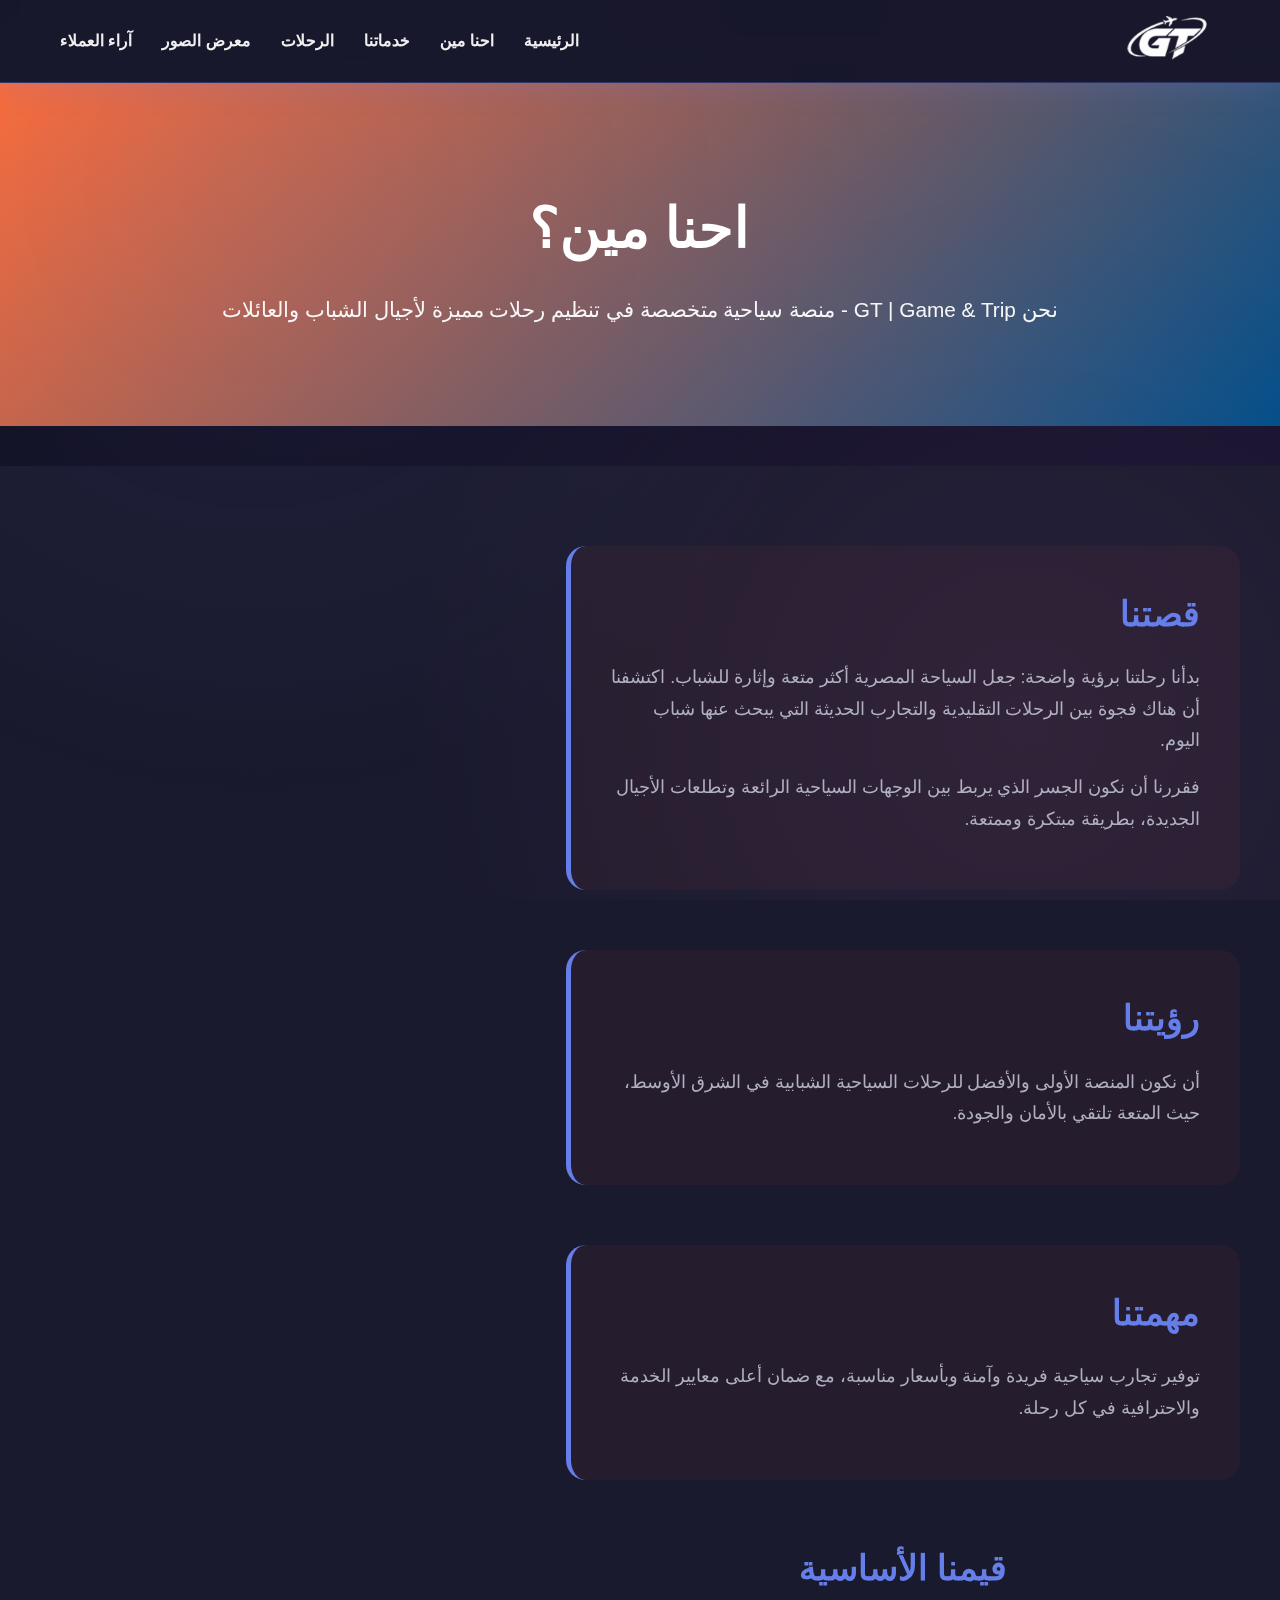
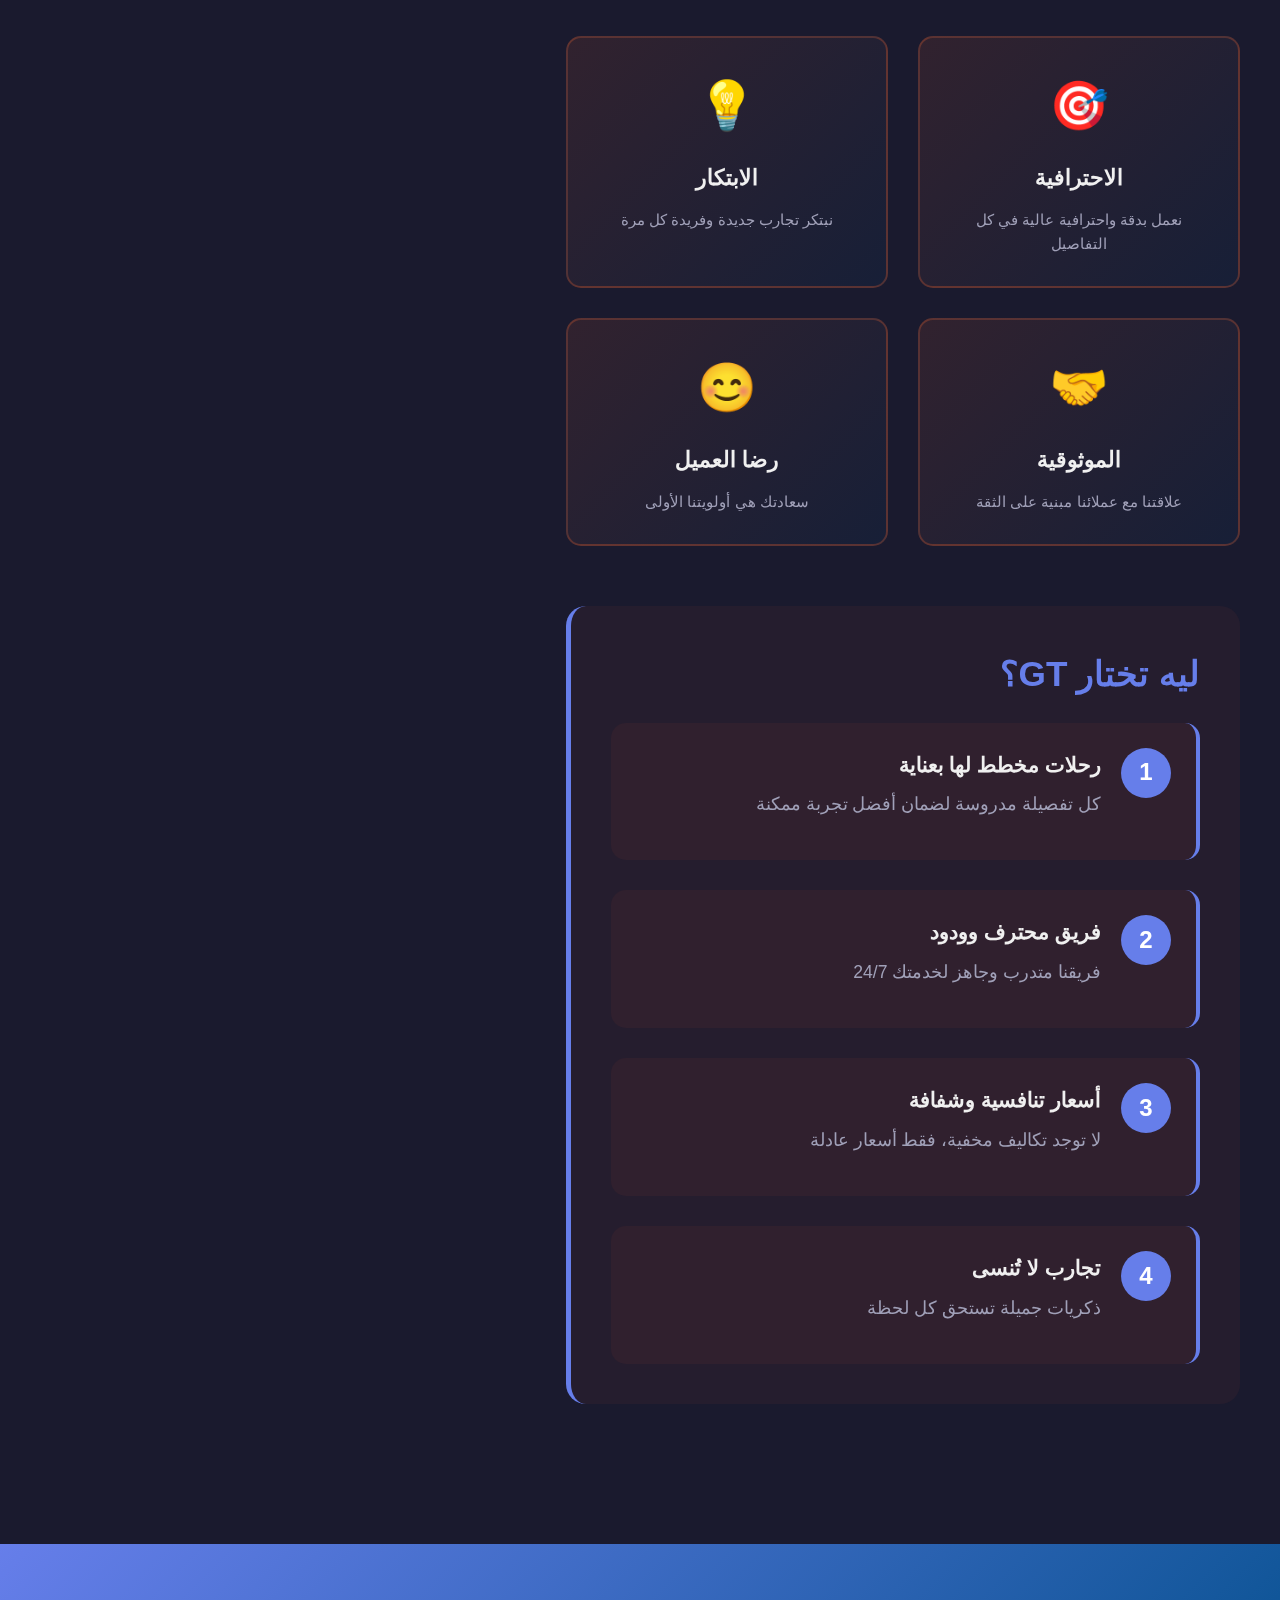
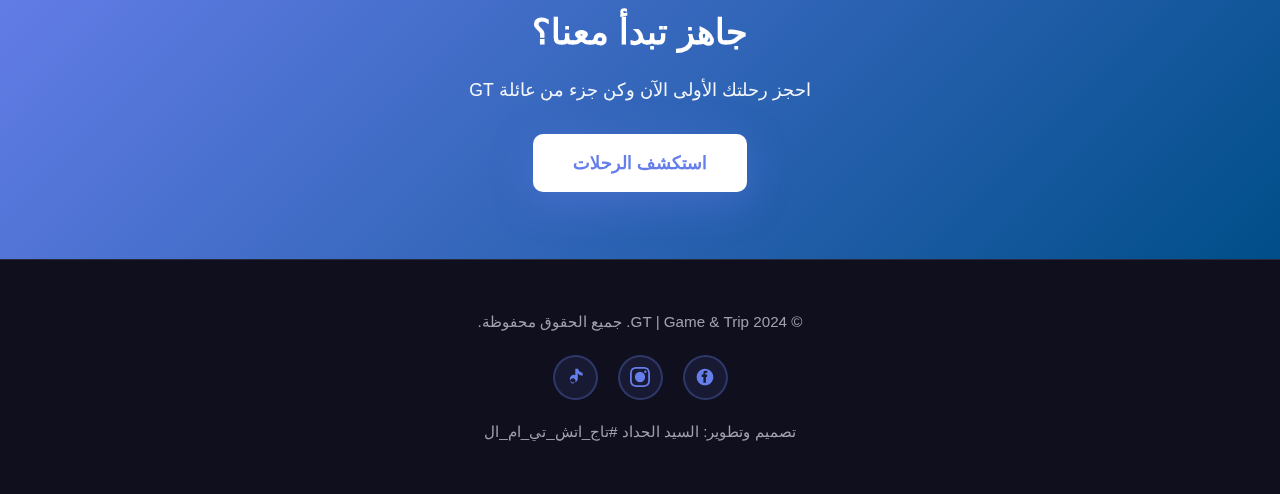
<file: about.html>
<!DOCTYPE html>
<html lang="ar" dir="rtl">
<head>
    <meta charset="UTF-8">
    <meta name="viewport" content="width=device-width, initial-scale=1.0">
    <meta name="description" content="GT | Game & Trip - احنا مين؟ تعرف على رؤيتنا ورسالتنا">
    <meta name="keywords" content="GT, Game Trip, عن الشركة, رحلات سياحية">
    
    <title>احنا مين - GT | Game & Trip 🚀</title>
    <link rel="stylesheet" href="/static/style.css">
    <link rel="manifest" href="/manifest.json">
    <meta name="theme-color" content="#1a1a2e">
</head>
<body>
    <!-- Loading Screen -->
    <div id="loader" class="loader">
        <div class="loader-content">
            <div class="spinner"></div>
            <p>جاري التحميل...</p>
        </div>
    </div>

    <!-- Navigation -->
    <nav class="navbar">
        <div class="container nav-container">
            <div class="logo">
                <img src="/assets/images/logo.png" alt="GT Logo" class="logo-img">
            </div>
            <div class="nav-links">
                <a href="/">الرئيسية</a>
                <a href="/about.html">احنا مين</a>
                <a href="/services.html">خدماتنا</a>
                <a href="/#trips">الرحلات</a>
                <a href="/#gallery">معرض الصور</a>
                <a href="/#testimonials">آراء العملاء</a>
            </div>
            <button class="mobile-menu-btn" onclick="toggleMobileMenu()">
                <span></span>
                <span></span>
                <span></span>
            </button>
        </div>
    </nav>

    <!-- About Hero Section -->
    <section class="about-hero">
        <div class="container">
            <h1>احنا مين؟</h1>
            <p>نحن GT | Game & Trip - منصة سياحية متخصصة في تنظيم رحلات مميزة لأجيال الشباب والعائلات</p>
        </div>
    </section>

    <!-- About Content -->
    <section class="about-content">
        <div class="container">
            <!-- Our Story -->
            <div class="about-section">
                <h2>قصتنا</h2>
                <p>بدأنا رحلتنا برؤية واضحة: جعل السياحة المصرية أكثر متعة وإثارة للشباب. اكتشفنا أن هناك فجوة بين الرحلات التقليدية والتجارب الحديثة التي يبحث عنها شباب اليوم.</p>
                <p>فقررنا أن نكون الجسر الذي يربط بين الوجهات السياحية الرائعة وتطلعات الأجيال الجديدة، بطريقة مبتكرة وممتعة.</p>
            </div>

            <!-- Our Vision -->
            <div class="about-section">
                <h2>رؤيتنا</h2>
                <p>أن نكون المنصة الأولى والأفضل للرحلات السياحية الشبابية في الشرق الأوسط، حيث المتعة تلتقي بالأمان والجودة.</p>
            </div>

            <!-- Our Mission -->
            <div class="about-section">
                <h2>مهمتنا</h2>
                <p>توفير تجارب سياحية فريدة وآمنة وبأسعار مناسبة، مع ضمان أعلى معايير الخدمة والاحترافية في كل رحلة.</p>
            </div>

            <!-- Our Values -->
            <div class="about-values">
                <h2>قيمنا الأساسية</h2>
                <div class="values-grid">
                    <div class="value-card">
                        <div class="value-icon">🎯</div>
                        <h3>الاحترافية</h3>
                        <p>نعمل بدقة واحترافية عالية في كل التفاصيل</p>
                    </div>
                    <div class="value-card">
                        <div class="value-icon">💡</div>
                        <h3>الابتكار</h3>
                        <p>نبتكر تجارب جديدة وفريدة كل مرة</p>
                    </div>
                    <div class="value-card">
                        <div class="value-icon">🤝</div>
                        <h3>الموثوقية</h3>
                        <p>علاقتنا مع عملائنا مبنية على الثقة</p>
                    </div>
                    <div class="value-card">
                        <div class="value-icon">😊</div>
                        <h3>رضا العميل</h3>
                        <p>سعادتك هي أولويتنا الأولى</p>
                    </div>
                </div>
            </div>

            <!-- Why Choose Us -->
            <div class="about-section">
                <h2>ليه تختار GT؟</h2>
                <div class="reasons-list">
                    <div class="reason-item">
                        <span class="reason-number">1</span>
                        <div>
                            <h4>رحلات مخطط لها بعناية</h4>
                            <p>كل تفصيلة مدروسة لضمان أفضل تجربة ممكنة</p>
                        </div>
                    </div>
                    <div class="reason-item">
                        <span class="reason-number">2</span>
                        <div>
                            <h4>فريق محترف وودود</h4>
                            <p>فريقنا متدرب وجاهز لخدمتك 24/7</p>
                        </div>
                    </div>
                    <div class="reason-item">
                        <span class="reason-number">3</span>
                        <div>
                            <h4>أسعار تنافسية وشفافة</h4>
                            <p>لا توجد تكاليف مخفية، فقط أسعار عادلة</p>
                        </div>
                    </div>
                    <div class="reason-item">
                        <span class="reason-number">4</span>
                        <div>
                            <h4>تجارب لا تُنسى</h4>
                            <p>ذكريات جميلة تستحق كل لحظة</p>
                        </div>
                    </div>
                </div>
            </div>
        </div>
    </section>

    <!-- CTA Section -->
    <section class="cta-section">
        <div class="container">
            <h2>جاهز تبدأ معنا؟</h2>
            <p>احجز رحلتك الأولى الآن وكن جزء من عائلة GT</p>
            <a href="/#trips" class="cta-btn">استكشف الرحلات</a>
        </div>
    </section>

    <!-- Footer -->
    <footer class="footer">
        <div class="container">
            <div class="footer-content">
                <p>&copy; 2024 GT | Game & Trip. جميع الحقوق محفوظة.</p>
                <div class="footer-social">
                    <a href="https://www.facebook.com/Gt.game.trip" target="_blank">
                        <svg xmlns="http://www.w3.org/2000/svg" width="24" height="24" viewBox="0 0 24 24" fill="currentColor">
                            <path d="M12 2C6.48 2 2 6.48 2 12s4.48 10 10 10 10-4.48 10-10S17.52 2 12 2zm3.7 10h-2.6v7h-3v-7H8V9h2.1V7.3c0-1.77.84-2.8 2.8-2.8.79 0 1.47.06 1.87.08v2.2h-1.3c-1 0-1.2.48-1.2 1.18V9h2.4l-.3 3z"/>
                        </svg>
                    </a>
                    <a href="https://www.instagram.com/Gt.game.trip" target="_blank">
                        <svg xmlns="http://www.w3.org/2000/svg" width="24" height="24" viewBox="0 0 24 24" fill="currentColor">
                            <path d="M12 2.163c3.204 0 3.584.012 4.85.07 3.252.148 4.771 1.691 4.919 4.919.058 1.265.069 1.645.069 4.849 0 3.205-.012 3.584-.069 4.849-.149 3.225-1.664 4.771-4.919 4.919-1.266.057-1.645.069-4.849.069-3.204 0-3.584-.012-4.849-.069-3.259-.149-4.771-1.699-4.919-4.92-.058-1.265-.07-1.644-.07-4.849 0-3.204.013-3.583.07-4.849.149-3.227 1.664-4.771 4.919-4.919 1.266-.057 1.645-.069 4.849-.069zm0-2.163c-3.259 0-3.667.014-4.947.072-4.358.2-6.78 2.618-6.98 6.98-.059 1.281-.073 1.689-.073 4.948 0 3.259.014 3.668.072 4.948.2 4.358 2.618 6.78 6.98 6.98 1.281.058 1.689.072 4.948.072 3.259 0 3.668-.014 4.948-.072 4.354-.2 6.782-2.618 6.979-6.98.059-1.28.073-1.689.073-4.948 0-3.259-.014-3.667-.072-4.947-.196-4.354-2.617-6.78-6.979-6.98-1.281-.059-1.69-.073-4.949-.073zM5.838 12a6.162 6.162 0 1 1 12.324 0 6.162 6.162 0 0 1-12.324 0zM12 16a4 4 0 1 1 0-8 4 4 0 0 1 0 8zm4.965-10.322a1.44 1.44 0 1 1 2.881.001 1.44 1.44 0 0 1-2.881-.001z"/>
                        </svg>
                    </a>
                    <a href="https://www.tiktok.com/@gt.game.trip" target="_blank">
                        <svg xmlns="http://www.w3.org/2000/svg" width="24" height="24" viewBox="0 0 24 24" fill="currentColor">
                            <path d="M19.59 6.69a4.83 4.83 0 0 1-3.77-4.25V2h-3.45v13.67a2.89 2.89 0 0 1-5.66 1.94 2.89 2.89 0 0 1 5.66-1.94V9.67a4.83 4.83 0 0 0-6.61 4.48 4.83 4.83 0 0 0 9.58.32V7.64a6.48 6.48 0 0 0 5.76 2.87v-3.6a4.82 4.82 0 0 1-.23-.14z"/>
                        </svg>
                    </a>
                </div>
            </div>
            <p class="designer-credit">تصميم وتطوير: السيد الحداد #تاج_اتش_تي_ام_ال</p>
        </div>
    </footer>

    <script src="/static/script.js"></script>
</body>
</html>
</file>
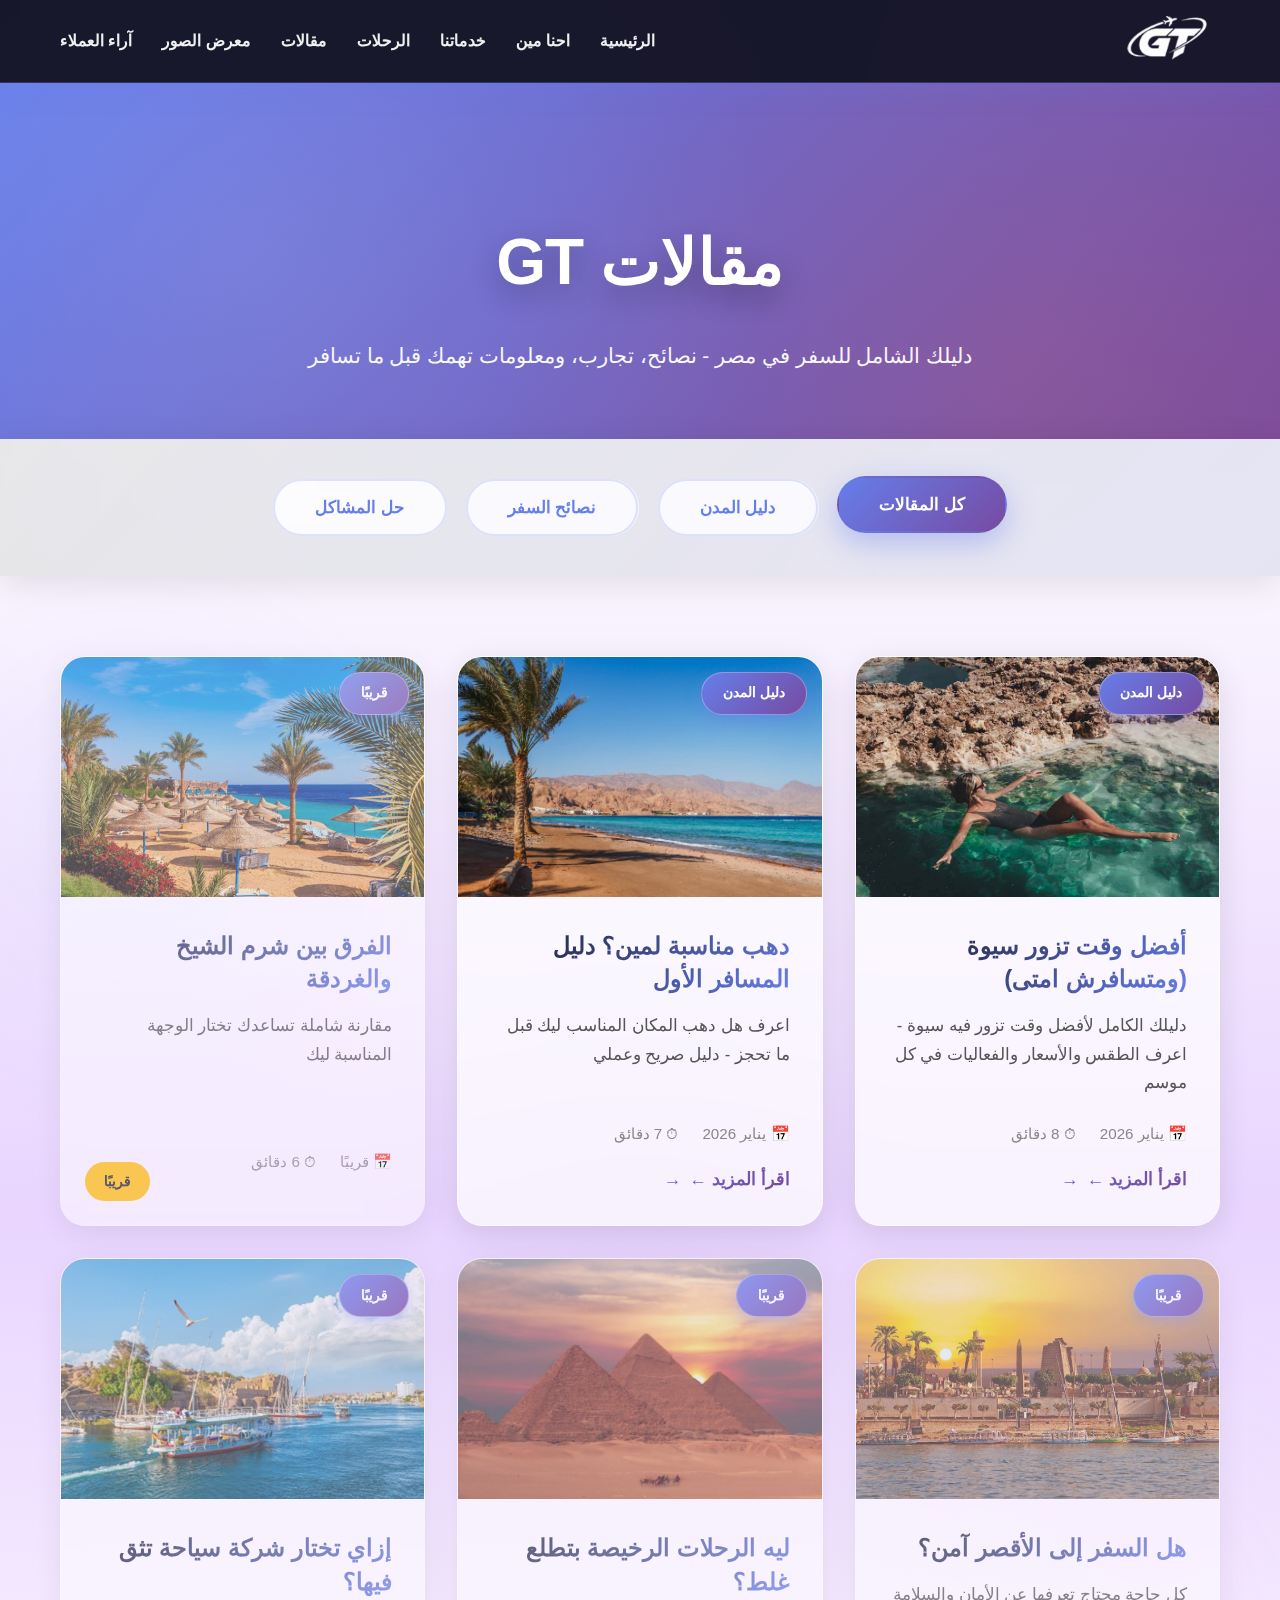
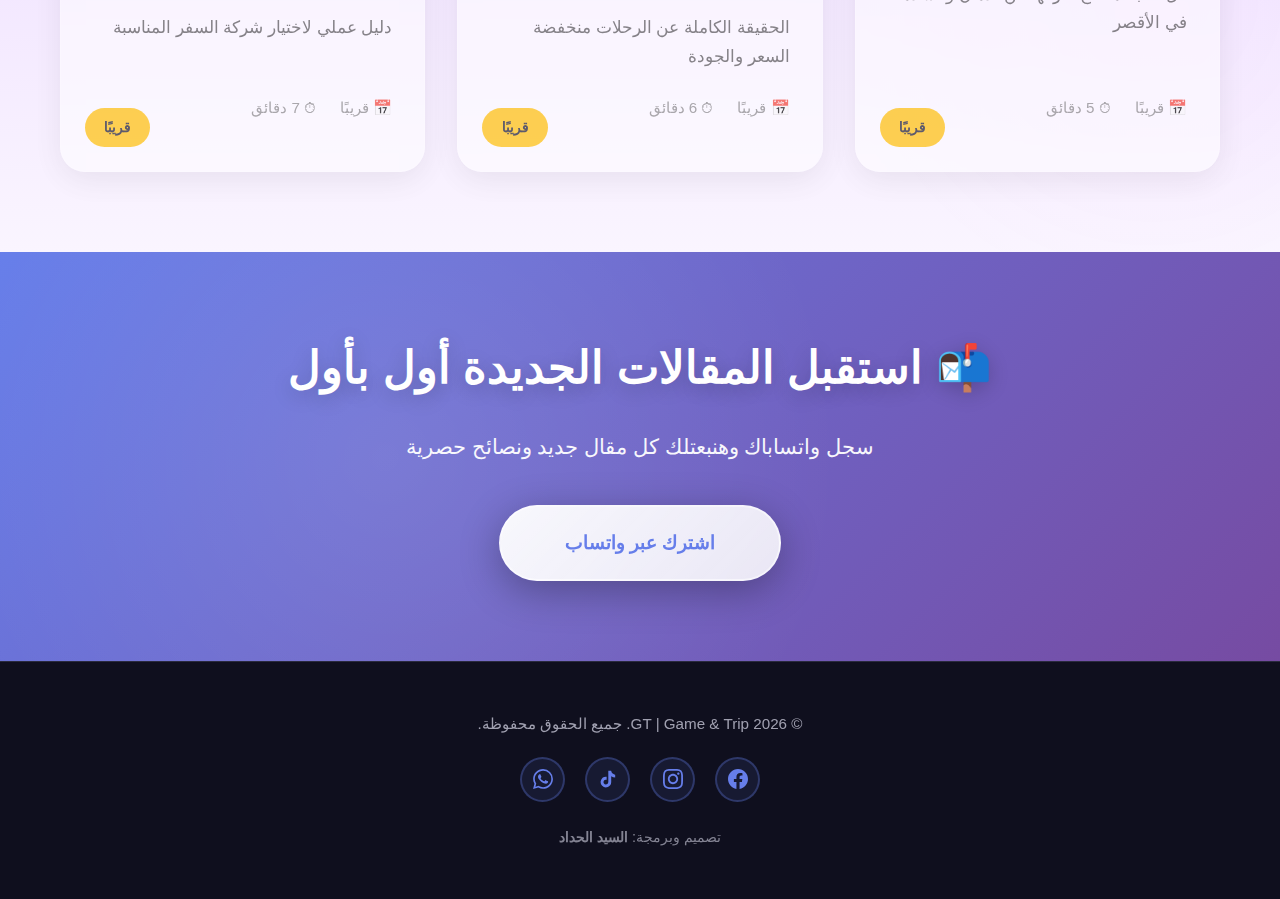
<file: blog.html>
<!DOCTYPE html>
<html lang="ar" dir="rtl">
<head>
    <meta charset="UTF-8">
    <meta name="viewport" content="width=device-width, initial-scale=1.0">
    <meta name="description" content="مقالات سياحية عن مصر - نصائح ودليل شامل لكل الوجهات السياحية المصرية">
    <meta name="keywords" content="مقالات سياحية، دليل السفر، نصائح السفر، السياحة في مصر">
    <title>المدونة - GT | Game & Trip</title>
    <link rel="stylesheet" href="/static/style.css">
    <link rel="stylesheet" href="/static/blog-styles.css">
</head>
<body>
    <!-- Navigation -->
    <nav class="navbar">
        <div class="container nav-container">
            <div class="logo">
                <img src="/assets/images/logo.png" alt="GT Logo" class="logo-img">
            </div>
            <div class="nav-links">
                <a href="/index.html">الرئيسية</a>
                <a href="/about.html">احنا مين</a>
                <a href="/services.html">خدماتنا</a>
                <a href="/index.html#trips">الرحلات</a>
                <a href="/blog.html">مقالات</a>
                <a href="/index.html#gallery">معرض الصور</a>
                <a href="/index.html#testimonials">آراء العملاء</a>
            </div>
            <button class="mobile-menu-btn" onclick="toggleMobileMenu()">
                <span></span>
                <span></span>
                <span></span>
            </button>
        </div>
    </nav>

    <!-- Blog Hero -->
    <section class="blog-hero">
        <div class="container">
            <h1>مقالات GT</h1>
            <p>دليلك الشامل للسفر في مصر - نصائح، تجارب، ومعلومات تهمك قبل ما تسافر</p>
        </div>
    </section>

    <!-- Blog Categories -->
    <section class="blog-categories">
        <div class="container">
            <div class="category-tabs">
                <button class="category-tab active" data-category="all">كل المقالات</button>
                <button class="category-tab" data-category="guides">دليل المدن</button>
                <button class="category-tab" data-category="tips">نصائح السفر</button>
                <button class="category-tab" data-category="problems">حل المشاكل</button>
            </div>
        </div>
    </section>

    <!-- Blog Grid -->
    <section class="blog-grid-section">
        <div class="container">
            <div class="blog-grid">
                <!-- Article 1: Siwa Best Time -->
                <article class="blog-card" data-category="guides">
                    <div class="blog-card-image">
                        <img src="/assets/images/siwa.jpg" alt="سيوة">
                        <span class="blog-category">دليل المدن</span>
                    </div>
                    <div class="blog-card-content">
                        <h3>أفضل وقت تزور سيوة (ومتسافرش امتى)</h3>
                        <p class="blog-excerpt">دليلك الكامل لأفضل وقت تزور فيه سيوة - اعرف الطقس والأسعار والفعاليات في كل موسم</p>
                        <div class="blog-meta">
                            <span>📅 يناير 2026</span>
                            <span>⏱ 8 دقائق</span>
                        </div>
                        <a href="/blog/siwa-best-time.html" class="blog-read-more">اقرأ المزيد ←</a>
                    </div>
                </article>

                <!-- Article 2: Dahab For Who -->
                <article class="blog-card" data-category="guides">
                    <div class="blog-card-image">
                        <img src="/assets/images/dahab.jpg" alt="دهب">
                        <span class="blog-category">دليل المدن</span>
                    </div>
                    <div class="blog-card-content">
                        <h3>دهب مناسبة لمين؟ دليل المسافر الأول</h3>
                        <p class="blog-excerpt">اعرف هل دهب المكان المناسب ليك قبل ما تحجز - دليل صريح وعملي</p>
                        <div class="blog-meta">
                            <span>📅 يناير 2026</span>
                            <span>⏱ 7 دقائق</span>
                        </div>
                        <a href="/blog/dahab-for-who.html" class="blog-read-more">اقرأ المزيد ←</a>
                    </div>
                </article>

                <!-- Placeholder for more articles -->
                <article class="blog-card coming-soon" data-category="guides">
                    <div class="blog-card-image">
                        <img src="/assets/images/sharm.jpg" alt="شرم والغردقة">
                        <span class="blog-category">قريبًا</span>
                    </div>
                    <div class="blog-card-content">
                        <h3>الفرق بين شرم الشيخ والغردقة</h3>
                        <p class="blog-excerpt">مقارنة شاملة تساعدك تختار الوجهة المناسبة ليك</p>
                        <div class="blog-meta">
                            <span>📅 قريبًا</span>
                            <span>⏱ 6 دقائق</span>
                        </div>
                        <span class="blog-coming-soon-badge">قريبًا</span>
                    </div>
                </article>

                <article class="blog-card coming-soon" data-category="tips">
                    <div class="blog-card-image">
                        <img src="/assets/images/luxor.jpeg" alt="الأقصر">
                        <span class="blog-category">قريبًا</span>
                    </div>
                    <div class="blog-card-content">
                        <h3>هل السفر إلى الأقصر آمن؟</h3>
                        <p class="blog-excerpt">كل حاجة محتاج تعرفها عن الأمان والسلامة في الأقصر</p>
                        <div class="blog-meta">
                            <span>📅 قريبًا</span>
                            <span>⏱ 5 دقائق</span>
                        </div>
                        <span class="blog-coming-soon-badge">قريبًا</span>
                    </div>
                </article>

                <article class="blog-card coming-soon" data-category="problems">
                    <div class="blog-card-image">
                        <img src="/assets/images/cairo.jpg" alt="نصائح السفر">
                        <span class="blog-category">قريبًا</span>
                    </div>
                    <div class="blog-card-content">
                        <h3>ليه الرحلات الرخيصة بتطلع غلط؟</h3>
                        <p class="blog-excerpt">الحقيقة الكاملة عن الرحلات منخفضة السعر والجودة</p>
                        <div class="blog-meta">
                            <span>📅 قريبًا</span>
                            <span>⏱ 6 دقائق</span>
                        </div>
                        <span class="blog-coming-soon-badge">قريبًا</span>
                    </div>
                </article>

                <article class="blog-card coming-soon" data-category="problems">
                    <div class="blog-card-image">
                        <img src="/assets/images/aswan.jpeg" alt="اختيار شركة سياحة">
                        <span class="blog-category">قريبًا</span>
                    </div>
                    <div class="blog-card-content">
                        <h3>إزاي تختار شركة سياحة تثق فيها؟</h3>
                        <p class="blog-excerpt">دليل عملي لاختيار شركة السفر المناسبة</p>
                        <div class="blog-meta">
                            <span>📅 قريبًا</span>
                            <span>⏱ 7 دقائق</span>
                        </div>
                        <span class="blog-coming-soon-badge">قريبًا</span>
                    </div>
                </article>
            </div>
        </div>
    </section>

    <!-- Newsletter Section -->
    <section class="newsletter-section">
        <div class="container">
            <div class="newsletter-box">
                <h2>📬 استقبل المقالات الجديدة أول بأول</h2>
                <p>سجل واتساباك وهنبعتلك كل مقال جديد ونصائح حصرية</p>
                <a href="https://wa.me/2001121256123?text=عايز%20اشترك%20في%20المدونة" class="newsletter-btn" target="_blank">
                    اشترك عبر واتساب
                </a>
            </div>
        </div>
    </section>

    <!-- Footer -->
    <footer class="footer">
        <div class="container">
            <p>&copy; 2026 GT | Game & Trip. جميع الحقوق محفوظة.</p>
            <div class="footer-social">
                <a href="https://www.facebook.com/Gt.game.trip" target="_blank" aria-label="Facebook">
                    <svg width="18" height="18" viewBox="0 0 24 24" fill="currentColor">
                        <path d="M24 12.073c0-6.627-5.373-12-12-12s-12 5.373-12 12c0 5.99 4.388 10.954 10.125 11.854v-8.385H7.078v-3.47h3.047V9.43c0-3.007 1.792-4.669 4.533-4.669 1.312 0 2.686.235 2.686.235v2.953H15.83c-1.491 0-1.956.925-1.956 1.874v2.25h3.328l-.532 3.47h-2.796v8.385C19.612 23.027 24 18.062 24 12.073z"/>
                    </svg>
                </a>
                <a href="https://www.instagram.com/Gt.game.trip/" target="_blank" aria-label="Instagram">
                    <svg width="18" height="18" viewBox="0 0 24 24" fill="currentColor">
                        <path d="M12 2.163c3.204 0 3.584.012 4.85.07 3.252.148 4.771 1.691 4.919 4.919.058 1.265.069 1.645.069 4.849 0 3.205-.012 3.584-.069 4.849-.149 3.225-1.664 4.771-4.919 4.919-1.266.058-1.644.07-4.85.07-3.204 0-3.584-.012-4.849-.07-3.26-.149-4.771-1.699-4.919-4.92-.058-1.265-.07-1.644-.07-4.849 0-3.204.013-3.583.07-4.849.149-3.227 1.664-4.771 4.919-4.919 1.266-.057 1.645-.069 4.849-.069zm0-2.163c-3.259 0-3.667.014-4.947.072-4.358.2-6.78 2.618-6.98 6.98-.059 1.281-.073 1.689-.073 4.948 0 3.259.014 3.668.072 4.948.2 4.358 2.618 6.78 6.98 6.98 1.281.058 1.689.072 4.948.072 3.259 0 3.668-.014 4.948-.072 4.354-.2 6.782-2.618 6.979-6.98.059-1.28.073-1.689.073-4.948 0-3.259-.014-3.667-.072-4.947-.196-4.354-2.617-6.78-6.979-6.98-1.281-.059-1.69-.073-4.949-.073zm0 5.838c-3.403 0-6.162 2.759-6.162 6.162s2.759 6.163 6.162 6.163 6.162-2.759 6.162-6.163c0-3.403-2.759-6.162-6.162-6.162zm0 10.162c-2.209 0-4-1.79-4-4 0-2.209 1.791-4 4-4s4 1.791 4 4c0 2.21-1.791 4-4 4zm6.406-11.845c-.796 0-1.441.645-1.441 1.44s.645 1.44 1.441 1.44c.795 0 1.439-.645 1.439-1.44s-.644-1.44-1.439-1.44z"/>
                    </svg>
                </a>
                <a href="https://www.tiktok.com/@gt.game.trip" target="_blank" aria-label="TikTok">
                    <svg width="18" height="18" viewBox="0 0 24 24" fill="currentColor">
                        <path d="M19.59 6.69a4.83 4.83 0 0 1-3.77-4.25V2h-3.45v13.67a2.89 2.89 0 0 1-5.2 1.74 2.89 2.89 0 0 1 2.31-4.64 2.93 2.93 0 0 1 .88.13V9.4a6.84 6.84 0 0 0-1-.05A6.33 6.33 0 0 0 5 20.1a6.34 6.34 0 0 0 10.86-4.43v-7a8.16 8.16 0 0 0 4.77 1.52v-3.4a4.85 4.85 0 0 1-1-.1z"/>
                    </svg>
                </a>
                <a href="https://wa.me/2001121256123" target="_blank" aria-label="WhatsApp">
                    <svg width="18" height="18" viewBox="0 0 24 24" fill="currentColor">
                        <path d="M17.472 14.382c-.297-.149-1.758-.867-2.03-.967-.273-.099-.471-.148-.67.15-.197.297-.767.966-.94 1.164-.173.199-.347.223-.644.075-.297-.15-1.255-.463-2.39-1.475-.883-.788-1.48-1.761-1.653-2.059-.173-.297-.018-.458.13-.606.134-.133.298-.347.446-.52.149-.174.198-.298.298-.497.099-.198.05-.371-.025-.52-.075-.149-.669-1.612-.916-2.207-.242-.579-.487-.5-.669-.51-.173-.008-.371-.01-.57-.01-.198 0-.52.074-.792.372-.272.297-1.04 1.016-1.04 2.479 0 1.462 1.065 2.875 1.213 3.074.149.198 2.096 3.2 5.077 4.487.709.306 1.262.489 1.694.625.712.227 1.36.195 1.871.118.571-.085 1.758-.719 2.006-1.413.248-.694.248-1.289.173-1.413-.074-.124-.272-.198-.57-.347m-5.421 7.403h-.004a9.87 9.87 0 01-5.031-1.378l-.361-.214-3.741.982.998-3.648-.235-.374a9.86 9.86 0 01-1.51-5.26c.001-5.45 4.436-9.884 9.888-9.884 2.64 0 5.122 1.03 6.988 2.898a9.825 9.825 0 012.893 6.994c-.003 5.45-4.437 9.884-9.885 9.884m8.413-18.297A11.815 11.815 0 0012.05 0C5.495 0 .16 5.335.157 11.892c0 2.096.547 4.142 1.588 5.945L.057 24l6.305-1.654a11.882 11.882 0 005.683 1.448h.005c6.554 0 11.89-5.335 11.893-11.893a11.821 11.821 0 00-3.48-8.413z"/>
                    </svg>
                </a>
            </div>
            <p style="font-size: 0.9rem; margin-top: 1.5rem; opacity: 0.8;">
                تصميم وبرمجة: <strong>السيد الحداد</strong>
            </p>
        </div>
    </footer>

    <script src="/static/script.js"></script>
    <script>
        // Category filter
        const categoryTabs = document.querySelectorAll('.category-tab');
        const blogCards = document.querySelectorAll('.blog-card');

        categoryTabs.forEach(tab => {
            tab.addEventListener('click', () => {
                const category = tab.dataset.category;
                
                // Update active tab
                categoryTabs.forEach(t => t.classList.remove('active'));
                tab.classList.add('active');
                
                // Filter cards
                blogCards.forEach(card => {
                    if (category === 'all' || card.dataset.category === category) {
                        card.style.display = 'block';
                    } else {
                        card.style.display = 'none';
                    }
                });
            });
        });
    </script>
</body>
</html>
</file>
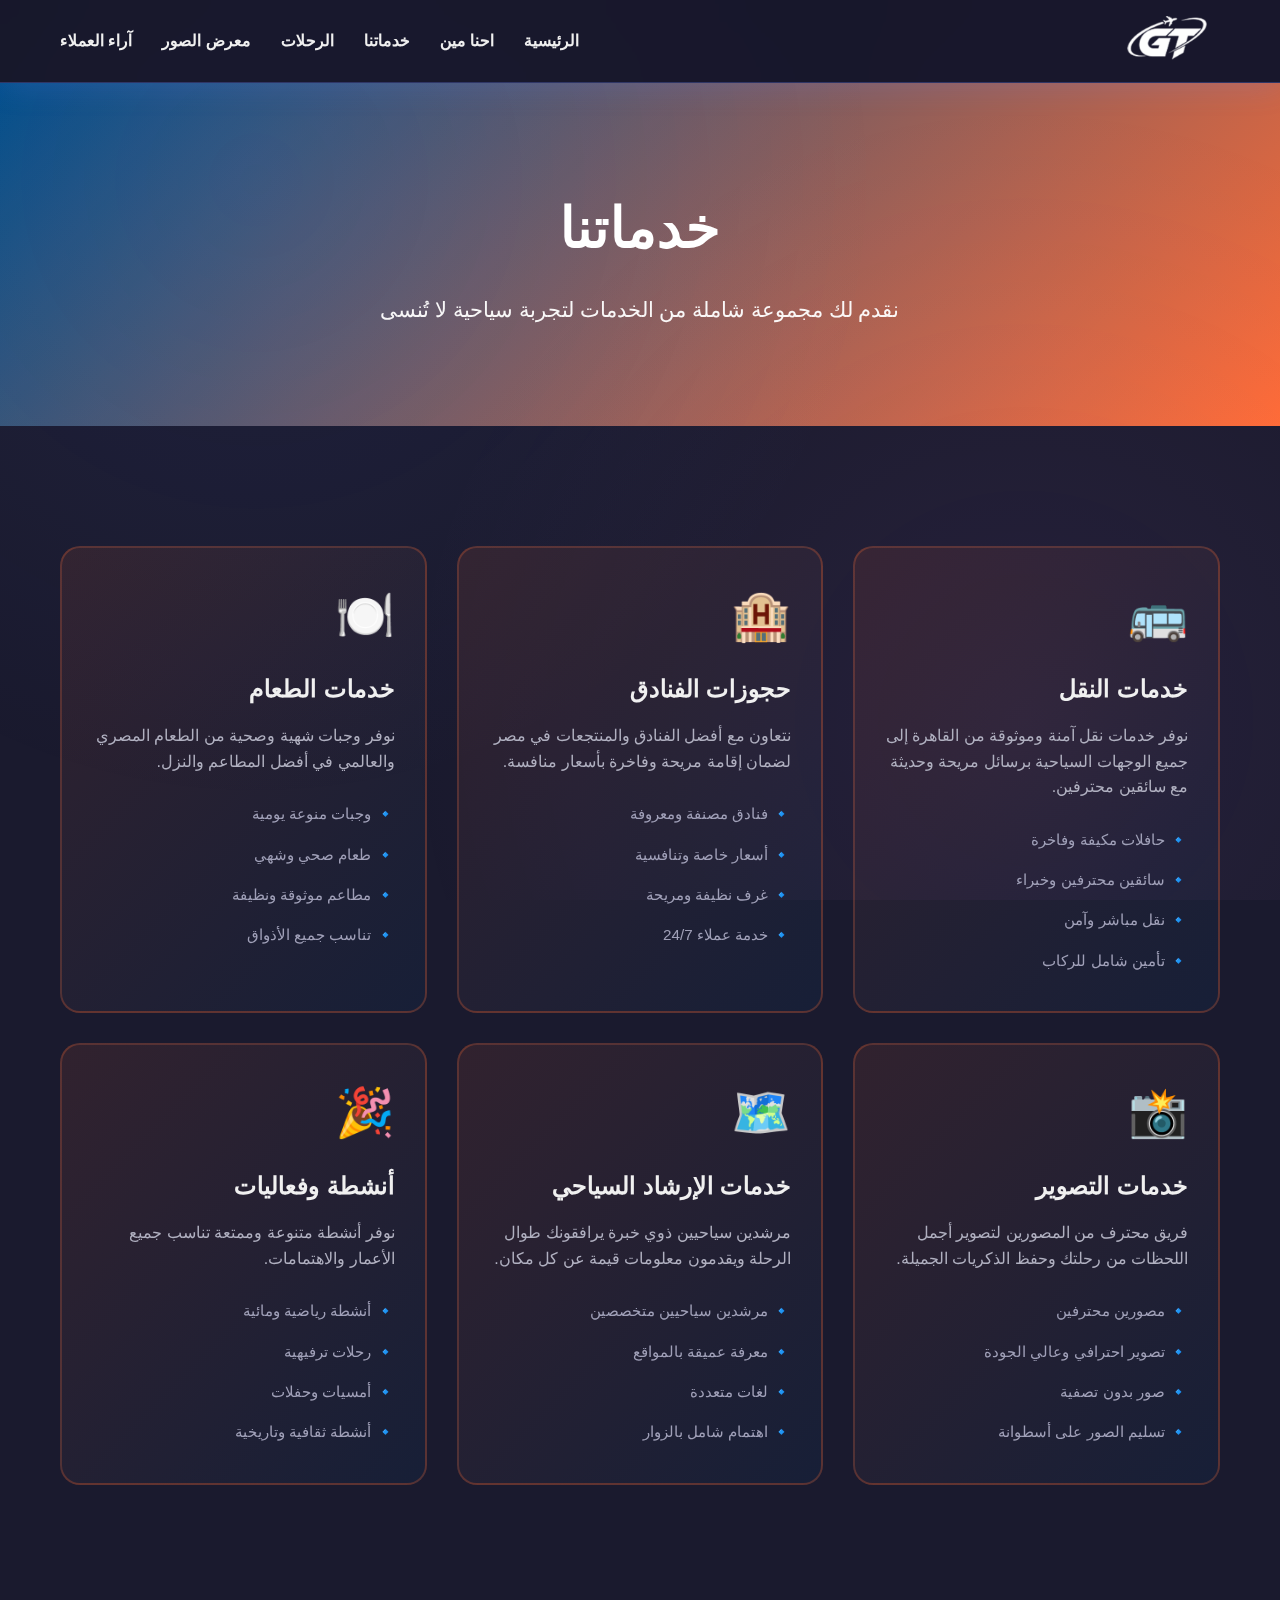
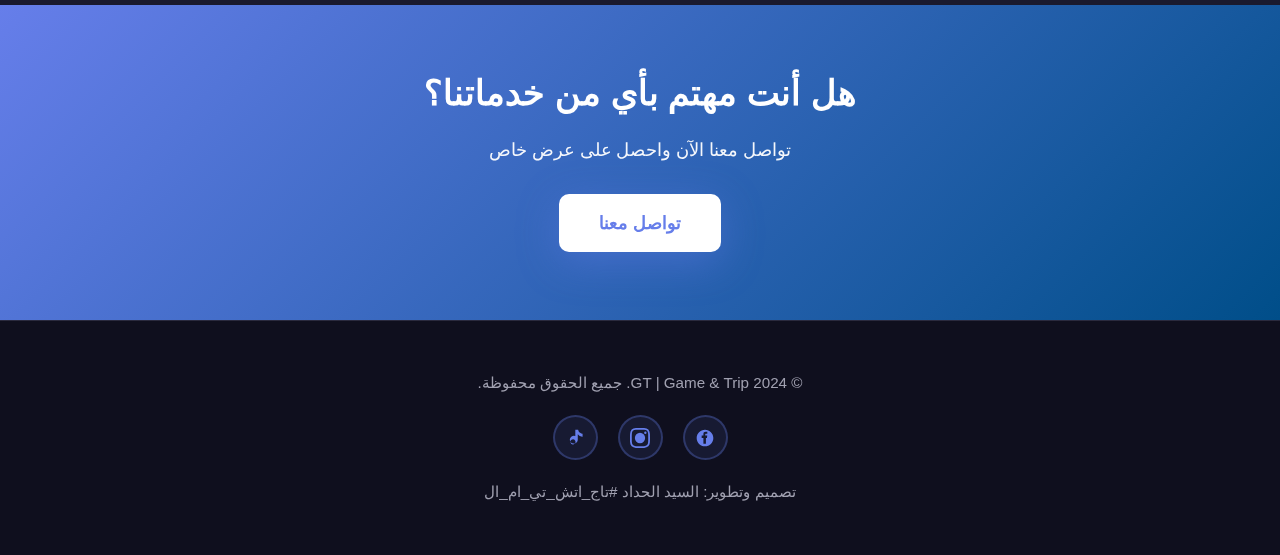
<file: services.html>
<!DOCTYPE html>
<html lang="ar" dir="rtl">
<head>
    <meta charset="UTF-8">
    <meta name="viewport" content="width=device-width, initial-scale=1.0">
    <meta name="description" content="GT | Game & Trip - خدماتنا الشاملة للرحلات السياحية">
    <meta name="keywords" content="خدمات سياحية, رحلات, حجوزات, GT">
    
    <title>خدماتنا - GT | Game & Trip 🚀</title>
    <link rel="stylesheet" href="/static/style.css">
    <link rel="manifest" href="/manifest.json">
    <meta name="theme-color" content="#1a1a2e">
</head>
<body>
    <!-- Loading Screen -->
    <div id="loader" class="loader">
        <div class="loader-content">
            <div class="spinner"></div>
            <p>جاري التحميل...</p>
        </div>
    </div>

    <!-- Navigation -->
    <nav class="navbar">
        <div class="container nav-container">
            <div class="logo">
                <img src="/assets/images/logo.png" alt="GT Logo" class="logo-img">
            </div>
            <div class="nav-links">
                <a href="/">الرئيسية</a>
                <a href="/about.html">احنا مين</a>
                <a href="/services.html">خدماتنا</a>
                <a href="/#trips">الرحلات</a>
                <a href="/#gallery">معرض الصور</a>
                <a href="/#testimonials">آراء العملاء</a>
            </div>
            <button class="mobile-menu-btn" onclick="toggleMobileMenu()">
                <span></span>
                <span></span>
                <span></span>
            </button>
        </div>
    </nav>

    <!-- Services Hero Section -->
    <section class="services-hero">
        <div class="container">
            <h1>خدماتنا</h1>
            <p>نقدم لك مجموعة شاملة من الخدمات لتجربة سياحية لا تُنسى</p>
        </div>
    </section>

    <!-- All Services -->
    <section class="services-section">
        <div class="container">
            <div class="services-grid">
                <div class="service-card-detailed">
                    <div class="service-icon">🚌</div>
                    <h3>خدمات النقل</h3>
                    <p>نوفر خدمات نقل آمنة وموثوقة من القاهرة إلى جميع الوجهات السياحية برسائل مريحة وحديثة مع سائقين محترفين.</p>
                    <ul class="service-features">
                        <li>🔹 حافلات مكيفة وفاخرة</li>
                        <li>🔹 سائقين محترفين وخبراء</li>
                        <li>🔹 نقل مباشر وآمن</li>
                        <li>🔹 تأمين شامل للركاب</li>
                    </ul>
                </div>

                <div class="service-card-detailed">
                    <div class="service-icon">🏨</div>
                    <h3>حجوزات الفنادق</h3>
                    <p>نتعاون مع أفضل الفنادق والمنتجعات في مصر لضمان إقامة مريحة وفاخرة بأسعار منافسة.</p>
                    <ul class="service-features">
                        <li>🔹 فنادق مصنفة ومعروفة</li>
                        <li>🔹 أسعار خاصة وتنافسية</li>
                        <li>🔹 غرف نظيفة ومريحة</li>
                        <li>🔹 خدمة عملاء 24/7</li>
                    </ul>
                </div>

                <div class="service-card-detailed">
                    <div class="service-icon">🍽️</div>
                    <h3>خدمات الطعام</h3>
                    <p>نوفر وجبات شهية وصحية من الطعام المصري والعالمي في أفضل المطاعم والنزل.</p>
                    <ul class="service-features">
                        <li>🔹 وجبات منوعة يومية</li>
                        <li>🔹 طعام صحي وشهي</li>
                        <li>🔹 مطاعم موثوقة ونظيفة</li>
                        <li>🔹 تناسب جميع الأذواق</li>
                    </ul>
                </div>

                <div class="service-card-detailed">
                    <div class="service-icon">📸</div>
                    <h3>خدمات التصوير</h3>
                    <p>فريق محترف من المصورين لتصوير أجمل اللحظات من رحلتك وحفظ الذكريات الجميلة.</p>
                    <ul class="service-features">
                        <li>🔹 مصورين محترفين</li>
                        <li>🔹 تصوير احترافي وعالي الجودة</li>
                        <li>🔹 صور بدون تصفية</li>
                        <li>🔹 تسليم الصور على أسطوانة</li>
                    </ul>
                </div>

                <div class="service-card-detailed">
                    <div class="service-icon">🗺️</div>
                    <h3>خدمات الإرشاد السياحي</h3>
                    <p>مرشدين سياحيين ذوي خبرة يرافقونك طوال الرحلة ويقدمون معلومات قيمة عن كل مكان.</p>
                    <ul class="service-features">
                        <li>🔹 مرشدين سياحيين متخصصين</li>
                        <li>🔹 معرفة عميقة بالمواقع</li>
                        <li>🔹 لغات متعددة</li>
                        <li>🔹 اهتمام شامل بالزوار</li>
                    </ul>
                </div>

                <div class="service-card-detailed">
                    <div class="service-icon">🎉</div>
                    <h3>أنشطة وفعاليات</h3>
                    <p>نوفر أنشطة متنوعة وممتعة تناسب جميع الأعمار والاهتمامات.</p>
                    <ul class="service-features">
                        <li>🔹 أنشطة رياضية ومائية</li>
                        <li>🔹 رحلات ترفيهية</li>
                        <li>🔹 أمسيات وحفلات</li>
                        <li>🔹 أنشطة ثقافية وتاريخية</li>
                    </ul>
                </div>
            </div>
        </div>
    </section>

    <!-- CTA Section -->
    <section class="cta-section">
        <div class="container">
            <h2>هل أنت مهتم بأي من خدماتنا؟</h2>
            <p>تواصل معنا الآن واحصل على عرض خاص</p>
            <a href="/#contact" class="cta-btn">تواصل معنا</a>
        </div>
    </section>

    <!-- Footer -->
    <footer class="footer">
        <div class="container">
            <div class="footer-content">
                <p>&copy; 2024 GT | Game & Trip. جميع الحقوق محفوظة.</p>
                <div class="footer-social">
                    <a href="https://www.facebook.com/Gt.game.trip" target="_blank">
                        <svg xmlns="http://www.w3.org/2000/svg" width="24" height="24" viewBox="0 0 24 24" fill="currentColor">
                            <path d="M12 2C6.48 2 2 6.48 2 12s4.48 10 10 10 10-4.48 10-10S17.52 2 12 2zm3.7 10h-2.6v7h-3v-7H8V9h2.1V7.3c0-1.77.84-2.8 2.8-2.8.79 0 1.47.06 1.87.08v2.2h-1.3c-1 0-1.2.48-1.2 1.18V9h2.4l-.3 3z"/>
                        </svg>
                    </a>
                    <a href="https://www.instagram.com/Gt.game.trip" target="_blank">
                        <svg xmlns="http://www.w3.org/2000/svg" width="24" height="24" viewBox="0 0 24 24" fill="currentColor">
                            <path d="M12 2.163c3.204 0 3.584.012 4.85.07 3.252.148 4.771 1.691 4.919 4.919.058 1.265.069 1.645.069 4.849 0 3.205-.012 3.584-.069 4.849-.149 3.225-1.664 4.771-4.919 4.919-1.266.057-1.645.069-4.849.069-3.204 0-3.584-.012-4.849-.069-3.259-.149-4.771-1.699-4.919-4.92-.058-1.265-.07-1.644-.07-4.849 0-3.204.013-3.583.07-4.849.149-3.227 1.664-4.771 4.919-4.919 1.266-.057 1.645-.069 4.849-.069zm0-2.163c-3.259 0-3.667.014-4.947.072-4.358.2-6.78 2.618-6.98 6.98-.059 1.281-.073 1.689-.073 4.948 0 3.259.014 3.668.072 4.948.2 4.358 2.618 6.78 6.98 6.98 1.281.058 1.689.072 4.948.072 3.259 0 3.668-.014 4.948-.072 4.354-.2 6.782-2.618 6.979-6.98.059-1.28.073-1.689.073-4.948 0-3.259-.014-3.667-.072-4.947-.196-4.354-2.617-6.78-6.979-6.98-1.281-.059-1.69-.073-4.949-.073zM5.838 12a6.162 6.162 0 1 1 12.324 0 6.162 6.162 0 0 1-12.324 0zM12 16a4 4 0 1 1 0-8 4 4 0 0 1 0 8zm4.965-10.322a1.44 1.44 0 1 1 2.881.001 1.44 1.44 0 0 1-2.881-.001z"/>
                        </svg>
                    </a>
                    <a href="https://www.tiktok.com/@gt.game.trip" target="_blank">
                        <svg xmlns="http://www.w3.org/2000/svg" width="24" height="24" viewBox="0 0 24 24" fill="currentColor">
                            <path d="M19.59 6.69a4.83 4.83 0 0 1-3.77-4.25V2h-3.45v13.67a2.89 2.89 0 0 1-5.66 1.94 2.89 2.89 0 0 1 5.66-1.94V9.67a4.83 4.83 0 0 0-6.61 4.48 4.83 4.83 0 0 0 9.58.32V7.64a6.48 6.48 0 0 0 5.76 2.87v-3.6a4.82 4.82 0 0 1-.23-.14z"/>
                        </svg>
                    </a>
                </div>
            </div>
            <p class="designer-credit">تصميم وتطوير: السيد الحداد #تاج_اتش_تي_ام_ال</p>
        </div>
    </footer>

    <script src="/static/script.js"></script>
</body>
</html>
</file>
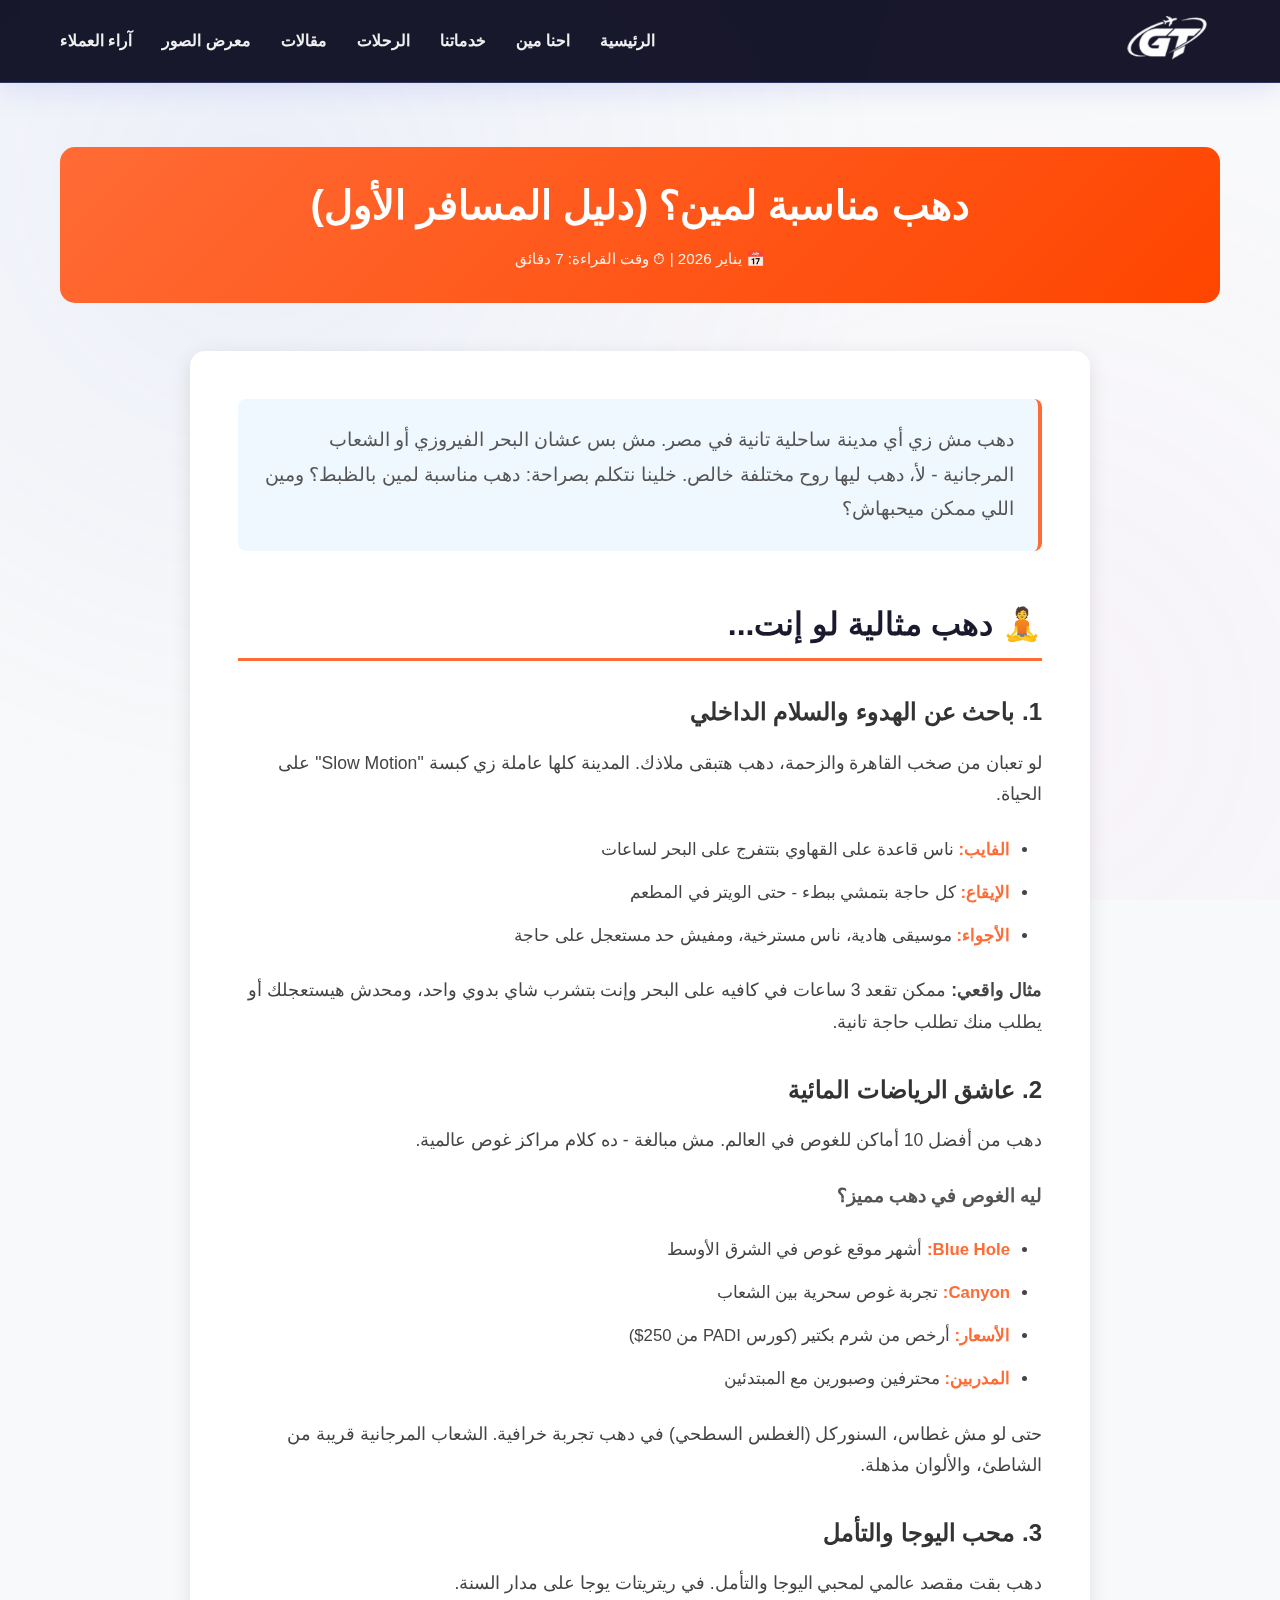
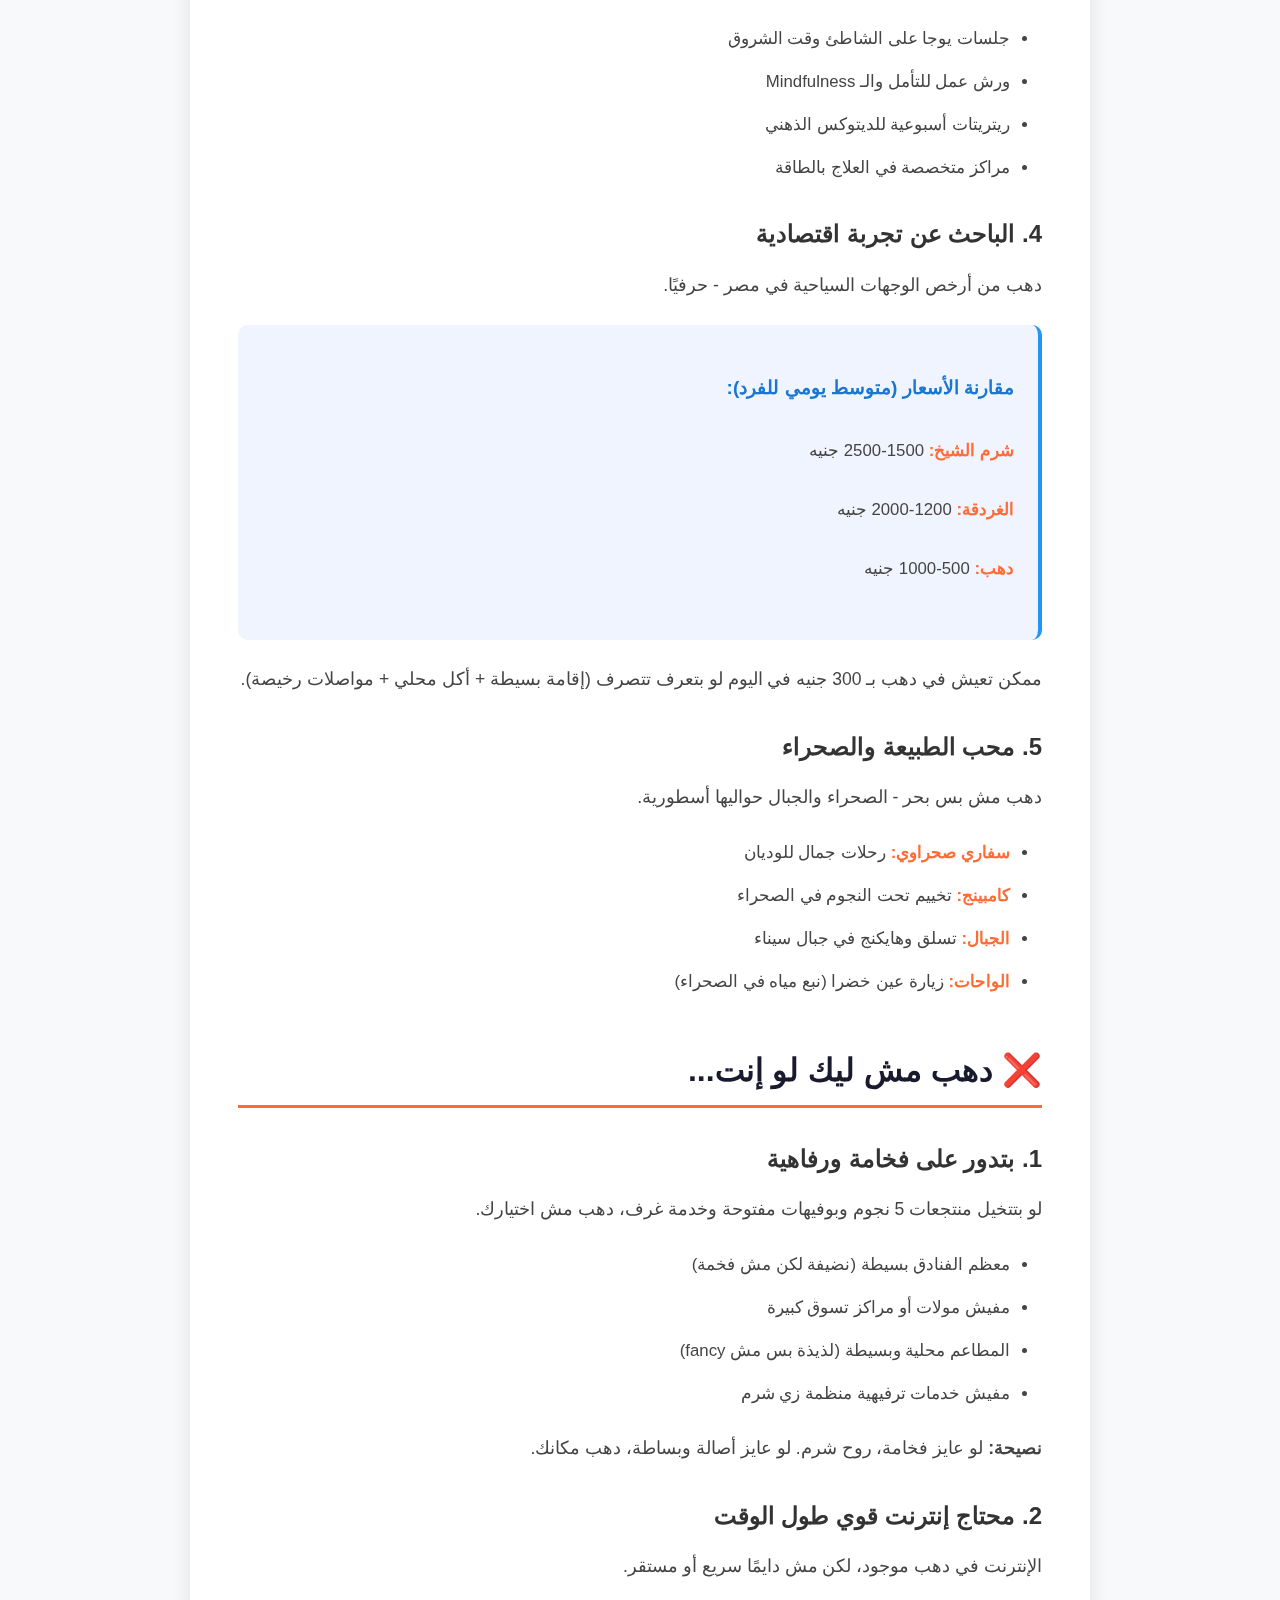
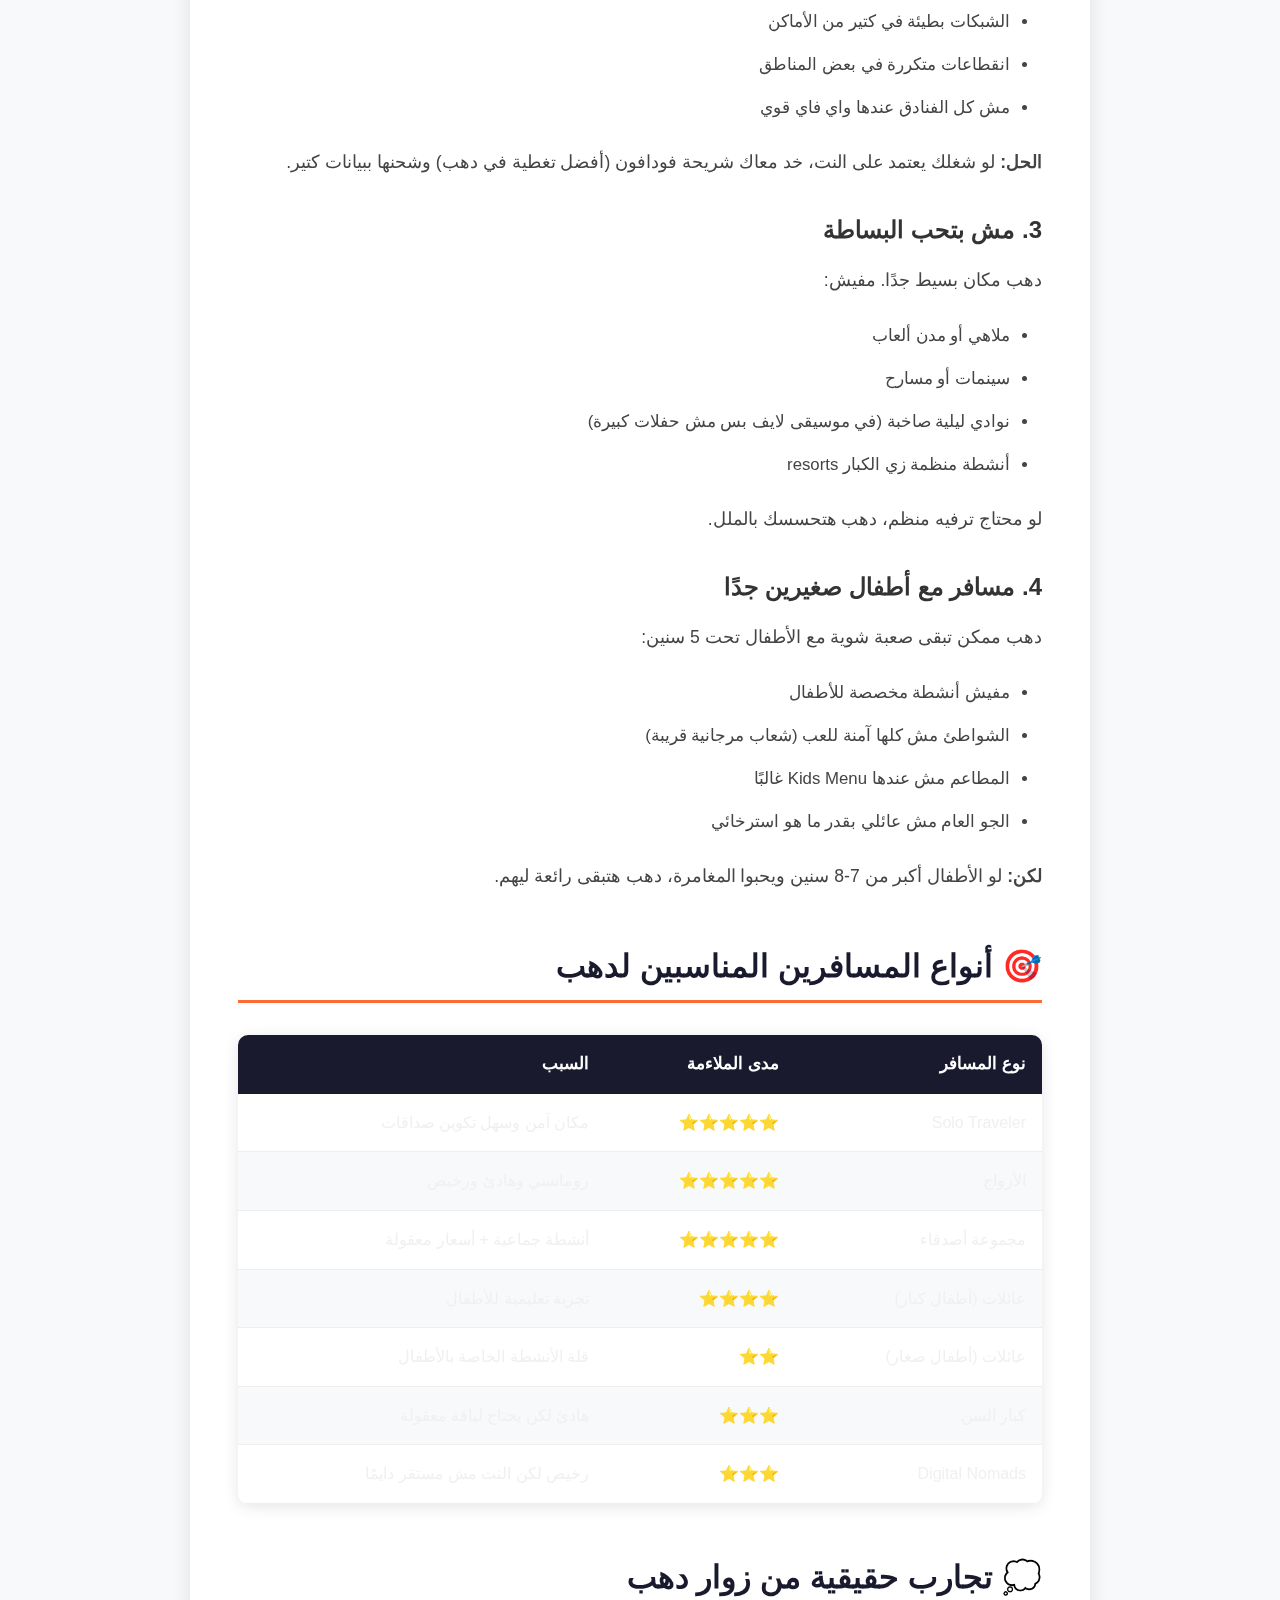
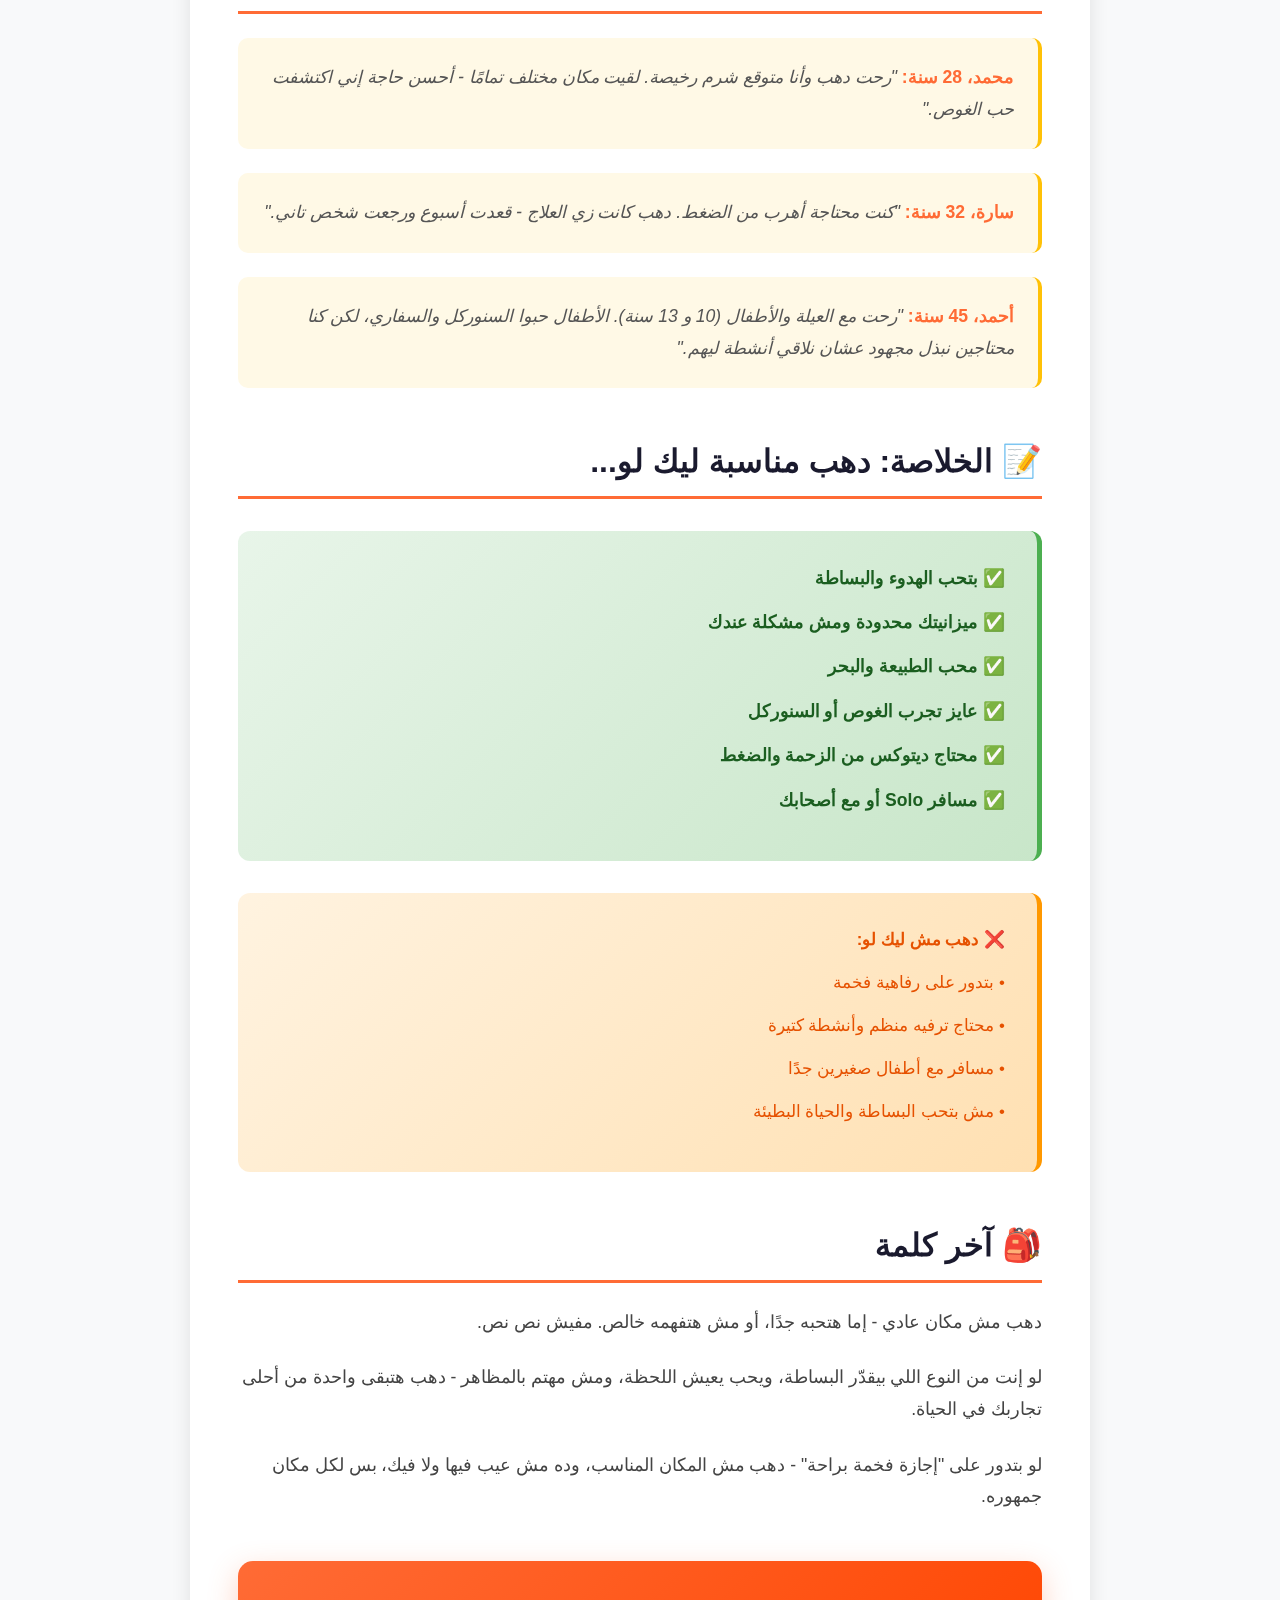
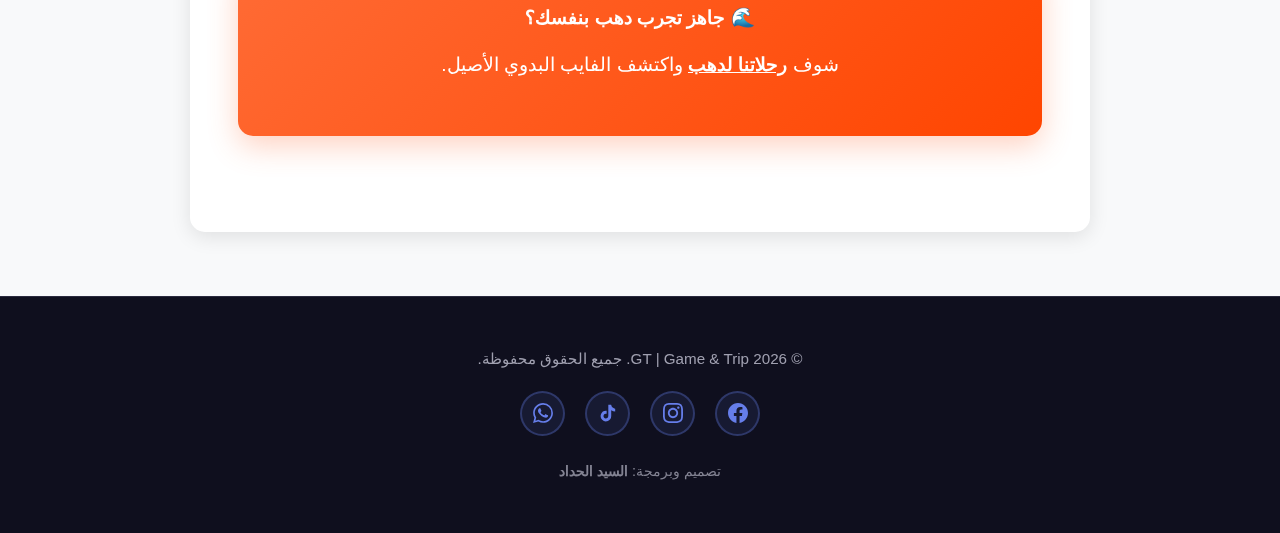
<file: blog/dahab-for-who.html>
<!DOCTYPE html>
<html lang="ar" dir="rtl">
<head>
    <meta charset="UTF-8">
    <meta name="viewport" content="width=device-width, initial-scale=1.0">
    <meta name="description" content="دهب مناسبة لمين؟ دليل شامل للمسافر الأول - اعرف هل دهب المكان المناسب ليك قبل ما تحجز">
    <meta name="keywords" content="دهب، السياحة في دهب، رحلات دهب، دليل دهب، الغوص في دهب">
    <title>دهب مناسبة لمين؟ دليل المسافر الأول 2026</title>
    <link rel="stylesheet" href="../static/style.css">
    <link rel="stylesheet" href="../static/blog-styles.css">
</head>
<body>
    <nav class="navbar">
        <div class="container nav-container">
            <div class="logo">
                <img src="../assets/images/logo.png" alt="GT Logo" class="logo-img">
            </div>
            <div class="nav-links">
                <a href="../index.html">الرئيسية</a>
                <a href="../about.html">احنا مين</a>
                <a href="../services.html">خدماتنا</a>
                <a href="../index.html#trips">الرحلات</a>
                <a href="../blog.html">مقالات</a>
                <a href="../index.html#gallery">معرض الصور</a>
                <a href="../index.html#testimonials">آراء العملاء</a>
            </div>
            <button class="mobile-menu-btn" onclick="toggleMobileMenu()">
                <span></span>
                <span></span>
                <span></span>
            </button>
        </div>
    </nav>

    <article class="blog-article">
        <div class="container">
            <header class="article-header">
                <h1>دهب مناسبة لمين؟ (دليل المسافر الأول)</h1>
                <p class="article-meta">📅 يناير 2026 | ⏱ وقت القراءة: 7 دقائق</p>
            </header>

            <div class="article-content">
                <p class="intro">دهب مش زي أي مدينة ساحلية تانية في مصر. مش بس عشان البحر الفيروزي أو الشعاب المرجانية - لأ، دهب ليها روح مختلفة خالص. خلينا نتكلم بصراحة: دهب مناسبة لمين بالظبط؟ ومين اللي ممكن ميحبهاش؟</p>

                <h2>🧘 دهب مثالية لو إنت...</h2>

                <h3>1. باحث عن الهدوء والسلام الداخلي</h3>
                <p>لو تعبان من صخب القاهرة والزحمة، دهب هتبقى ملاذك. المدينة كلها عاملة زي كبسة "Slow Motion" على الحياة.</p>
                
                <ul>
                    <li><strong>الفايب:</strong> ناس قاعدة على القهاوي بتتفرج على البحر لساعات</li>
                    <li><strong>الإيقاع:</strong> كل حاجة بتمشي ببطء - حتى الويتر في المطعم</li>
                    <li><strong>الأجواء:</strong> موسيقى هادية، ناس مسترخية، ومفيش حد مستعجل على حاجة</li>
                </ul>

                <p><strong>مثال واقعي:</strong> ممكن تقعد 3 ساعات في كافيه على البحر وإنت بتشرب شاي بدوي واحد، ومحدش هيستعجلك أو يطلب منك تطلب حاجة تانية.</p>

                <h3>2. عاشق الرياضات المائية</h3>
                <p>دهب من أفضل 10 أماكن للغوص في العالم. مش مبالغة - ده كلام مراكز غوص عالمية.</p>

                <h4>ليه الغوص في دهب مميز؟</h4>
                <ul>
                    <li><strong>Blue Hole:</strong> أشهر موقع غوص في الشرق الأوسط</li>
                    <li><strong>Canyon:</strong> تجربة غوص سحرية بين الشعاب</li>
                    <li><strong>الأسعار:</strong> أرخص من شرم بكتير (كورس PADI من 250$)</li>
                    <li><strong>المدربين:</strong> محترفين وصبورين مع المبتدئين</li>
                </ul>

                <p>حتى لو مش غطاس، السنوركل (الغطس السطحي) في دهب تجربة خرافية. الشعاب المرجانية قريبة من الشاطئ، والألوان مذهلة.</p>

                <h3>3. محب اليوجا والتأمل</h3>
                <p>دهب بقت مقصد عالمي لمحبي اليوجا والتأمل. في ريتريتات يوجا على مدار السنة.</p>

                <ul>
                    <li>جلسات يوجا على الشاطئ وقت الشروق</li>
                    <li>ورش عمل للتأمل والـ Mindfulness</li>
                    <li>ريتريتات أسبوعية للديتوكس الذهني</li>
                    <li>مراكز متخصصة في العلاج بالطاقة</li>
                </ul>

                <h3>4. الباحث عن تجربة اقتصادية</h3>
                <p>دهب من أرخص الوجهات السياحية في مصر - حرفيًا.</p>

                <div class="price-comparison">
                    <h4>مقارنة الأسعار (متوسط يومي للفرد):</h4>
                    <ul>
                        <li><strong>شرم الشيخ:</strong> 1500-2500 جنيه</li>
                        <li><strong>الغردقة:</strong> 1200-2000 جنيه</li>
                        <li><strong>دهب:</strong> 500-1000 جنيه</li>
                    </ul>
                </div>

                <p>ممكن تعيش في دهب بـ 300 جنيه في اليوم لو بتعرف تتصرف (إقامة بسيطة + أكل محلي + مواصلات رخيصة).</p>

                <h3>5. محب الطبيعة والصحراء</h3>
                <p>دهب مش بس بحر - الصحراء والجبال حواليها أسطورية.</p>

                <ul>
                    <li><strong>سفاري صحراوي:</strong> رحلات جمال للوديان</li>
                    <li><strong>كامبينج:</strong> تخييم تحت النجوم في الصحراء</li>
                    <li><strong>الجبال:</strong> تسلق وهايكنج في جبال سيناء</li>
                    <li><strong>الواحات:</strong> زيارة عين خضرا (نبع مياه في الصحراء)</li>
                </ul>

                <h2>❌ دهب مش ليك لو إنت...</h2>

                <h3>1. بتدور على فخامة ورفاهية</h3>
                <p>لو بتتخيل منتجعات 5 نجوم وبوفيهات مفتوحة وخدمة غرف، دهب مش اختيارك.</p>

                <ul>
                    <li>معظم الفنادق بسيطة (نضيفة لكن مش فخمة)</li>
                    <li>مفيش مولات أو مراكز تسوق كبيرة</li>
                    <li>المطاعم محلية وبسيطة (لذيذة بس مش fancy)</li>
                    <li>مفيش خدمات ترفيهية منظمة زي شرم</li>
                </ul>

                <p><strong>نصيحة:</strong> لو عايز فخامة، روح شرم. لو عايز أصالة وبساطة، دهب مكانك.</p>

                <h3>2. محتاج إنترنت قوي طول الوقت</h3>
                <p>الإنترنت في دهب موجود، لكن مش دايمًا سريع أو مستقر.</p>

                <ul>
                    <li>الشبكات بطيئة في كتير من الأماكن</li>
                    <li>انقطاعات متكررة في بعض المناطق</li>
                    <li>مش كل الفنادق عندها واي فاي قوي</li>
                </ul>

                <p><strong>الحل:</strong> لو شغلك يعتمد على النت، خد معاك شريحة فودافون (أفضل تغطية في دهب) وشحنها ببيانات كتير.</p>

                <h3>3. مش بتحب البساطة</h3>
                <p>دهب مكان بسيط جدًا. مفيش:</p>

                <ul>
                    <li>ملاهي أو مدن ألعاب</li>
                    <li>سينمات أو مسارح</li>
                    <li>نوادي ليلية صاخبة (في موسيقى لايف بس مش حفلات كبيرة)</li>
                    <li>أنشطة منظمة زي الكبار resorts</li>
                </ul>

                <p>لو محتاج ترفيه منظم، دهب هتحسسك بالملل.</p>

                <h3>4. مسافر مع أطفال صغيرين جدًا</h3>
                <p>دهب ممكن تبقى صعبة شوية مع الأطفال تحت 5 سنين:</p>

                <ul>
                    <li>مفيش أنشطة مخصصة للأطفال</li>
                    <li>الشواطئ مش كلها آمنة للعب (شعاب مرجانية قريبة)</li>
                    <li>المطاعم مش عندها Kids Menu غالبًا</li>
                    <li>الجو العام مش عائلي بقدر ما هو استرخائي</li>
                </ul>

                <p><strong>لكن:</strong> لو الأطفال أكبر من 7-8 سنين ويحبوا المغامرة، دهب هتبقى رائعة ليهم.</p>

                <h2>🎯 أنواع المسافرين المناسبين لدهب</h2>

                <table class="traveler-types">
                    <thead>
                        <tr>
                            <th>نوع المسافر</th>
                            <th>مدى الملاءمة</th>
                            <th>السبب</th>
                        </tr>
                    </thead>
                    <tbody>
                        <tr>
                            <td>Solo Traveler</td>
                            <td>⭐⭐⭐⭐⭐</td>
                            <td>مكان آمن وسهل تكوين صداقات</td>
                        </tr>
                        <tr>
                            <td>الأزواج</td>
                            <td>⭐⭐⭐⭐⭐</td>
                            <td>رومانسي وهادئ ورخيص</td>
                        </tr>
                        <tr>
                            <td>مجموعة أصدقاء</td>
                            <td>⭐⭐⭐⭐⭐</td>
                            <td>أنشطة جماعية + أسعار معقولة</td>
                        </tr>
                        <tr>
                            <td>عائلات (أطفال كبار)</td>
                            <td>⭐⭐⭐⭐</td>
                            <td>تجربة تعليمية للأطفال</td>
                        </tr>
                        <tr>
                            <td>عائلات (أطفال صغار)</td>
                            <td>⭐⭐</td>
                            <td>قلة الأنشطة الخاصة بالأطفال</td>
                        </tr>
                        <tr>
                            <td>كبار السن</td>
                            <td>⭐⭐⭐</td>
                            <td>هادئ لكن يحتاج لياقة معقولة</td>
                        </tr>
                        <tr>
                            <td>Digital Nomads</td>
                            <td>⭐⭐⭐</td>
                            <td>رخيص لكن النت مش مستقر دايمًا</td>
                        </tr>
                    </tbody>
                </table>

                <h2>💭 تجارب حقيقية من زوار دهب</h2>

                <div class="testimonial-box">
                    <p><strong>محمد، 28 سنة:</strong> "رحت دهب وأنا متوقع شرم رخيصة. لقيت مكان مختلف تمامًا - أحسن حاجة إني اكتشفت حب الغوص."</p>
                </div>

                <div class="testimonial-box">
                    <p><strong>سارة، 32 سنة:</strong> "كنت محتاجة أهرب من الضغط. دهب كانت زي العلاج - قعدت أسبوع ورجعت شخص تاني."</p>
                </div>

                <div class="testimonial-box">
                    <p><strong>أحمد، 45 سنة:</strong> "رحت مع العيلة والأطفال (10 و 13 سنة). الأطفال حبوا السنوركل والسفاري، لكن كنا محتاجين نبذل مجهود عشان نلاقي أنشطة ليهم."</p>
                </div>

                <h2>📝 الخلاصة: دهب مناسبة ليك لو...</h2>

                <div class="highlight-box">
                    <p>✅ <strong>بتحب الهدوء والبساطة</strong></p>
                    <p>✅ <strong>ميزانيتك محدودة ومش مشكلة عندك</strong></p>
                    <p>✅ <strong>محب الطبيعة والبحر</strong></p>
                    <p>✅ <strong>عايز تجرب الغوص أو السنوركل</strong></p>
                    <p>✅ <strong>محتاج ديتوكس من الزحمة والضغط</strong></p>
                    <p>✅ <strong>مسافر Solo أو مع أصحابك</strong></p>
                </div>

                <div class="warning-box">
                    <p>❌ <strong>دهب مش ليك لو:</strong></p>
                    <p>• بتدور على رفاهية فخمة</p>
                    <p>• محتاج ترفيه منظم وأنشطة كتيرة</p>
                    <p>• مسافر مع أطفال صغيرين جدًا</p>
                    <p>• مش بتحب البساطة والحياة البطيئة</p>
                </div>

                <h2>🎒 آخر كلمة</h2>
                <p>دهب مش مكان عادي - إما هتحبه جدًا، أو مش هتفهمه خالص. مفيش نص نص.</p>

                <p>لو إنت من النوع اللي بيقدّر البساطة، ويحب يعيش اللحظة، ومش مهتم بالمظاهر - دهب هتبقى واحدة من أحلى تجاربك في الحياة.</p>

                <p>لو بتدور على "إجازة فخمة براحة" - دهب مش المكان المناسب، وده مش عيب فيها ولا فيك، بس لكل مكان جمهوره.</p>

                <div class="cta-box">
                    <p>🌊 <strong>جاهز تجرب دهب بنفسك؟</strong></p>
                    <p>شوف <a href="../index.html#trips">رحلاتنا لدهب</a> واكتشف الفايب البدوي الأصيل.</p>
                </div>
            </div>
        </div>
    </article>

    <footer class="footer">
        <div class="container">
            <p>&copy; 2026 GT | Game & Trip. جميع الحقوق محفوظة.</p>
            <div class="footer-social">
                <a href="https://www.facebook.com/Gt.game.trip" target="_blank" aria-label="Facebook">
                    <svg width="18" height="18" viewBox="0 0 24 24" fill="currentColor">
                        <path d="M24 12.073c0-6.627-5.373-12-12-12s-12 5.373-12 12c0 5.99 4.388 10.954 10.125 11.854v-8.385H7.078v-3.47h3.047V9.43c0-3.007 1.792-4.669 4.533-4.669 1.312 0 2.686.235 2.686.235v2.953H15.83c-1.491 0-1.956.925-1.956 1.874v2.25h3.328l-.532 3.47h-2.796v8.385C19.612 23.027 24 18.062 24 12.073z"/>
                    </svg>
                </a>
                <a href="https://www.instagram.com/Gt.game.trip/" target="_blank" aria-label="Instagram">
                    <svg width="18" height="18" viewBox="0 0 24 24" fill="currentColor">
                        <path d="M12 2.163c3.204 0 3.584.012 4.85.07 3.252.148 4.771 1.691 4.919 4.919.058 1.265.069 1.645.069 4.849 0 3.205-.012 3.584-.069 4.849-.149 3.225-1.664 4.771-4.919 4.919-1.266.058-1.644.07-4.85.07-3.204 0-3.584-.012-4.849-.07-3.26-.149-4.771-1.699-4.919-4.92-.058-1.265-.07-1.644-.07-4.849 0-3.204.013-3.583.07-4.849.149-3.227 1.664-4.771 4.919-4.919 1.266-.057 1.645-.069 4.849-.069zm0-2.163c-3.259 0-3.667.014-4.947.072-4.358.2-6.78 2.618-6.98 6.98-.059 1.281-.073 1.689-.073 4.948 0 3.259.014 3.668.072 4.948.2 4.358 2.618 6.78 6.98 6.98 1.281.058 1.689.072 4.948.072 3.259 0 3.668-.014 4.948-.072 4.354-.2 6.782-2.618 6.979-6.98.059-1.28.073-1.689.073-4.948 0-3.259-.014-3.667-.072-4.947-.196-4.354-2.617-6.78-6.979-6.98-1.281-.059-1.69-.073-4.949-.073zm0 5.838c-3.403 0-6.162 2.759-6.162 6.162s2.759 6.163 6.162 6.163 6.162-2.759 6.162-6.163c0-3.403-2.759-6.162-6.162-6.162zm0 10.162c-2.209 0-4-1.79-4-4 0-2.209 1.791-4 4-4s4 1.791 4 4c0 2.21-1.791 4-4 4zm6.406-11.845c-.796 0-1.441.645-1.441 1.44s.645 1.44 1.441 1.44c.795 0 1.439-.645 1.439-1.44s-.644-1.44-1.439-1.44z"/>
                    </svg>
                </a>
                <a href="https://www.tiktok.com/@gt.game.trip" target="_blank" aria-label="TikTok">
                    <svg width="18" height="18" viewBox="0 0 24 24" fill="currentColor">
                        <path d="M19.59 6.69a4.83 4.83 0 0 1-3.77-4.25V2h-3.45v13.67a2.89 2.89 0 0 1-5.2 1.74 2.89 2.89 0 0 1 2.31-4.64 2.93 2.93 0 0 1 .88.13V9.4a6.84 6.84 0 0 0-1-.05A6.33 6.33 0 0 0 5 20.1a6.34 6.34 0 0 0 10.86-4.43v-7a8.16 8.16 0 0 0 4.77 1.52v-3.4a4.85 4.85 0 0 1-1-.1z"/>
                    </svg>
                </a>
                <a href="https://wa.me/2001121256123" target="_blank" aria-label="WhatsApp">
                    <svg width="18" height="18" viewBox="0 0 24 24" fill="currentColor">
                        <path d="M17.472 14.382c-.297-.149-1.758-.867-2.03-.967-.273-.099-.471-.148-.67.15-.197.297-.767.966-.94 1.164-.173.199-.347.223-.644.075-.297-.15-1.255-.463-2.39-1.475-.883-.788-1.48-1.761-1.653-2.059-.173-.297-.018-.458.13-.606.134-.133.298-.347.446-.52.149-.174.198-.298.298-.497.099-.198.05-.371-.025-.52-.075-.149-.669-1.612-.916-2.207-.242-.579-.487-.5-.669-.51-.173-.008-.371-.01-.57-.01-.198 0-.52.074-.792.372-.272.297-1.04 1.016-1.04 2.479 0 1.462 1.065 2.875 1.213 3.074.149.198 2.096 3.2 5.077 4.487.709.306 1.262.489 1.694.625.712.227 1.36.195 1.871.118.571-.085 1.758-.719 2.006-1.413.248-.694.248-1.289.173-1.413-.074-.124-.272-.198-.57-.347m-5.421 7.403h-.004a9.87 9.87 0 01-5.031-1.378l-.361-.214-3.741.982.998-3.648-.235-.374a9.86 9.86 0 01-1.51-5.26c.001-5.45 4.436-9.884 9.888-9.884 2.64 0 5.122 1.03 6.988 2.898a9.825 9.825 0 012.893 6.994c-.003 5.45-4.437 9.884-9.885 9.884m8.413-18.297A11.815 11.815 0 0012.05 0C5.495 0 .16 5.335.157 11.892c0 2.096.547 4.142 1.588 5.945L.057 24l6.305-1.654a11.882 11.882 0 005.683 1.448h.005c6.554 0 11.89-5.335 11.893-11.893a11.821 11.821 0 00-3.48-8.413z"/>
                    </svg>
                </a>
            </div>
            <p style="font-size: 0.9rem; margin-top: 1.5rem; opacity: 0.8;">
                تصميم وبرمجة: <strong>السيد الحداد</strong>
            </p>
        </div>
    </footer>

    <script src="../static/script.js"></script>
</body>
</html>
</file>
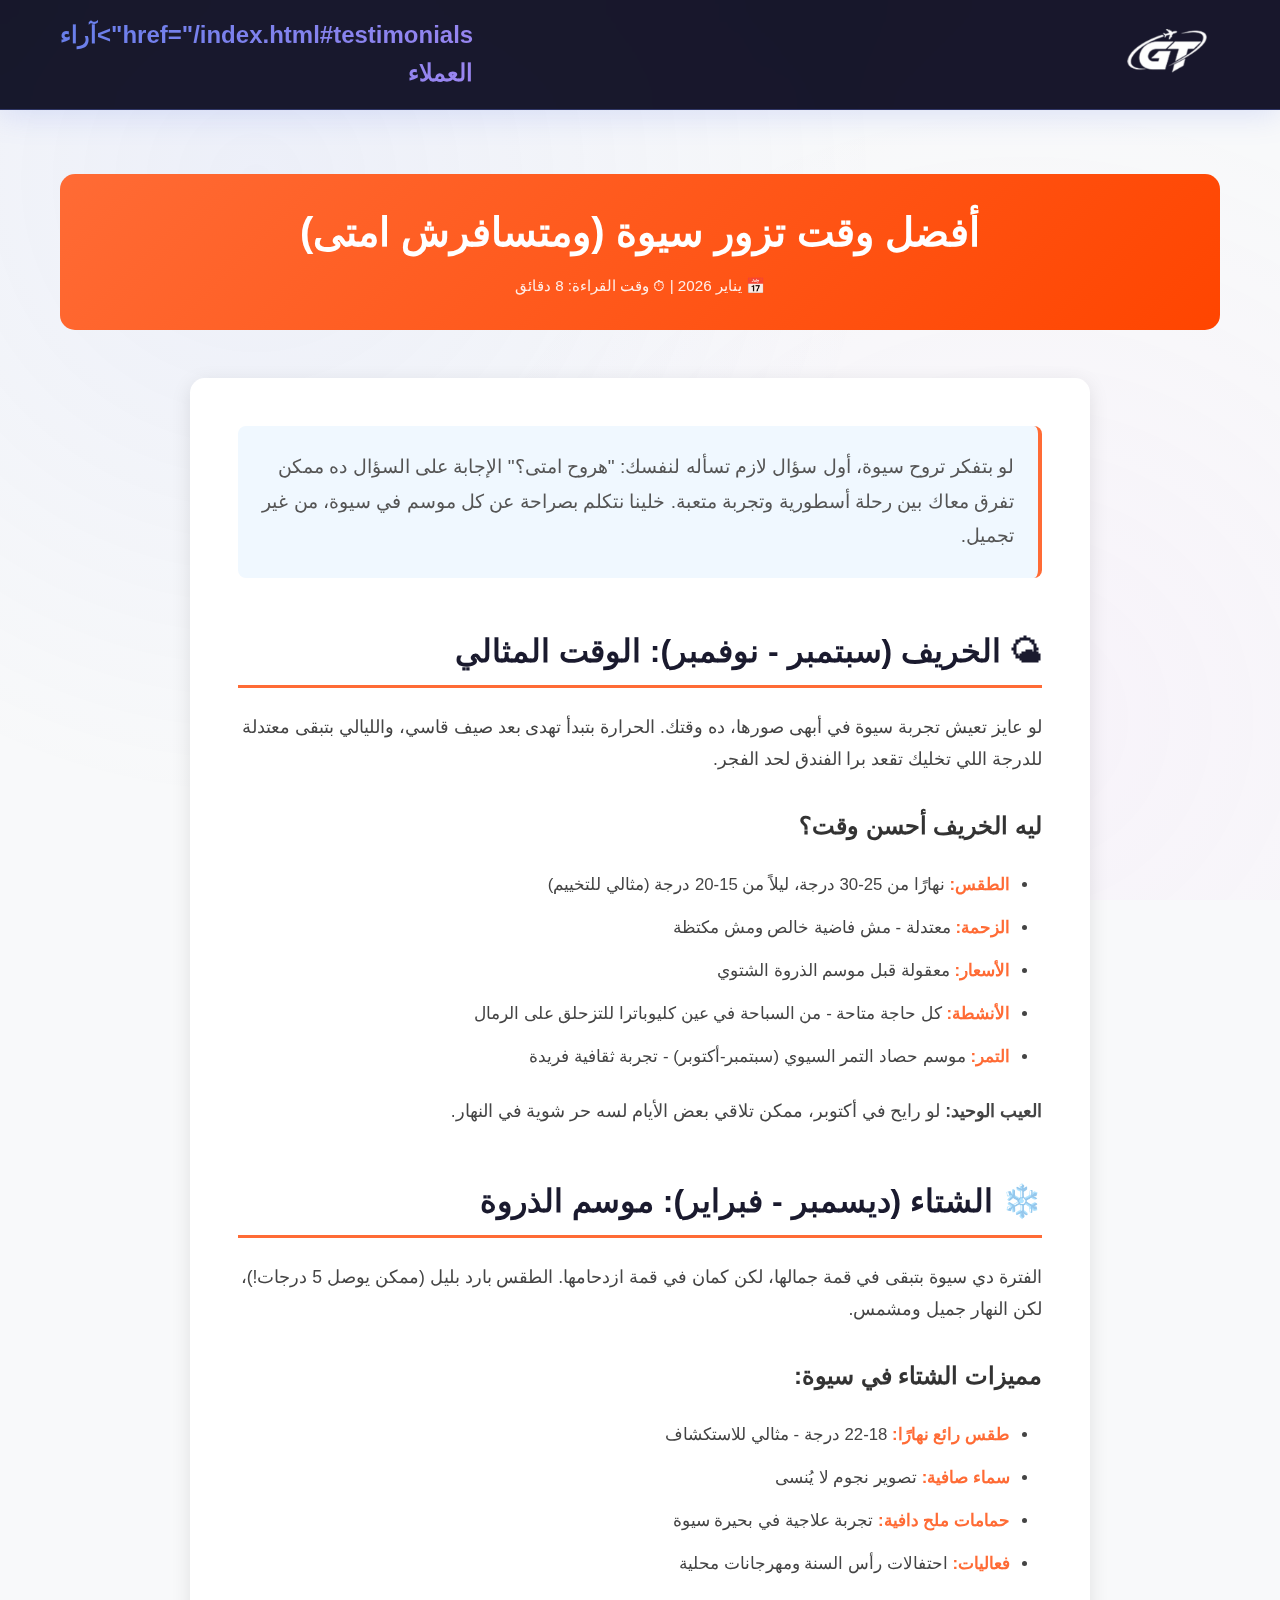
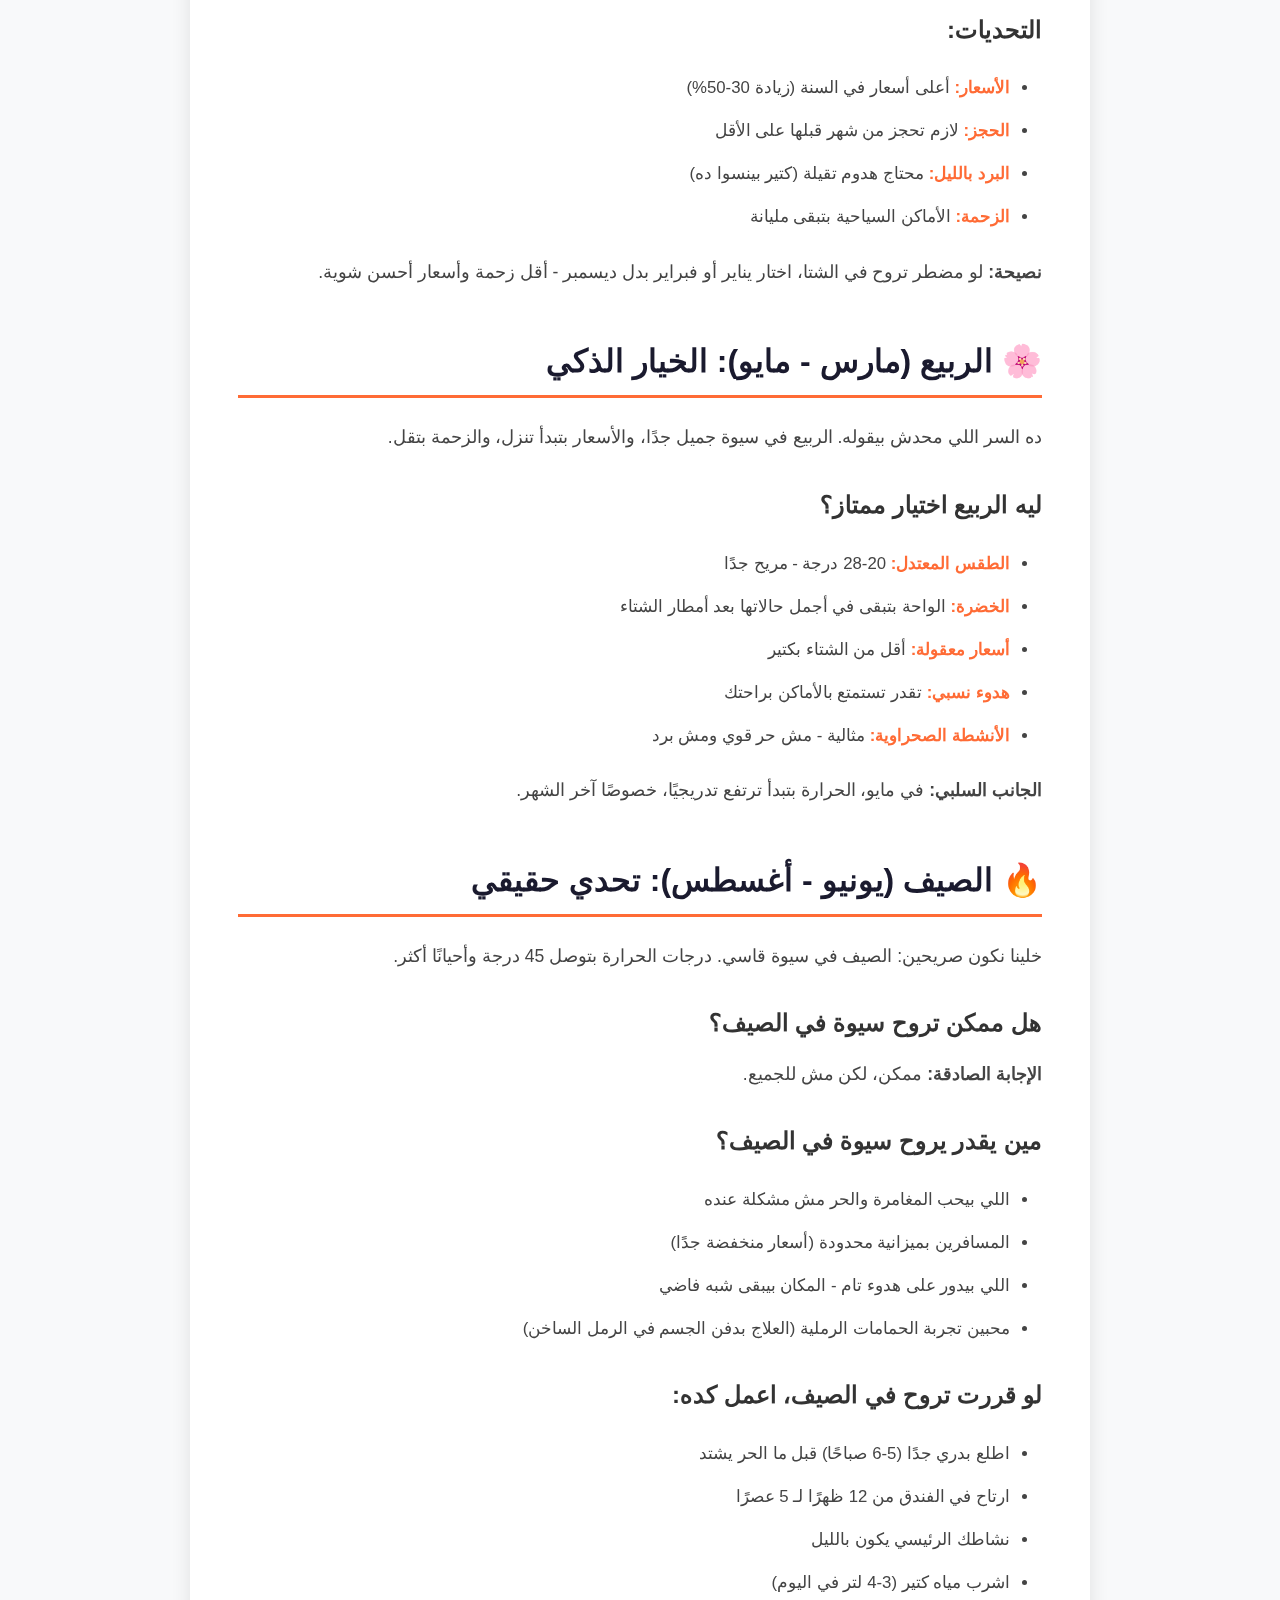
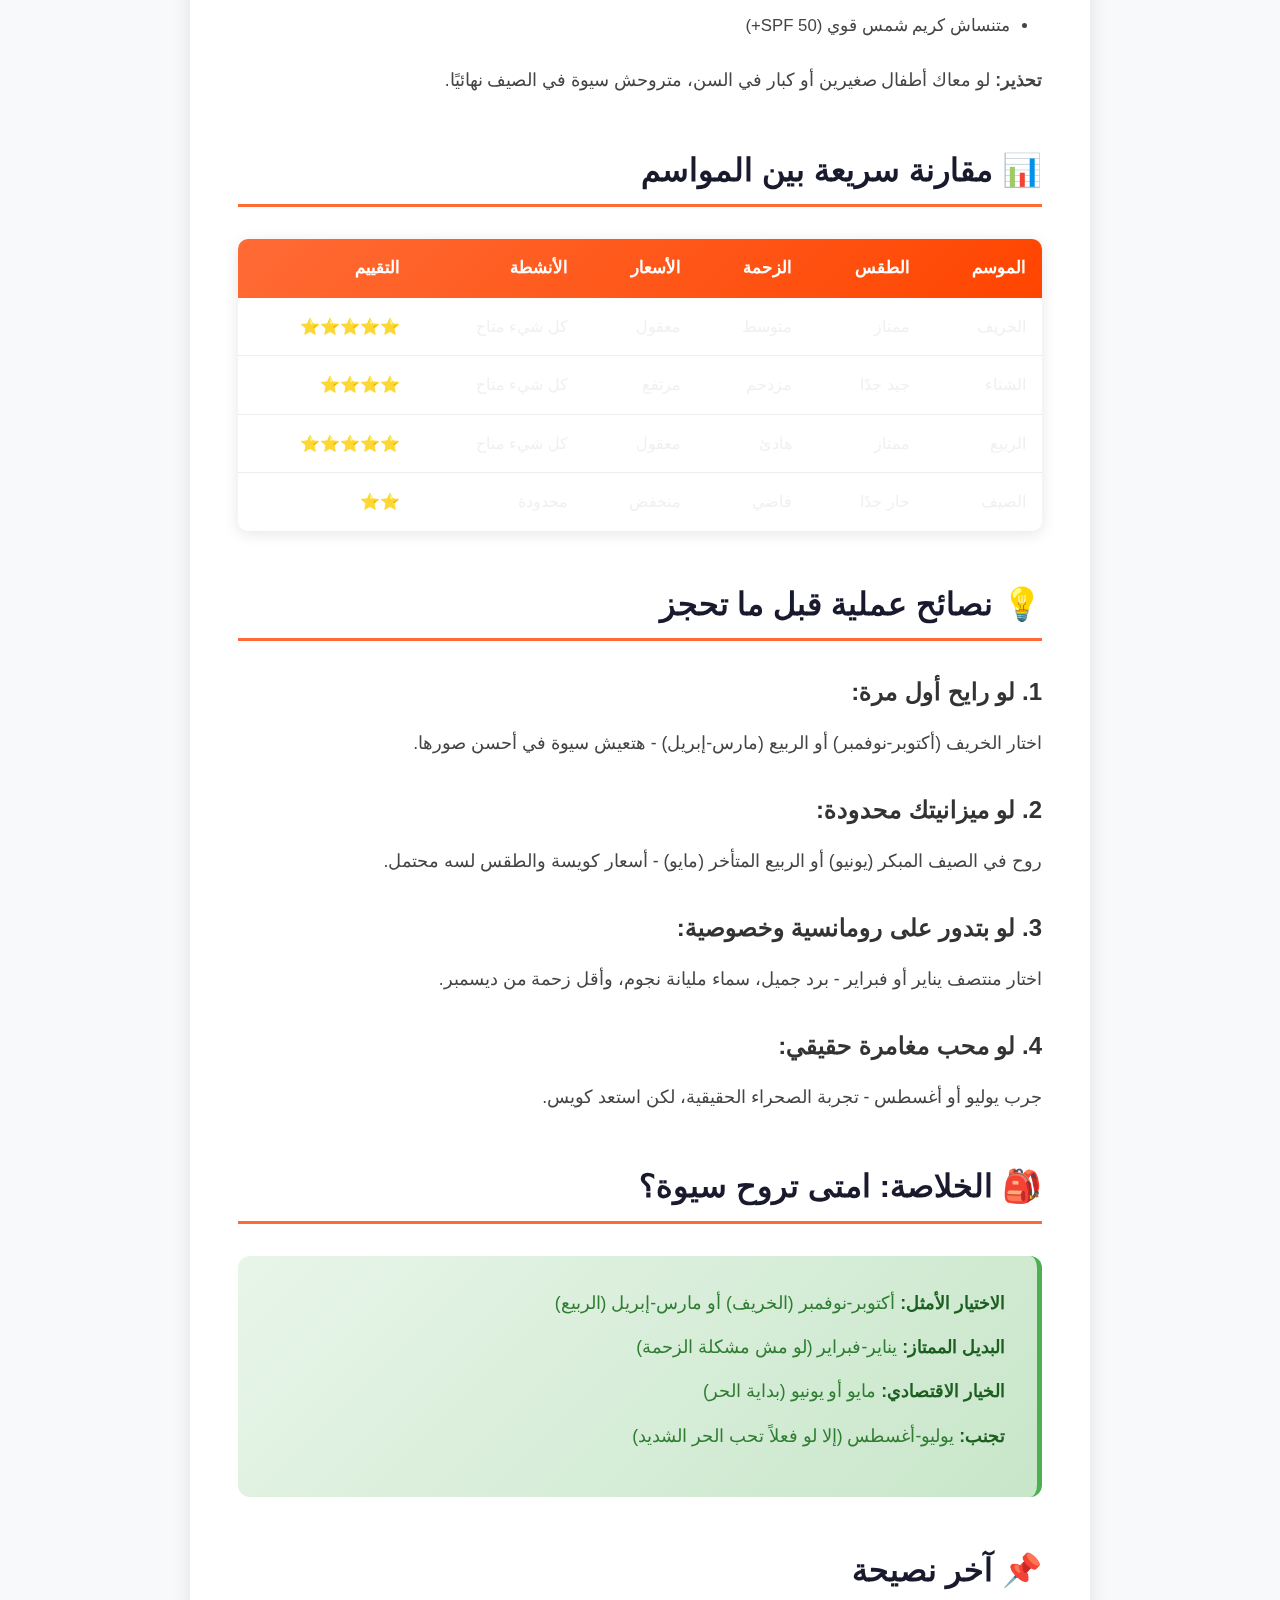
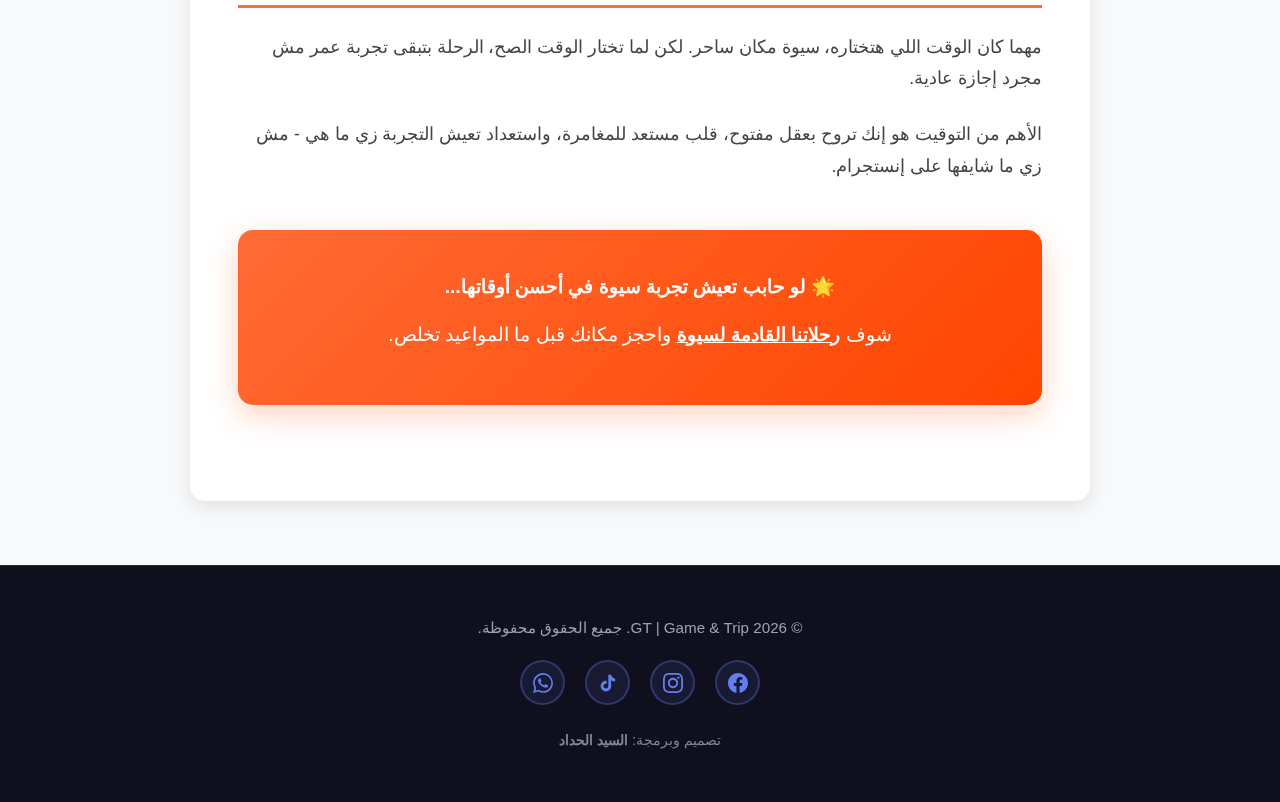
<file: blog/siwa-best-time.html>
<!DOCTYPE html>
<html lang="ar" dir="rtl">
<head>
    <meta charset="UTF-8">
    <meta name="viewport" content="width=device-width, initial-scale=1.0">
    <meta name="description" content="دليلك الكامل لأفضل وقت تزور فيه سيوة - اعرف الطقس والأسعار والفعاليات في كل موسم">
    <meta name="keywords" content="سيوة، أفضل وقت لزيارة سيوة، السياحة في سيوة، رحلات سيوة، الطقس في سيوة">
    <title>أفضل وقت تزور سيوة (ومتسافرش امتى) - دليل شامل 2026</title>
    <link rel="stylesheet" href="../static/style.css">
    <link rel="stylesheet" href="../static/blog-styles.css">
</head>
<body>
    <!-- Navigation -->
    <nav class="navbar">
        <div class="container nav-container">
            <div class="logo">
                <img src="/assets/images/logo.png" alt="GT Logo" class="logo-img">
            <div class="nav-links">
                <a href="/index.html">الرئيسية</a>
                <a href="/about.html">احنا مين</a>
                <a href="/services.html">خدماتنا</a>
                <a href="/index.html#trips">الرحلات</a>
                <a href="/blog.html">مقالات</a>
                <a href="/index.html#gallery">معرض الصور</a>
                <a href="/index.html#testimonials">آراء العملاء</a>
            </div> href="/index.html#testimonials">آراء العملاء</a>
            </div>
            <button class="mobile-menu-btn" onclick="toggleMobileMenu()">
                <span></span>
                <span></span>
                <span></span>
            </button>
        </div>
    </nav>

    <!-- Article Content -->
    <article class="blog-article">
        <div class="container">
            <header class="article-header">
                <h1>أفضل وقت تزور سيوة (ومتسافرش امتى)</h1>
                <p class="article-meta">📅 يناير 2026 | ⏱ وقت القراءة: 8 دقائق</p>
            </header>

            <div class="article-content">
                <p class="intro">لو بتفكر تروح سيوة، أول سؤال لازم تسأله لنفسك: "هروح امتى؟" الإجابة على السؤال ده ممكن تفرق معاك بين رحلة أسطورية وتجربة متعبة. خلينا نتكلم بصراحة عن كل موسم في سيوة، من غير تجميل.</p>

                <h2>🌤 الخريف (سبتمبر - نوفمبر): الوقت المثالي</h2>
                <p>لو عايز تعيش تجربة سيوة في أبهى صورها، ده وقتك. الحرارة بتبدأ تهدى بعد صيف قاسي، والليالي بتبقى معتدلة للدرجة اللي تخليك تقعد برا الفندق لحد الفجر.</p>

                <h3>ليه الخريف أحسن وقت؟</h3>
                <ul>
                    <li><strong>الطقس:</strong> نهارًا من 25-30 درجة، ليلاً من 15-20 درجة (مثالي للتخييم)</li>
                    <li><strong>الزحمة:</strong> معتدلة - مش فاضية خالص ومش مكتظة</li>
                    <li><strong>الأسعار:</strong> معقولة قبل موسم الذروة الشتوي</li>
                    <li><strong>الأنشطة:</strong> كل حاجة متاحة - من السباحة في عين كليوباترا للتزحلق على الرمال</li>
                    <li><strong>التمر:</strong> موسم حصاد التمر السيوي (سبتمبر-أكتوبر) - تجربة ثقافية فريدة</li>
                </ul>

                <p><strong>العيب الوحيد:</strong> لو رايح في أكتوبر، ممكن تلاقي بعض الأيام لسه حر شوية في النهار.</p>

                <h2>❄️ الشتاء (ديسمبر - فبراير): موسم الذروة</h2>
                <p>الفترة دي سيوة بتبقى في قمة جمالها، لكن كمان في قمة ازدحامها. الطقس بارد بليل (ممكن يوصل 5 درجات!)، لكن النهار جميل ومشمس.</p>

                <h3>مميزات الشتاء في سيوة:</h3>
                <ul>
                    <li><strong>طقس رائع نهارًا:</strong> 18-22 درجة - مثالي للاستكشاف</li>
                    <li><strong>سماء صافية:</strong> تصوير نجوم لا يُنسى</li>
                    <li><strong>حمامات ملح دافية:</strong> تجربة علاجية في بحيرة سيوة</li>
                    <li><strong>فعاليات:</strong> احتفالات رأس السنة ومهرجانات محلية</li>
                </ul>

                <h3>التحديات:</h3>
                <ul>
                    <li><strong>الأسعار:</strong> أعلى أسعار في السنة (زيادة 30-50%)</li>
                    <li><strong>الحجز:</strong> لازم تحجز من شهر قبلها على الأقل</li>
                    <li><strong>البرد بالليل:</strong> محتاج هدوم تقيلة (كتير بينسوا ده)</li>
                    <li><strong>الزحمة:</strong> الأماكن السياحية بتبقى مليانة</li>
                </ul>

                <p><strong>نصيحة:</strong> لو مضطر تروح في الشتا، اختار يناير أو فبراير بدل ديسمبر - أقل زحمة وأسعار أحسن شوية.</p>

                <h2>🌸 الربيع (مارس - مايو): الخيار الذكي</h2>
                <p>ده السر اللي محدش بيقوله. الربيع في سيوة جميل جدًا، والأسعار بتبدأ تنزل، والزحمة بتقل.</p>

                <h3>ليه الربيع اختيار ممتاز؟</h3>
                <ul>
                    <li><strong>الطقس المعتدل:</strong> 20-28 درجة - مريح جدًا</li>
                    <li><strong>الخضرة:</strong> الواحة بتبقى في أجمل حالاتها بعد أمطار الشتاء</li>
                    <li><strong>أسعار معقولة:</strong> أقل من الشتاء بكتير</li>
                    <li><strong>هدوء نسبي:</strong> تقدر تستمتع بالأماكن براحتك</li>
                    <li><strong>الأنشطة الصحراوية:</strong> مثالية - مش حر قوي ومش برد</li>
                </ul>

                <p><strong>الجانب السلبي:</strong> في مايو، الحرارة بتبدأ ترتفع تدريجيًا، خصوصًا آخر الشهر.</p>

                <h2>🔥 الصيف (يونيو - أغسطس): تحدي حقيقي</h2>
                <p>خلينا نكون صريحين: الصيف في سيوة قاسي. درجات الحرارة بتوصل 45 درجة وأحيانًا أكثر.</p>

                <h3>هل ممكن تروح سيوة في الصيف؟</h3>
                <p><strong>الإجابة الصادقة:</strong> ممكن، لكن مش للجميع.</p>

                <h3>مين يقدر يروح سيوة في الصيف؟</h3>
                <ul>
                    <li>اللي بيحب المغامرة والحر مش مشكلة عنده</li>
                    <li>المسافرين بميزانية محدودة (أسعار منخفضة جدًا)</li>
                    <li>اللي بيدور على هدوء تام - المكان بيبقى شبه فاضي</li>
                    <li>محبين تجربة الحمامات الرملية (العلاج بدفن الجسم في الرمل الساخن)</li>
                </ul>

                <h3>لو قررت تروح في الصيف، اعمل كده:</h3>
                <ul>
                    <li>اطلع بدري جدًا (5-6 صباحًا) قبل ما الحر يشتد</li>
                    <li>ارتاح في الفندق من 12 ظهرًا لـ 5 عصرًا</li>
                    <li>نشاطك الرئيسي يكون بالليل</li>
                    <li>اشرب مياه كتير (3-4 لتر في اليوم)</li>
                    <li>متنساش كريم شمس قوي (SPF 50+)</li>
                </ul>

                <p><strong>تحذير:</strong> لو معاك أطفال صغيرين أو كبار في السن، متروحش سيوة في الصيف نهائيًا.</p>

                <h2>📊 مقارنة سريعة بين المواسم</h2>
                
                <table class="comparison-table">
                    <thead>
                        <tr>
                            <th>الموسم</th>
                            <th>الطقس</th>
                            <th>الزحمة</th>
                            <th>الأسعار</th>
                            <th>الأنشطة</th>
                            <th>التقييم</th>
                        </tr>
                    </thead>
                    <tbody>
                        <tr>
                            <td>الخريف</td>
                            <td>ممتاز</td>
                            <td>متوسط</td>
                            <td>معقول</td>
                            <td>كل شيء متاح</td>
                            <td>⭐⭐⭐⭐⭐</td>
                        </tr>
                        <tr>
                            <td>الشتاء</td>
                            <td>جيد جدًا</td>
                            <td>مزدحم</td>
                            <td>مرتفع</td>
                            <td>كل شيء متاح</td>
                            <td>⭐⭐⭐⭐</td>
                        </tr>
                        <tr>
                            <td>الربيع</td>
                            <td>ممتاز</td>
                            <td>هادئ</td>
                            <td>معقول</td>
                            <td>كل شيء متاح</td>
                            <td>⭐⭐⭐⭐⭐</td>
                        </tr>
                        <tr>
                            <td>الصيف</td>
                            <td>حار جدًا</td>
                            <td>فاضي</td>
                            <td>منخفض</td>
                            <td>محدودة</td>
                            <td>⭐⭐</td>
                        </tr>
                    </tbody>
                </table>

                <h2>💡 نصائح عملية قبل ما تحجز</h2>

                <h3>1. لو رايح أول مرة:</h3>
                <p>اختار الخريف (أكتوبر-نوفمبر) أو الربيع (مارس-إبريل) - هتعيش سيوة في أحسن صورها.</p>

                <h3>2. لو ميزانيتك محدودة:</h3>
                <p>روح في الصيف المبكر (يونيو) أو الربيع المتأخر (مايو) - أسعار كويسة والطقس لسه محتمل.</p>

                <h3>3. لو بتدور على رومانسية وخصوصية:</h3>
                <p>اختار منتصف يناير أو فبراير - برد جميل، سماء مليانة نجوم، وأقل زحمة من ديسمبر.</p>

                <h3>4. لو محب مغامرة حقيقي:</h3>
                <p>جرب يوليو أو أغسطس - تجربة الصحراء الحقيقية، لكن استعد كويس.</p>

                <h2>🎒 الخلاصة: امتى تروح سيوة؟</h2>

                <div class="highlight-box">
                    <p><strong>الاختيار الأمثل:</strong> أكتوبر-نوفمبر (الخريف) أو مارس-إبريل (الربيع)</p>
                    <p><strong>البديل الممتاز:</strong> يناير-فبراير (لو مش مشكلة الزحمة)</p>
                    <p><strong>الخيار الاقتصادي:</strong> مايو أو يونيو (بداية الحر)</p>
                    <p><strong>تجنب:</strong> يوليو-أغسطس (إلا لو فعلاً تحب الحر الشديد)</p>
                </div>

                <h2>📌 آخر نصيحة</h2>
                <p>مهما كان الوقت اللي هتختاره، سيوة مكان ساحر. لكن لما تختار الوقت الصح، الرحلة بتبقى تجربة عمر مش مجرد إجازة عادية.</p>

                <p>الأهم من التوقيت هو إنك تروح بعقل مفتوح، قلب مستعد للمغامرة، واستعداد تعيش التجربة زي ما هي - مش زي ما شايفها على إنستجرام.</p>

                <div class="cta-box">
                    <p>🌟 <strong>لو حابب تعيش تجربة سيوة في أحسن أوقاتها...</strong></p>
                    <p>شوف <a href="../index.html#trips">رحلاتنا القادمة لسيوة</a> واحجز مكانك قبل ما المواعيد تخلص.</p>
                </div>
            </div>
        </div>
    </article>

    <!-- Footer -->
    <footer class="footer">
        <div class="container">
            <p>&copy; 2026 GT | Game & Trip. جميع الحقوق محفوظة.</p>
            <div class="footer-social">
                <a href="https://www.facebook.com/Gt.game.trip" target="_blank" aria-label="Facebook">
                    <svg width="18" height="18" viewBox="0 0 24 24" fill="currentColor">
                        <path d="M24 12.073c0-6.627-5.373-12-12-12s-12 5.373-12 12c0 5.99 4.388 10.954 10.125 11.854v-8.385H7.078v-3.47h3.047V9.43c0-3.007 1.792-4.669 4.533-4.669 1.312 0 2.686.235 2.686.235v2.953H15.83c-1.491 0-1.956.925-1.956 1.874v2.25h3.328l-.532 3.47h-2.796v8.385C19.612 23.027 24 18.062 24 12.073z"/>
                    </svg>
                </a>
                <a href="https://www.instagram.com/Gt.game.trip/" target="_blank" aria-label="Instagram">
                    <svg width="18" height="18" viewBox="0 0 24 24" fill="currentColor">
                        <path d="M12 2.163c3.204 0 3.584.012 4.85.07 3.252.148 4.771 1.691 4.919 4.919.058 1.265.069 1.645.069 4.849 0 3.205-.012 3.584-.069 4.849-.149 3.225-1.664 4.771-4.919 4.919-1.266.058-1.644.07-4.85.07-3.204 0-3.584-.012-4.849-.07-3.26-.149-4.771-1.699-4.919-4.92-.058-1.265-.07-1.644-.07-4.849 0-3.204.013-3.583.07-4.849.149-3.227 1.664-4.771 4.919-4.919 1.266-.057 1.645-.069 4.849-.069zm0-2.163c-3.259 0-3.667.014-4.947.072-4.358.2-6.78 2.618-6.98 6.98-.059 1.281-.073 1.689-.073 4.948 0 3.259.014 3.668.072 4.948.2 4.358 2.618 6.78 6.98 6.98 1.281.058 1.689.072 4.948.072 3.259 0 3.668-.014 4.948-.072 4.354-.2 6.782-2.618 6.979-6.98.059-1.28.073-1.689.073-4.948 0-3.259-.014-3.667-.072-4.947-.196-4.354-2.617-6.78-6.979-6.98-1.281-.059-1.69-.073-4.949-.073zm0 5.838c-3.403 0-6.162 2.759-6.162 6.162s2.759 6.163 6.162 6.163 6.162-2.759 6.162-6.163c0-3.403-2.759-6.162-6.162-6.162zm0 10.162c-2.209 0-4-1.79-4-4 0-2.209 1.791-4 4-4s4 1.791 4 4c0 2.21-1.791 4-4 4zm6.406-11.845c-.796 0-1.441.645-1.441 1.44s.645 1.44 1.441 1.44c.795 0 1.439-.645 1.439-1.44s-.644-1.44-1.439-1.44z"/>
                    </svg>
                </a>
                <a href="https://www.tiktok.com/@gt.game.trip" target="_blank" aria-label="TikTok">
                    <svg width="18" height="18" viewBox="0 0 24 24" fill="currentColor">
                        <path d="M19.59 6.69a4.83 4.83 0 0 1-3.77-4.25V2h-3.45v13.67a2.89 2.89 0 0 1-5.2 1.74 2.89 2.89 0 0 1 2.31-4.64 2.93 2.93 0 0 1 .88.13V9.4a6.84 6.84 0 0 0-1-.05A6.33 6.33 0 0 0 5 20.1a6.34 6.34 0 0 0 10.86-4.43v-7a8.16 8.16 0 0 0 4.77 1.52v-3.4a4.85 4.85 0 0 1-1-.1z"/>
                    </svg>
                </a>
                <a href="https://wa.me/2001121256123" target="_blank" aria-label="WhatsApp">
                    <svg width="18" height="18" viewBox="0 0 24 24" fill="currentColor">
                        <path d="M17.472 14.382c-.297-.149-1.758-.867-2.03-.967-.273-.099-.471-.148-.67.15-.197.297-.767.966-.94 1.164-.173.199-.347.223-.644.075-.297-.15-1.255-.463-2.39-1.475-.883-.788-1.48-1.761-1.653-2.059-.173-.297-.018-.458.13-.606.134-.133.298-.347.446-.52.149-.174.198-.298.298-.497.099-.198.05-.371-.025-.52-.075-.149-.669-1.612-.916-2.207-.242-.579-.487-.5-.669-.51-.173-.008-.371-.01-.57-.01-.198 0-.52.074-.792.372-.272.297-1.04 1.016-1.04 2.479 0 1.462 1.065 2.875 1.213 3.074.149.198 2.096 3.2 5.077 4.487.709.306 1.262.489 1.694.625.712.227 1.36.195 1.871.118.571-.085 1.758-.719 2.006-1.413.248-.694.248-1.289.173-1.413-.074-.124-.272-.198-.57-.347m-5.421 7.403h-.004a9.87 9.87 0 01-5.031-1.378l-.361-.214-3.741.982.998-3.648-.235-.374a9.86 9.86 0 01-1.51-5.26c.001-5.45 4.436-9.884 9.888-9.884 2.64 0 5.122 1.03 6.988 2.898a9.825 9.825 0 012.893 6.994c-.003 5.45-4.437 9.884-9.885 9.884m8.413-18.297A11.815 11.815 0 0012.05 0C5.495 0 .16 5.335.157 11.892c0 2.096.547 4.142 1.588 5.945L.057 24l6.305-1.654a11.882 11.882 0 005.683 1.448h.005c6.554 0 11.89-5.335 11.893-11.893a11.821 11.821 0 00-3.48-8.413z"/>
                    </svg>
                </a>
            </div>
            <p style="font-size: 0.9rem; margin-top: 1.5rem; opacity: 0.8;">
                تصميم وبرمجة: <strong>السيد الحداد</strong>
            </p>
        </div>
    </footer>

    <script src="../static/script.js"></script>
</body>
</html>
</file>
<file: static/style.css>
/* ===== ROOT VARIABLES ===== */
:root {
    --primary: #667eea;
    --primary-dark: #764ba2;
    --accent: #f093fb;
    --secondary: #4c6ef5;
    --dark: #1a1a2e;
    --darker: #0f0f1e;
    --light: #e0e0e0;
    --text: #f0f0f0;
    --border: #2a2a3e;
    --success: #00d084;
    --shadow-sm: 0 2px 8px rgba(0, 0, 0, 0.1);
    --shadow-md: 0 4px 16px rgba(0, 0, 0, 0.2);
    --shadow-lg: 0 8px 32px rgba(0, 0, 0, 0.3);
    --shadow-primary: 0 8px 24px rgba(102, 126, 234, 0.3);
    --transition-smooth: cubic-bezier(0.4, 0, 0.2, 1);
    --navbar-height: 70px;
}

/* ===== RESET & BASE ===== */
* {
    margin: 0;
    padding: 0;
    box-sizing: border-box;
}

html {
    scroll-behavior: smooth;
    scroll-padding-top: calc(var(--navbar-height) + 20px);
}

body {
    font-family: -apple-system, BlinkMacSystemFont, 'Segoe UI', 'Cairo', 'Arabic Typesetting', sans-serif;
    background: linear-gradient(135deg, #0f0f1e 0%, #1a1533 25%, #1f1a3e 50%, #1a1533 75%, #0f0f1e 100%);
    background-size: 400% 400%;
    animation: gradientMove 20s ease infinite;
    background-attachment: fixed;
    color: var(--text);
    line-height: 1.6;
    direction: rtl;
    overflow-x: hidden;
    -webkit-font-smoothing: antialiased;
    -moz-osx-font-smoothing: grayscale;
}

@keyframes gradientMove {
    0%, 100% { background-position: 0% 50%; }
    50% { background-position: 100% 50%; }
}

body::before {
    content: '';
    position: fixed;
    top: 0;
    left: 0;
    width: 100%;
    height: 100%;
    background: radial-gradient(circle at 20% 20%, rgba(102,126,234, 0.08) 0%, transparent 50%),
                radial-gradient(circle at 80% 80%, rgba(240,147,251, 0.06) 0%, transparent 50%);
    pointer-events: none;
    z-index: 0;
}

.container {
    max-width: 1200px;
    margin: 0 auto;
    padding: 0 20px;
    position: relative;
    z-index: 1;
}

/* ===== SCROLL ANIMATIONS ===== */
.fade-in-element {
    opacity: 0;
    transform: translateY(30px);
    transition: opacity 0.6s var(--transition-smooth), transform 0.6s var(--transition-smooth);
}

.fade-in-element.animate-in {
    opacity: 1;
    transform: translateY(0);
}

/* ===== ACCESSIBILITY ===== */
.skip-to-content {
    position: absolute;
    top: -40px;
    left: 0;
    background: var(--primary);
    color: white;
    padding: 8px;
    text-decoration: none;
    z-index: 10000;
}

.skip-to-content:focus {
    top: 0;
}

/* Reduce motion for users who prefer it */
@media (prefers-reduced-motion: reduce) {
    *,
    *::before,
    *::after {
        animation-duration: 0.01ms !important;
        animation-iteration-count: 1 !important;
        transition-duration: 0.01ms !important;
    }
}

/* ===== LOADER ===== */
.loader {
    position: fixed;
    top: 0;
    left: 0;
    width: 100%;
    height: 100%;
    background: linear-gradient(135deg, var(--darker) 0%, #1a1533 100%);
    display: flex;
    align-items: center;
    justify-content: center;
    z-index: 9999;
    opacity: 1;
    visibility: visible;
    transition: opacity 0.4s, visibility 0.4s;
}

.loader.hidden {
    opacity: 0;
    visibility: hidden;
}

.loader-content {
    text-align: center;
}

.spinner {
    width: 60px;
    height: 60px;
    border: 4px solid rgba(102, 126, 234, 0.2);
    border-top-color: var(--primary);
    border-right-color: var(--accent);
    border-radius: 50%;
    animation: spin 0.8s linear infinite;
    margin-bottom: 20px;
}

@keyframes spin {
    to { transform: rotate(360deg); }
}

/* ===== NAVBAR ===== */
.navbar {
    background: rgba(26, 26, 46, 0.7);
    backdrop-filter: blur(20px);
    -webkit-backdrop-filter: blur(20px);
    border-bottom: 1px solid rgba(102, 126, 234, 0.3);
    position: sticky;
    top: 0;
    z-index: 1000;
    padding: 1rem 0;
    box-shadow: 0 4px 30px rgba(102, 126, 234, 0.2);
    transition: all 0.3s var(--transition-smooth);
}

.navbar.scrolled {
    background: rgba(26, 26, 46, 0.95);
    box-shadow: 0 8px 40px rgba(102, 126, 234, 0.3);
}

.nav-container {
    display: flex;
    justify-content: space-between;
    align-items: center;
    gap: 20px;
}

.logo {
    font-size: 1.5rem;
    font-weight: 800;
    background: linear-gradient(135deg, var(--primary), var(--accent));
    -webkit-background-clip: text;
    -webkit-text-fill-color: transparent;
    background-clip: text;
    display: flex;
    align-items: center;
}

.logo-img {
    height: 50px;
    width: auto;
    object-fit: contain;
}

.nav-links {
    display: flex;
    gap: 30px;
    align-items: center;
}

.nav-links a {
    color: var(--text);
    text-decoration: none;
    font-weight: 600;
    transition: color 0.3s;
    position: relative;
}

.nav-links a::after {
    content: '';
    position: absolute;
    bottom: -5px;
    left: 0;
    width: 0;
    height: 2px;
    background: linear-gradient(135deg, var(--primary), var(--accent));
    transition: width 0.3s;
}

.nav-links a:hover {
    color: var(--primary);
}

.nav-links a:hover::after {
    width: 100%;
}

.mobile-menu-btn {
    display: none;
    flex-direction: column;
    gap: 5px;
    background: none;
    border: none;
    cursor: pointer;
    padding: 5px;
}

.mobile-menu-btn span {
    width: 25px;
    height: 3px;
    background: var(--primary);
    border-radius: 2px;
    transition: all 0.3s;
}

.book-btn-nav {
    background: linear-gradient(135deg, var(--primary), var(--primary-dark));
    color: white;
    border: none;
    padding: 0.6rem 1.5rem;
    border-radius: 50px;
    font-weight: 600;
    cursor: pointer;
    transition: all 0.4s cubic-bezier(0.4, 0, 0.2, 1);
    white-space: nowrap;
    box-shadow: 0 5px 20px rgba(102,126,234,0.3);
}

.book-btn-nav:hover {
    transform: translateY(-2px) scale(1.05);
    box-shadow: 0 10px 35px rgba(102, 126, 234, 0.5);
}

/* ===== BANNER SECTION ===== */
.banner {
    width: 100%;
    position: relative;
    overflow: hidden;
    box-shadow: 0 10px 40px rgba(0, 0, 0, 0.3);
}

.banner-container {
    position: relative;
    width: 100%;
    height: 400px;
}

.banner-img {
    width: 100%;
    height: 100%;
    object-fit: cover;
    display: block;
    filter: brightness(0.8);
    transition: transform 0.3s ease;
}

.banner:hover .banner-img {
    transform: scale(1.02);
}

.banner-overlay {
    position: absolute;
    top: 0;
    left: 0;
    width: 100%;
    height: 100%;
    background: linear-gradient(135deg, rgba(102,126,234,0.5) 0%, rgba(118,75,162,0.6) 50%, rgba(240,147,251,0.5) 100%);
    display: flex;
    align-items: center;
    justify-content: center;
}

.banner-content {
    text-align: center;
    z-index: 2;
    padding: 20px;
    animation: fadeInUp 1s ease-out;
}

@keyframes fadeInUp {
    from {
        opacity: 0;
        transform: translateY(30px);
    }
    to {
        opacity: 1;
        transform: translateY(0);
    }
}

.banner-title {
    font-size: 3.5rem;
    font-weight: 800;
    line-height: 1.2;
    margin-bottom: 15px;
    color: white;
    text-shadow: 0 5px 30px rgba(102,126,234,0.6);
    animation: titleFloat 3s ease-in-out infinite;
}

@keyframes titleFloat {
    0%, 100% { transform: translateY(0); }
    50% { transform: translateY(-10px); }
}

.banner-subtitle {
    font-size: 1.4rem;
    color: var(--text);
    font-weight: 600;
    text-shadow: 0 2px 10px rgba(0, 0, 0, 0.5);
}

/* ===== FLOATING WHATSAPP BUTTON ===== */
.whatsapp-float {
    position: fixed;
    bottom: 30px;
    left: 30px;
    width: 60px;
    height: 60px;
    background: #25D366;
    border-radius: 50%;
    display: flex;
    align-items: center;
    justify-content: center;
    box-shadow: 0 4px 20px rgba(37, 211, 102, 0.4);
    z-index: 9998;
    transition: all 0.3s cubic-bezier(0.4, 0, 0.2, 1);
    animation: pulse-whatsapp 2s infinite;
}

.whatsapp-float svg {
    width: 36px;
    height: 36px;
}

.whatsapp-float:hover {
    transform: scale(1.1);
    box-shadow: 0 6px 30px rgba(37, 211, 102, 0.6);
}

@keyframes pulse-whatsapp {
    0%, 100% {
        box-shadow: 0 4px 20px rgba(37, 211, 102, 0.4);
    }
    50% {
        box-shadow: 0 4px 30px rgba(37, 211, 102, 0.7);
    }
}

/* OLD HERO STYLES - KEPT FOR REFERENCE */
.hero {
    min-height: 100vh;
    display: flex;
    align-items: center;
    padding: 60px 20px;
    position: relative;
    overflow: hidden;
}

.hero-bg {
    position: absolute;
    top: 0;
    left: 0;
    width: 100%;
    height: 100%;
    z-index: 0;
}

.hero-img {
    width: 100%;
    height: 100%;
    object-fit: cover;
    opacity: 0.4;
}

.hero-overlay {
    position: absolute;
    top: 0;
    left: 0;
    width: 100%;
    height: 100%;
    background: linear-gradient(135deg, rgba(26,26,46,0.8) 0%, rgba(42,42,78,0.6) 100%);
    z-index: 1;
}

.hero-content {
    position: relative;
    z-index: 2;
    display: grid;
    grid-template-columns: 1fr 1fr;
    gap: 40px;
    align-items: center;
    max-width: 1200px;
    margin: 0 auto;
}

.hero-text h1 {
    font-size: 3.5rem;
    font-weight: 800;
    line-height: 1.2;
    margin-bottom: 20px;
    background: linear-gradient(135deg, var(--primary), var(--accent));
    -webkit-background-clip: text;
    -webkit-text-fill-color: transparent;
    background-clip: text;
}

.hero-subtitle {
    font-size: 1.3rem;
    color: #b0b0c0;
    margin-bottom: 30px;
}

.cta-btn {
    display: inline-flex;
    align-items: center;
    gap: 10px;
    background: linear-gradient(135deg, var(--primary), var(--primary-dark));
    color: white;
    text-decoration: none;
    padding: 18px 40px;
    border-radius: 50px;
    font-weight: 700;
    font-size: 1.15rem;
    transition: all 0.4s cubic-bezier(0.4, 0, 0.2, 1);
    box-shadow: 0 10px 40px rgba(102, 126, 234, 0.4);
    position: relative;
    overflow: hidden;
}

.cta-btn::before {
    content: '';
    position: absolute;
    top: 50%;
    left: 50%;
    width: 0;
    height: 0;
    border-radius: 50%;
    background: rgba(255,255,255,0.2);
    transition: width 0.6s, height 0.6s, top 0.6s, left 0.6s;
    transform: translate(-50%, -50%);
}

.cta-btn:hover::before {
    width: 300px;
    height: 300px;
}

.cta-btn:hover {
    transform: translateY(-5px) scale(1.05);
    box-shadow: 0 15px 50px rgba(102, 126, 234, 0.6);
}

.gradient-orb {
    width: 300px;
    height: 300px;
    background: radial-gradient(circle, rgba(255,107,53,0.3) 0%, transparent 70%);
    border-radius: 50%;
    filter: blur(40px);
    animation: pulse 4s ease-in-out infinite;
}

@keyframes pulse {
    0%, 100% { transform: scale(1); }
    50% { transform: scale(1.1); }
}

/* ===== ABOUT SECTION ===== */
.about {
    padding: 80px 20px;
    background: linear-gradient(135deg, #1a1a2e 0%, #2a2a4e 100%);
}

.about-content {
    display: grid;
    grid-template-columns: 1.5fr 1fr;
    gap: 50px;
    margin-top: 40px;
    align-items: center;
}

.about-text h3 {
    font-size: 2rem;
    color: var(--primary);
    margin-bottom: 20px;
}

.about-text p {
    color: #b0b0c0;
    font-size: 1.1rem;
    line-height: 1.8;
    margin-bottom: 15px;
}

.about-stats {
    display: grid;
    grid-template-columns: 1fr;
    gap: 20px;
}

.stat-card {
    background: rgba(255, 107, 53, 0.1);
    border: 2px solid rgba(255, 107, 53, 0.3);
    border-radius: 15px;
    padding: 30px;
    text-align: center;
    transition: all 0.3s;
}

.stat-card:hover {
    border-color: var(--primary);
    transform: translateY(-5px);
    box-shadow: 0 10px 30px rgba(255, 107, 53, 0.2);
}

.stat-card h4 {
    font-size: 3rem;
    background: linear-gradient(135deg, var(--primary), #ff8c5a);
    -webkit-background-clip: text;
    -webkit-text-fill-color: transparent;
    margin-bottom: 10px;
}

.stat-card p {
    color: var(--text);
    font-size: 1.1rem;
}

/* ===== SERVICES SECTION ===== */
.services {
    padding: 80px 20px;
    background: var(--dark);
}

.services-grid {
    display: grid;
    grid-template-columns: repeat(auto-fit, minmax(280px, 1fr));
    gap: 30px;
    margin-top: 40px;
}

.service-card {
    background: rgba(255, 107, 53, 0.05);
    border: 2px solid rgba(255, 107, 53, 0.25);
    border-radius: 20px;
    padding: 40px 30px;
    text-align: center;
    position: relative;
    overflow: hidden;
    transition: all 0.4s cubic-bezier(0.4, 0, 0.2, 1);
    box-shadow: 0 5px 20px rgba(0, 0, 0, 0.15);
}

.service-card::before {
    content: '';
    position: absolute;
    top: 0; left: 0;
    width: 100%; height: 100%;
    background: linear-gradient(135deg, rgba(255,107,53,0.08), transparent);
    opacity: 0;
    transition: opacity 0.4s;
}

.service-card:hover::before {
    opacity: 1;
}

.service-card:hover {
    border-color: var(--primary);
    transform: translateY(-10px) scale(1.02);
    box-shadow: 0 20px 50px rgba(255, 107, 53, 0.25);
    background: rgba(255, 107, 53, 0.1);
}

.service-icon {
    font-size: 3.5rem;
    margin-bottom: 20px;
}

.service-card h3 {
    font-size: 1.4rem;
    color: var(--text);
    margin-bottom: 15px;
}

.service-card p {
    color: #a0a0b8;
    font-size: 1rem;
    line-height: 1.6;
}

/* ===== GALLERY SECTION ===== */
.gallery {
    padding: 80px 20px;
    background: linear-gradient(135deg, #1a1a2e 0%, #2a2a4e 100%);
}

.gallery-grid {
    display: grid;
    grid-template-columns: repeat(auto-fit, minmax(300px, 1fr));
    gap: 20px;
    margin-top: 40px;
}

.gallery-item {
    position: relative;
    overflow: hidden;
    border-radius: 15px;
    aspect-ratio: 1;
    cursor: pointer;
    box-shadow: 0 10px 30px rgba(0, 0, 0, 0.5);
    transition: all 0.4s cubic-bezier(0.4, 0, 0.2, 1);
    border: 2px solid rgba(102, 126, 234, 0.2);
}

.gallery-item:hover {
    transform: translateY(-10px);
    box-shadow: 0 20px 50px rgba(102, 126, 234, 0.4);
    border-color: rgba(102, 126, 234, 0.6);
}

.gallery-item img {
    width: 100%;
    height: 100%;
    object-fit: cover;
    transition: transform 0.5s cubic-bezier(0.4, 0, 0.2, 1);
    filter: brightness(0.95) contrast(1.08);
}

.gallery-overlay {
    position: absolute;
    bottom: 0;
    left: 0;
    right: 0;
    background: linear-gradient(to top, rgba(26,26,46,0.98), transparent);
    padding: 30px 20px 20px;
    transform: translateY(100%);
    transition: transform 0.4s cubic-bezier(0.4, 0, 0.2, 1);
}

.gallery-overlay h4 {
    color: var(--text);
    font-size: 1.4rem;
    margin: 0;
    text-shadow: 0 2px 10px rgba(0,0,0,0.6);
    font-weight: 700;
}

.gallery-item:hover img {
    transform: scale(1.18) rotate(1deg);
    filter: brightness(1.05) contrast(1.12);
}

.gallery-item:hover .gallery-overlay {
    transform: translateY(0);
}

/* ===== DESTINATIONS SECTION ===== */
.destinations {
    padding: 80px 20px;
    background: var(--dark);
    position: relative;
}

.destinations::before {
    content: '';
    position: absolute;
    top: 0;
    left: 0;
    width: 100%;
    height: 100%;
    background: radial-gradient(circle at 10% 20%, rgba(255,107,53,0.05) 0%, transparent 50%),
                radial-gradient(circle at 90% 80%, rgba(0,78,137,0.05) 0%, transparent 50%);
    pointer-events: none;
}

.section-header {
    text-align: center;
    margin-bottom: 60px;
    position: relative;
}

.section-header::before {
    content: '';
    position: absolute;
    top: -20px;
    left: 50%;
    transform: translateX(-50%);
    width: 60px;
    height: 4px;
    background: linear-gradient(90deg, var(--primary), var(--accent));
    border-radius: 2px;
}

.section-header h2 {
    font-size: 2.5rem;
    margin-bottom: 10px;
    margin-top: 30px;
    background: linear-gradient(135deg, var(--primary), var(--accent));
    -webkit-background-clip: text;
    -webkit-text-fill-color: transparent;
    background-clip: text;
}

.section-header p {
    color: #b0b0c0;
    font-size: 1.1rem;
}

.destinations-grid {
    display: grid;
    grid-template-columns: repeat(auto-fit, minmax(250px, 1fr));
    gap: 25px;
}

.destination-card {
    background: linear-gradient(135deg, rgba(102,126,234,0.08), rgba(118,75,162,0.08));
    border: 2px solid rgba(102, 126, 234, 0.3);
    border-radius: 20px;
    transition: all 0.4s cubic-bezier(0.4, 0, 0.2, 1);
    position: relative;
    overflow: hidden;
    cursor: pointer;
    display: flex;
    flex-direction: column;
    backdrop-filter: blur(10px);
    box-shadow: 0 8px 32px rgba(255, 107, 53, 0.15), 0 4px 12px rgba(0, 0, 0, 0.4);
    height: 100%;
}

.destination-card::after {
    content: '';
    position: absolute;
    top: -50%;
    right: -50%;
    width: 200%;
    height: 200%;
    background: radial-gradient(circle, rgba(255,107,53,0.1) 0%, transparent 70%);
    opacity: 0;
    transition: opacity 0.4s;
    pointer-events: none;
}

.destination-card:hover::after {
    opacity: 1;
}

.destination-card img {
    width: 100%;
    height: 240px;
    object-fit: cover;
    transition: transform 0.5s cubic-bezier(0.4, 0, 0.2, 1);
    filter: brightness(1);
}

.destination-card::before {
    content: '';
    position: absolute;
    top: 0;
    left: 0;
    right: 0;
    bottom: 0;
    background: linear-gradient(180deg, rgba(255,107,53,0.3) 0%, rgba(15,15,30,0.8) 100%);
    opacity: 0;
    transition: opacity 0.4s cubic-bezier(0.4, 0, 0.2, 1);
    z-index: 1;
}

.destination-card::after {
    content: '';
    position: absolute;
    top: 0;
    left: 0;
    right: 0;
    bottom: 0;
    background: radial-gradient(circle at 30% 30%, rgba(255, 107, 53, 0.2), transparent);
    opacity: 0;
    transition: opacity 0.4s;
    z-index: 1;
}

.destination-card:hover img {
    transform: scale(1.15) rotate(1deg);
    filter: brightness(0.9);
}

.destination-card:hover {
    border-color: var(--primary);
    transform: translateY(-15px);
    box-shadow: 0 20px 60px rgba(255, 107, 53, 0.35), 0 10px 30px rgba(0, 0, 0, 0.5);
}

.destination-card:hover::before {
    opacity: 1;
}

.destination-card:hover::after {
    opacity: 1;
}

.card-number {
    font-size: 3.5rem;
    font-weight: 900;
    background: linear-gradient(135deg, var(--primary), #ff8c5a);
    -webkit-background-clip: text;
    -webkit-text-fill-color: transparent;
    opacity: 0.4;
    margin: 20px 0 0 0;
    position: relative;
    z-index: 2;
    padding: 0 30px;
    line-height: 1;
}

.destination-card h3 {
    font-size: 1.6rem;
    margin-bottom: 8px;
    position: relative;
    z-index: 2;
    padding: 0 30px;
    font-weight: 700;
    color: var(--text);
    letter-spacing: 0.5px;
}

.destination-card p {
    color: #a0a0b8;
    position: relative;
    z-index: 2;
    padding: 0 30px 30px 30px;
    font-size: 0.95rem;
    line-height: 1.5;
    flex-grow: 1;
}

.book-card-btn {
    display: inline-block;
    background: linear-gradient(135deg, var(--primary), #ff8c5a);
    color: white;
    padding: 10px 20px;
    border-radius: 8px;
    text-decoration: none;
    font-weight: 600;
    margin: 0 30px 20px 30px;
    transition: all 0.3s cubic-bezier(0.4, 0, 0.2, 1);
    position: relative;
    z-index: 2;
    display: inline-flex;
    align-items: center;
    gap: 8px;
    box-shadow: 0 4px 15px rgba(255, 107, 53, 0.3);
}

.book-card-btn:hover {
    transform: translateY(-3px) scale(1.02);
    box-shadow: 0 8px 25px rgba(255, 107, 53, 0.5);
}

/* ===== WINTER TRIPS SECTION ===== */
.winter-trips {
    padding: 80px 20px;
    background: linear-gradient(135deg, #1a1a2e 0%, #2a2550 100%);
    position: relative;
    overflow: hidden;
}

.winter-trips::before {
    content: '';
    position: absolute;
    top: 0;
    left: 0;
    width: 100%;
    height: 100%;
    background: radial-gradient(circle at 20% 50%, rgba(102,126,234,0.08), transparent),
                radial-gradient(circle at 80% 50%, rgba(240,147,251,0.06), transparent);
    z-index: 0;
}

.winter-trips .container {
    position: relative;
    z-index: 1;
}

.winter-grid {
    display: grid;
    grid-template-columns: repeat(auto-fit, minmax(320px, 1fr));
    gap: 30px;
    margin-top: 50px;
}

.winter-card {
    background: rgba(255, 107, 53, 0.08);
    border: 2px solid rgba(255, 107, 53, 0.3);
    border-radius: 20px;
    overflow: hidden;
    transition: all 0.4s cubic-bezier(0.4, 0, 0.2, 1);
    backdrop-filter: blur(10px);
    position: relative;
    box-shadow: 0 10px 35px rgba(255, 107, 53, 0.15), 0 4px 12px rgba(0, 0, 0, 0.35);
    display: flex;
    flex-direction: column;
    height: 100%;
}

.winter-card::before {
    content: '';
    position: absolute;
    top: 0; left: 0;
    width: 100%; height: 100%;
    background: radial-gradient(circle at top right, rgba(255,107,53,0.12), transparent 60%);
    opacity: 0;
    transition: opacity 0.5s;
    pointer-events: none;
    z-index: 0;
}

.winter-card:hover::before {
    opacity: 1;
}

.winter-card img {
    width: 100%;
    height: 250px;
    object-fit: cover;
    transition: transform 0.5s cubic-bezier(0.4, 0, 0.2, 1);
    position: relative;
    z-index: 1;
}

.winter-card:hover img {
    transform: scale(1.1) rotate(1deg);
}

.winter-card:hover {
    border-color: var(--primary);
    transform: translateY(-15px);
    box-shadow: 0 20px 60px rgba(255, 107, 53, 0.3), 0 8px 24px rgba(0, 0, 0, 0.4);
}

.winter-content {
    padding: 30px;
    display: flex;
    flex-direction: column;
    flex-grow: 1;
}

.winter-card h3 {
    font-size: 1.8rem;
    margin-bottom: 12px;
    background: linear-gradient(135deg, var(--primary), var(--accent));
    -webkit-background-clip: text;
    -webkit-text-fill-color: transparent;
    font-weight: 800;
}

.winter-card p {
    color: #a0a0b8;
    margin-bottom: 20px;
    font-size: 0.95rem;
    line-height: 1.6;
}

.trip-highlights {
    list-style: none;
    padding: 0;
    margin: 20px 0;
    flex-grow: 1;
}

.trip-highlights li {
    color: var(--text);
    padding: 8px 0;
    padding-right: 15px;
    border-right: 3px solid var(--primary);
    margin-bottom: 10px;
    font-size: 0.9rem;
    transition: all 0.3s;
}

.trip-highlights li:hover {
    border-right-color: #ff8c5a;
    padding-right: 20px;
}

.book-winter-btn {
    display: inline-block;
    background: linear-gradient(135deg, var(--primary), var(--primary-dark));
    color: white;
    padding: 12px 25px;
    border-radius: 10px;
    text-decoration: none;
    font-weight: 700;
    transition: all 0.3s cubic-bezier(0.4, 0, 0.2, 1);
    display: inline-flex;
    align-items: center;
    gap: 8px;
    box-shadow: 0 4px 15px rgba(102, 126, 234, 0.4);
    margin-top: auto;
    width: fit-content;
}

.book-winter-btn:hover {
    transform: translateY(-3px);
    box-shadow: 0 8px 25px rgba(102, 126, 234, 0.6);
    background: linear-gradient(135deg, var(--primary-dark), var(--primary));
}

/* ===== WHY GT SECTION ===== */
.why-gt {
    padding: 80px 20px;
    background: linear-gradient(135deg, #1a1a2e 0%, #2a2a4e 100%);
}

.why-gt h2 {
    text-align: center;
    font-size: 2.5rem;
    margin-bottom: 60px;
    background: linear-gradient(135deg, var(--primary), var(--accent));
    -webkit-background-clip: text;
    -webkit-text-fill-color: transparent;
    background-clip: text;
}

.features-grid {
    display: grid;
    grid-template-columns: repeat(auto-fit, minmax(200px, 1fr));
    gap: 30px;
}

.feature-card {
    text-align: center;
    padding: 30px;
    background: rgba(102, 126, 234, 0.05);
    border: 2px solid rgba(102, 126, 234, 0.25);
    border-radius: 15px;
    transition: all 0.4s cubic-bezier(0.4, 0, 0.2, 1);
    position: relative;
    overflow: hidden;
}

.feature-card::before {
    content: '';
    position: absolute;
    top: 0;
    left: 0;
    width: 100%;
    height: 100%;
    background: linear-gradient(135deg, rgba(102,126,234,0.1), transparent);
    opacity: 0;
    transition: opacity 0.4s;
}

.feature-card:hover::before {
    opacity: 1;
}

.feature-card:hover {
    background: rgba(102, 126, 234, 0.15);
    border-color: var(--primary);
    transform: translateY(-10px);
    box-shadow: 0 15px 40px rgba(102, 126, 234, 0.3);
}

.feature-icon {
    font-size: 3rem;
    margin-bottom: 15px;
}

.feature-card h3 {
    font-size: 1.2rem;
    margin-bottom: 10px;
}

.feature-card p {
    color: #b0b0c0;
    font-size: 0.95rem;
}

/* ===== TESTIMONIALS ===== */
.testimonials {
    padding: 80px 20px;
    background: linear-gradient(135deg, var(--dark) 0%, #1f1a3a 100%);
    position: relative;
}

.testimonials::before {
    content: '';
    position: absolute;
    top: 0;
    left: 0;
    width: 100%;
    height: 100%;
    background: radial-gradient(circle at 30% 40%, rgba(102,126,234,0.06) 0%, transparent 50%);
    pointer-events: none;
}

.testimonials h2 {
    text-align: center;
    font-size: 2.5rem;
    margin-bottom: 60px;
    background: linear-gradient(135deg, var(--primary), var(--accent));
    -webkit-background-clip: text;
    -webkit-text-fill-color: transparent;
    background-clip: text;
}

.testimonials-grid {
    display: grid;
    grid-template-columns: repeat(auto-fit, minmax(280px, 1fr));
    gap: 30px;
}

.testimonial-card {
    background: rgba(255,255,255,0.05);
    backdrop-filter: blur(10px);
    border: 2px solid rgba(102, 126, 234, 0.3);
    padding: 30px;
    border-radius: 15px;
    transition: all 0.4s cubic-bezier(0.4, 0, 0.2, 1);
    box-shadow: 0 5px 20px rgba(0, 0, 0, 0.2);
}

.testimonial-card:hover {
    border-color: var(--primary);
    transform: translateY(-10px);
    box-shadow: 0 20px 40px rgba(102, 126, 234, 0.3);
}

.testimonial-card:hover {
    border-color: var(--primary);
    transform: translateY(-10px);
    box-shadow: 0 20px 40px rgba(255, 107, 53, 0.2);
}

.stars {
    margin-bottom: 15px;
    font-size: 1.2rem;
}

.testimonial-card p {
    margin-bottom: 20px;
    color: #d0d0e0;
    line-height: 1.8;
}

.testimonial-card h4 {
    color: var(--primary);
    font-size: 0.95rem;
}

/* ===== BLOG PREVIEW SECTION ===== */
.blog-preview {
    padding: 80px 20px;
    background: linear-gradient(135deg, #f5f7fa 0%, #c3cfe2 100%);
    position: relative;
}

.blog-preview .section-header {
    text-align: center;
    margin-bottom: 60px;
}

.blog-preview .section-header h2 {
    font-size: 2.5rem;
    background: linear-gradient(135deg, var(--primary), var(--accent));
    -webkit-background-clip: text;
    -webkit-text-fill-color: transparent;
    background-clip: text;
    margin-bottom: 15px;
}

.blog-preview .section-header p {
    font-size: 1.2rem;
    color: #555;
}

.blog-preview-grid {
    display: grid;
    grid-template-columns: repeat(auto-fit, minmax(300px, 1fr));
    gap: 40px;
    margin-bottom: 60px;
}

.blog-preview-card {
    background: white;
    border-radius: 20px;
    overflow: hidden;
    box-shadow: 0 10px 30px rgba(0,0,0,0.1);
    transition: all 0.3s ease;
    text-align: right;
}

.blog-preview-card:hover {
    transform: translateY(-10px);
    box-shadow: 0 20px 40px rgba(255,107,53,0.2);
}

.blog-preview-image {
    width: 100%;
    height: 220px;
    overflow: hidden;
}

.blog-preview-image img {
    width: 100%;
    height: 100%;
    object-fit: cover;
    transition: transform 0.3s ease;
}

.blog-preview-card:hover .blog-preview-image img {
    transform: scale(1.1);
}

.blog-preview-content {
    padding: 30px;
}

.blog-preview-tag {
    display: inline-block;
    background: linear-gradient(135deg, var(--primary) 0%, #ff4500 100%);
    color: white;
    padding: 6px 16px;
    border-radius: 20px;
    font-size: 0.875rem;
    font-weight: 600;
    margin-bottom: 15px;
}

.blog-preview-card:nth-child(3) .blog-preview-tag {
    background: linear-gradient(135deg, #95a5a6 0%, #7f8c8d 100%);
}

.blog-preview-content h3 {
    font-size: 1.5rem;
    color: var(--dark);
    margin-bottom: 15px;
    line-height: 1.4;
}

.blog-preview-content p {
    font-size: 1rem;
    color: #666;
    line-height: 1.6;
    margin-bottom: 20px;
}

.blog-preview-link {
    color: var(--primary);
    font-weight: 600;
    font-size: 1rem;
    text-decoration: none;
    transition: all 0.3s ease;
    display: inline-block;
}

.blog-preview-link:hover {
    color: #ff4500;
    transform: translateX(-5px);
}

.blog-preview-coming {
    display: inline-block;
    color: #95a5a6;
    font-weight: 600;
    font-size: 1rem;
    font-style: italic;
}

.blog-preview-cta {
    text-align: center;
    margin-top: 60px;
}

.blog-preview-btn {
    display: inline-block;
    background: linear-gradient(135deg, var(--primary) 0%, var(--primary-dark) 100%);
    color: white;
    padding: 18px 50px;
    border-radius: 50px;
    font-size: 1.25rem;
    font-weight: 600;
    text-decoration: none;
    transition: all 0.4s cubic-bezier(0.4, 0, 0.2, 1);
    box-shadow: 0 10px 30px rgba(102,126,234,0.4);
}

.blog-preview-btn:hover {
    transform: translateY(-3px) scale(1.05);
    box-shadow: 0 15px 40px rgba(102,126,234,0.6);
}

/* ===== CONTACT SECTION ===== */
.contact {
    padding: 80px 20px;
    background: linear-gradient(135deg, #1a1a2e 0%, #2a2a4e 100%);
}

.contact h2 {
    text-align: center;
    font-size: 2.5rem;
    margin-bottom: 60px;
    background: linear-gradient(135deg, var(--primary), var(--accent));
    -webkit-background-clip: text;
    -webkit-text-fill-color: transparent;
    background-clip: text;
}

.contact-content {
    display: grid;
    grid-template-columns: 1fr;
    gap: 40px;
}

.contact-info {
    display: grid;
    grid-template-columns: repeat(auto-fit, minmax(220px, 1fr));
    gap: 25px;
}

.info-card {
    background: rgba(102, 126, 234, 0.08);
    border: 2px solid rgba(102, 126, 234, 0.3);
    padding: 30px;
    border-radius: 15px;
    text-align: center;
    position: relative;
    overflow: hidden;
    transition: all 0.4s cubic-bezier(0.4, 0, 0.2, 1);
    box-shadow: 0 5px 20px rgba(0, 0, 0, 0.15);
    backdrop-filter: blur(5px);
}

.info-card::before {
    content: '';
    position: absolute;
    top: 0; left: 0;
    width: 100%; height: 100%;
    background: radial-gradient(circle at center, rgba(102,126,234,0.15), transparent);
    opacity: 0;
    transition: opacity 0.4s;
}

.info-card:hover::before {
    opacity: 1;
}

.info-card:hover {
    border-color: var(--primary);
    background: rgba(102, 126, 234, 0.15);
    transform: translateY(-10px) scale(1.02);
    box-shadow: 0 15px 35px rgba(102, 126, 234, 0.3);
}

.info-card h3 {
    margin-bottom: 15px;
    font-size: 1.2rem;
}

.info-card a {
    color: var(--primary);
    text-decoration: none;
    font-weight: 600;
    transition: color 0.3s;
}

.info-card a:hover {
    color: var(--accent);
}

/* ===== FOOTER ===== */
.footer {
    background: var(--darker);
    border-top: 1px solid var(--border);
    padding: 40px 20px;
    text-align: center;
    color: #a0a0b0;
}

.footer p {
    margin: 10px 0;
    font-size: 0.95rem;
}

.footer a {
    color: var(--primary);
    text-decoration: none;
    transition: color 0.3s;
}

.footer a:hover {
    color: var(--accent);
}

.footer-social {
    display: flex;
    justify-content: center;
    gap: 20px;
    margin: 20px 0;
}

.footer-social a {
    width: 45px;
    height: 45px;
    background: rgba(102, 126, 234, 0.1);
    border: 2px solid rgba(102, 126, 234, 0.3);
    border-radius: 50%;
    display: flex;
    align-items: center;
    justify-content: center;
    color: var(--primary);
    position: relative;
    overflow: hidden;
    transition: all 0.4s cubic-bezier(0.4, 0, 0.2, 1);
}

.footer-social a::before {
    content: '';
    position: absolute;
    width: 100%;
    height: 100%;
    background: var(--primary);
    border-radius: 50%;
    transform: scale(0);
    transition: transform 0.4s cubic-bezier(0.4, 0, 0.2, 1);
    z-index: -1;
}

.footer-social a:hover::before {
    transform: scale(1);
}

.footer-social a:hover {
    color: white;
    border-color: var(--primary);
    transform: translateY(-8px) rotate(360deg);
    box-shadow: 0 8px 20px rgba(255, 107, 53, 0.4);
}

.footer-social svg {
    width: 20px;
    height: 20px;
}

/* ===== RESPONSIVE ===== */
@media (max-width: 768px) {
    .nav-links {
        position: fixed;
        top: 70px;
        right: -100%;
        width: 250px;
        height: calc(100vh - 70px);
        background: rgba(26, 26, 46, 0.98);
        backdrop-filter: blur(10px);
        flex-direction: column;
        padding: 30px;
        gap: 25px;
        transition: right 0.4s cubic-bezier(0.4, 0, 0.2, 1);
        border-left: 2px solid var(--border);
        z-index: 999;
    }

    .nav-links.mobile-active {
        right: 0;
    }

    .nav-links a {
        font-size: 1.1rem;
    }

    .mobile-menu-btn {
        display: flex;
    }

    .mobile-menu-btn.active span:nth-child(1) {
        transform: rotate(45deg) translate(8px, 8px);
    }

    .mobile-menu-btn.active span:nth-child(2) {
        opacity: 0;
    }

    .mobile-menu-btn.active span:nth-child(3) {
        transform: rotate(-45deg) translate(7px, -7px);
    }

    .about-content {
        grid-template-columns: 1fr;
        gap: 30px;
    }

    .about-stats {
        grid-template-columns: repeat(3, 1fr);
        gap: 15px;
    }

    .stat-card {
        padding: 20px 15px;
    }

    .stat-card h4 {
        font-size: 2rem;
    }

    .services-grid {
        grid-template-columns: repeat(auto-fit, minmax(250px, 1fr));
        gap: 20px;
    }

    .gallery-grid {
        grid-template-columns: repeat(auto-fit, minmax(250px, 1fr));
    }

    .hero-content {
        grid-template-columns: 1fr;
    }

    .hero-text h1 {
        font-size: 2.2rem;
    }

    .hero-subtitle {
        font-size: 1rem;
    }

    .banner-container {
        height: 300px;
    }

    .banner-title {
        font-size: 2rem;
    }

    .banner-subtitle {
        font-size: 1.1rem;
    }

    .whatsapp-float {
        width: 55px;
        height: 55px;
        bottom: 20px;
        left: 20px;
    }

    .whatsapp-float svg {
        width: 32px;
        height: 32px;
    }

    .section-header h2,
    .contact h2,
    .testimonials h2,
    .why-gt h2 {
        font-size: 1.8rem;
    }

    .blog-preview {
        padding: 60px 20px;
    }

    .blog-preview .section-header h2 {
        font-size: 2rem;
    }

    .blog-preview-grid {
        grid-template-columns: 1fr;
        gap: 30px;
        margin-bottom: 40px;
    }

    .blog-preview-content h3 {
        font-size: 1.25rem;
    }

    .blog-preview-cta {
        margin-top: 40px;
    }

    .blog-preview-btn {
        padding: 15px 40px;
        font-size: 1.1rem;
    }

    .cta-btn {
        padding: 12px 24px;
        font-size: 1rem;
    }

    .hero {
        min-height: 70vh;
        padding: 40px 20px;
    }

    .destinations,
    .why-gt,
    .testimonials,
    .contact {
        padding: 60px 20px;
    }
}

@media (max-width: 480px) {
    .hero-text h1 {
        font-size: 1.8rem;
    }

    .banner-container {
        height: 250px;
    }

    .banner-title {
        font-size: 1.5rem;
    }

    .banner-subtitle {
        font-size: 0.95rem;
    }

    .whatsapp-float {
        width: 50px;
        height: 50px;
        bottom: 15px;
        left: 15px;
    }

    .whatsapp-float svg {
        width: 28px;
        height: 28px;
    }

    .about-stats {
        grid-template-columns: 1fr;
    }

    .stat-card h4 {
        font-size: 2.5rem;
    }

    .services-grid,
    .gallery-grid {
        grid-template-columns: 1fr;
    }

    .destinations-grid,
    .testimonials-grid,
    .features-grid,
    .upcoming-grid {
        grid-template-columns: 1fr;
    }

    .navbar {
        padding: 0.8rem 0;
    }

    .logo-img {
        height: 40px;
    }
}

/* ===== UPCOMING TRIPS SECTION ===== */
.upcoming-trips {
    padding: 80px 20px;
    background: linear-gradient(135deg, #1a1a2e 0%, #2a2a4e 100%);
}

.upcoming-trips .section-header h2 {
    color: var(--primary);
    font-size: 2.5rem;
    margin-bottom: 15px;
}

.upcoming-trips .section-header p {
    color: #a0a0b8;
    font-size: 1.1rem;
}

.upcoming-grid {
    display: grid;
    grid-template-columns: repeat(auto-fit, minmax(350px, 1fr));
    gap: 30px;
    margin-top: 50px;
}

.upcoming-card {
    background: linear-gradient(135deg, rgba(255,107,53,0.08), rgba(0,78,137,0.1));
    border: 2px solid rgba(255, 107, 53, 0.25);
    border-radius: 20px;
    overflow: hidden;
    transition: all 0.4s cubic-bezier(0.4, 0, 0.2, 1);
    display: flex;
    flex-direction: column;
    position: relative;
}

.upcoming-card:hover {
    border-color: var(--primary);
    transform: translateY(-15px);
    box-shadow: 0 25px 50px rgba(255, 107, 53, 0.2);
}

.upcoming-image {
    position: relative;
    width: 100%;
    height: 350px;
    overflow: hidden;
}

.upcoming-image img {
    width: 100%;
    height: 100%;
    object-fit: cover;
    transition: transform 0.5s cubic-bezier(0.4, 0, 0.2, 1);
    filter: brightness(1) contrast(1.05);
}

.upcoming-card:hover .upcoming-image img {
    transform: scale(1.12);
    filter: brightness(1.1) contrast(1.1);
}

.upcoming-badge {
    position: absolute;
    top: 15px;
    right: 15px;
    background: var(--primary);
    color: white;
    padding: 8px 16px;
    border-radius: 20px;
    font-weight: 700;
    font-size: 0.85rem;
    box-shadow: 0 4px 15px rgba(255, 107, 53, 0.4);
}

.upcoming-content {
    padding: 30px;
    display: flex;
    flex-direction: column;
    flex-grow: 1;
}

.upcoming-content h3 {
    color: var(--text);
    font-size: 1.8rem;
    margin-bottom: 12px;
    font-weight: 700;
}

.upcoming-content p {
    color: #b0b0c0;
    font-size: 0.95rem;
    line-height: 1.6;
    margin-bottom: 25px;
}

.upcoming-details {
    background: rgba(255, 107, 53, 0.05);
    padding: 20px;
    border-radius: 15px;
    margin-bottom: 25px;
    flex-grow: 1;
    border-left: 4px solid var(--primary);
}

.detail-item {
    display: flex;
    justify-content: space-between;
    align-items: center;
    padding: 10px 0;
    color: #a0a0b8;
    font-size: 0.95rem;
}

.detail-label {
    font-weight: 600;
    color: var(--text);
}

.detail-value {
    color: #a0a0b8;
}

.detail-value.price {
    font-weight: 700;
    color: var(--primary);
    font-size: 1.1rem;
}

.book-upcoming-btn {
    display: inline-block;
    background: linear-gradient(135deg, var(--primary), #ff8c5a);
    color: white;
    padding: 14px 28px;
    border-radius: 12px;
    text-decoration: none;
    font-weight: 700;
    text-align: center;
    transition: all 0.3s cubic-bezier(0.4, 0, 0.2, 1);
    width: 100%;
}

.book-upcoming-btn:hover {
    transform: scale(1.02);
    box-shadow: 0 10px 30px rgba(255, 107, 53, 0.35);
}

/* ===== ABOUT PAGE STYLES ===== */
.about-hero {
    padding: 100px 20px;
    background: linear-gradient(135deg, #ff6b35 0%, #004e89 100%);
    text-align: center;
    color: white;
}

.about-hero h1 {
    font-size: 3.5rem;
    margin-bottom: 20px;
    font-weight: 900;
}

.about-hero p {
    font-size: 1.3rem;
    opacity: 0.95;
}

.about-content {
    padding: 80px 20px;
    background: var(--dark);
}

.about-section {
    margin-bottom: 60px;
    background: rgba(255, 107, 53, 0.05);
    padding: 40px;
    border-radius: 20px;
    border-left: 5px solid var(--primary);
}

.about-section h2 {
    font-size: 2.2rem;
    color: var(--primary);
    margin-bottom: 20px;
}

.about-section p {
    font-size: 1.1rem;
    line-height: 1.8;
    color: #b0b0c0;
    margin-bottom: 15px;
}

.about-values {
    margin: 60px 0;
}

.about-values h2 {
    font-size: 2.2rem;
    color: var(--primary);
    margin-bottom: 40px;
    text-align: center;
}

.values-grid {
    display: grid;
    grid-template-columns: repeat(auto-fit, minmax(250px, 1fr));
    gap: 30px;
    margin-bottom: 40px;
}

.value-card {
    background: linear-gradient(135deg, rgba(255,107,53,0.1), rgba(0,78,137,0.1));
    border: 2px solid rgba(255, 107, 53, 0.25);
    padding: 30px;
    border-radius: 15px;
    text-align: center;
    transition: all 0.4s cubic-bezier(0.4, 0, 0.2, 1);
    position: relative;
    overflow: hidden;
}

.value-card::before {
    content: '';
    position: absolute;
    top: 0; left: 0;
    width: 100%; height: 100%;
    background: radial-gradient(circle at center, rgba(255,107,53,0.1), transparent);
    opacity: 0;
    transition: opacity 0.4s;
}

.value-card:hover::before {
    opacity: 1;
}

.value-card:hover {
    border-color: var(--primary);
    transform: translateY(-10px);
    box-shadow: 0 15px 40px rgba(255, 107, 53, 0.2);
}

.value-icon {
    font-size: 3rem;
    margin-bottom: 15px;
}

.value-card h3 {
    color: var(--text);
    margin-bottom: 12px;
    font-size: 1.4rem;
}

.value-card p {
    color: #a0a0b8;
    font-size: 0.95rem;
}

.reasons-list {
    display: grid;
    gap: 30px;
}

.reason-item {
    display: flex;
    gap: 20px;
    background: rgba(255, 107, 53, 0.05);
    padding: 25px;
    border-radius: 15px;
    border-right: 4px solid var(--primary);
    transition: all 0.3s;
}

.reason-item:hover {
    transform: translateX(-10px);
    box-shadow: 0 10px 30px rgba(255, 107, 53, 0.15);
}

.reason-number {
    display: flex;
    align-items: center;
    justify-content: center;
    width: 50px;
    height: 50px;
    background: var(--primary);
    color: white;
    border-radius: 50%;
    font-weight: 900;
    font-size: 1.5rem;
    flex-shrink: 0;
}

.reason-item h4 {
    color: var(--text);
    margin-bottom: 8px;
    font-size: 1.3rem;
}

.reason-item p {
    color: #a0a0b8;
}

/* ===== SERVICES PAGE STYLES ===== */
.services-hero {
    padding: 100px 20px;
    background: linear-gradient(135deg, #004e89 0%, #ff6b35 100%);
    text-align: center;
    color: white;
}

.services-hero h1 {
    font-size: 3.5rem;
    margin-bottom: 20px;
    font-weight: 900;
}

.services-hero p {
    font-size: 1.3rem;
    opacity: 0.95;
}

.services-section {
    padding: 80px 20px;
    background: var(--dark);
}

.services-grid {
    display: grid;
    grid-template-columns: repeat(auto-fit, minmax(320px, 1fr));
    gap: 30px;
    margin-bottom: 40px;
}

.service-card-detailed {
    background: linear-gradient(135deg, rgba(255,107,53,0.1), rgba(0,78,137,0.1));
    border: 2px solid rgba(255, 107, 53, 0.25);
    padding: 30px;
    border-radius: 20px;
    transition: all 0.4s cubic-bezier(0.4, 0, 0.2, 1);
    position: relative;
    overflow: hidden;
}

.service-card-detailed::before {
    content: '';
    position: absolute;
    top: 0; left: 0;
    width: 100%; height: 100%;
    background: linear-gradient(135deg, rgba(255,107,53,0.08), transparent);
    opacity: 0;
    transition: opacity 0.4s;
}

.service-card-detailed:hover::before {
    opacity: 1;
}

.service-card-detailed:hover {
    border-color: var(--primary);
    transform: translateY(-10px) scale(1.02);
    box-shadow: 0 20px 50px rgba(255, 107, 53, 0.25);
    background: rgba(255, 107, 53, 0.12);
}

.service-card-detailed .service-icon {
    font-size: 3rem;
    margin-bottom: 15px;
}

.service-card-detailed h3 {
    color: var(--text);
    font-size: 1.5rem;
    margin-bottom: 15px;
}

.service-card-detailed p {
    color: #b0b0c0;
    margin-bottom: 20px;
    line-height: 1.6;
}

.service-features {
    list-style: none;
    padding: 0;
}

.service-features li {
    color: #a0a0b8;
    padding: 8px 0;
    font-size: 0.95rem;
}

.packages-section {
    padding: 80px 20px;
    background: linear-gradient(135deg, #1a1a2e 0%, #2a2a4e 100%);
    text-align: center;
}

.packages-section h2 {
    font-size: 2.5rem;
    color: var(--primary);
    margin-bottom: 15px;
}

.packages-section > .container > p {
    color: #a0a0b8;
    margin-bottom: 50px;
    font-size: 1.1rem;
}

.packages-grid {
    display: grid;
    grid-template-columns: repeat(auto-fit, minmax(300px, 1fr));
    gap: 30px;
}

.package-card {
    background: linear-gradient(135deg, rgba(255,107,53,0.08), rgba(0,78,137,0.08));
    border: 2px solid rgba(255, 107, 53, 0.2);
    padding: 40px 30px;
    border-radius: 20px;
    position: relative;
    transition: all 0.4s cubic-bezier(0.4, 0, 0.2, 1);
    display: flex;
    flex-direction: column;
}

.package-card:hover {
    border-color: var(--primary);
    transform: translateY(-15px);
    box-shadow: 0 25px 50px rgba(255, 107, 53, 0.2);
}

.package-card.premium {
    border: 2px solid var(--primary);
    background: linear-gradient(135deg, rgba(255,107,53,0.15), rgba(0,78,137,0.1));
    transform: scale(1.05);
}

.premium-badge {
    position: absolute;
    top: -10px;
    right: 20px;
    background: var(--primary);
    color: white;
    padding: 8px 20px;
    border-radius: 20px;
    font-weight: 700;
    font-size: 0.9rem;
}

.package-card h3 {
    color: var(--text);
    font-size: 1.6rem;
    margin-bottom: 15px;
}

.package-price {
    font-size: 2rem;
    color: var(--primary);
    margin-bottom: 25px;
    font-weight: 900;
}

.package-features {
    list-style: none;
    padding: 0;
    margin-bottom: 30px;
    flex-grow: 1;
}

.package-features li {
    color: #b0b0c0;
    padding: 10px 0;
    font-size: 0.95rem;
}

.package-btn {
    display: inline-block;
    background: linear-gradient(135deg, var(--primary), #ff8c5a);
    color: white;
    padding: 12px 30px;
    border-radius: 10px;
    text-decoration: none;
    font-weight: 700;
    text-align: center;
    transition: all 0.3s cubic-bezier(0.4, 0, 0.2, 1);
}

.package-btn:hover {
    transform: scale(1.05);
    box-shadow: 0 10px 25px rgba(255, 107, 53, 0.3);
}

.cta-section {
    padding: 60px 20px;
    background: linear-gradient(135deg, var(--primary), #004e89);
    text-align: center;
    color: white;
}

.cta-section h2 {
    font-size: 2.2rem;
    margin-bottom: 15px;
}

.cta-section p {
    font-size: 1.1rem;
    margin-bottom: 30px;
    opacity: 0.95;
}

.cta-btn {
    display: inline-block;
    background: white;
    color: var(--primary);
    padding: 15px 40px;
    border-radius: 10px;
    text-decoration: none;
    font-weight: 700;
    font-size: 1.1rem;
    transition: all 0.3s;
}

.cta-btn:hover {
    transform: scale(1.05);
    box-shadow: 0 10px 30px rgba(0, 0, 0, 0.2);
}

/* ===== RESPONSIVE ABOUT & SERVICES ===== */
@media (max-width: 768px) {
    .about-hero h1,
    .services-hero h1 {
        font-size: 2rem;
    }

    .about-hero p,
    .services-hero p {
        font-size: 1rem;
    }

    .about-section {
        padding: 25px;
    }

    .about-section h2,
    .packages-section h2 {
        font-size: 1.8rem;
    }

    .value-icon {
        font-size: 2.5rem;
    }

    .reason-item {
        gap: 15px;
    }

    .reason-number {
        width: 45px;
        height: 45px;
        font-size: 1.2rem;
    }

    .package-card.premium {
        transform: scale(1);
    }
}

/* ===== SWIPER GALLERY STYLES ===== */
.gallery-swiper {
    position: relative;
    overflow: hidden;
    border-radius: 20px;
}

.gallery-swiper .swiper-slide {
    height: auto;
    display: flex;
    align-items: center;
    justify-content: center;
}

.gallery-swiper .gallery-item {
    width: 100%;
    height: 100%;
    border-radius: 20px;
    overflow: hidden;
}

.gallery-swiper .gallery-item img {
    width: 100%;
    height: 100%;
    object-fit: cover;
    display: block;
    transition: transform 0.3s ease, filter 0.3s ease;
}

.gallery-swiper .gallery-item:hover img {
    transform: scale(1.05);
    filter: brightness(1.1) contrast(1.1);
}

.gallery-swiper .gallery-overlay {
    position: absolute;
    top: 0;
    left: 0;
    width: 100%;
    height: 100%;
    background: linear-gradient(135deg, rgba(0, 0, 0, 0.4) 0%, rgba(255, 107, 53, 0.3) 100%);
    display: flex;
    align-items: flex-end;
    justify-content: flex-start;
    padding: 30px 20px;
    opacity: 0;
    transition: opacity 0.3s ease;
}

.gallery-swiper .gallery-item:hover .gallery-overlay {
    opacity: 1;
}

.gallery-swiper .gallery-overlay h4 {
    font-size: 1.5rem;
    color: #fff;
    font-weight: 700;
    text-shadow: 2px 2px 4px rgba(0, 0, 0, 0.5);
}

/* Swiper Navigation Buttons - Hidden */
.swiper-button-next,
.swiper-button-prev {
    display: none;
}

.swiper-button-next:hover,
.swiper-button-prev:hover {
    background: rgba(255, 107, 53, 1);
    box-shadow: 0 4px 12px rgba(255, 107, 53, 0.3);
    transform: translateY(-2px);
}

.swiper-button-next:active,
.swiper-button-prev:active {
    transform: translateY(0);
    box-shadow: 0 2px 6px rgba(0, 0, 0, 0.2);
}

.swiper-button-next::after,
.swiper-button-prev::after {
    font-size: 18px;
    font-weight: 600;
    position: relative;
    z-index: 1;
}

/* Swiper Pagination */
.swiper-pagination {
    bottom: 20px !important;
    display: flex;
    justify-content: center;
    gap: 8px;
}

.swiper-pagination-bullet {
    width: 12px;
    height: 12px;
    background: rgba(255, 107, 53, 0.5);
    opacity: 1;
    border-radius: 50%;
    transition: all 0.3s ease;
    cursor: pointer;
}

.swiper-pagination-bullet-active {
    background: var(--primary);
    width: 30px;
    border-radius: 6px;
    box-shadow: 0 4px 12px rgba(255, 107, 53, 0.4);
}

/* Dynamic Bullets Effect */
.swiper-pagination-bullet {
    background: rgba(255, 107, 53, 0.4);
}

.swiper-pagination-bullet:hover {
    background: rgba(255, 107, 53, 0.7);
}

/* Gallery Section Height */
.gallery {
    padding: 6rem 0;
}

.gallery-swiper {
    min-height: 500px;
    padding: 40px 0;
}

/* ===== 3D COVERFLOW CAROUSEL STYLES ===== */
.gallery-swiper {
    position: relative;
    overflow: visible;
    border-radius: 20px;
    perspective: 1200px;
}

.gallery-swiper .swiper-wrapper {
    transform-style: preserve-3d;
}

.gallery-swiper .swiper-slide {
    opacity: 0.5;
    transform: scale(0.75) rotateY(45deg);
    transition: all 0.8s cubic-bezier(0.34, 1.56, 0.64, 1);
    filter: blur(5px) brightness(0.6);
    transform-style: preserve-3d;
}

.gallery-swiper .swiper-slide-active {
    opacity: 1;
    transform: scale(1) rotateY(0deg) translateZ(100px);
    filter: blur(0px) brightness(1);
    z-index: 10;
}

.gallery-swiper .swiper-slide-next {
    opacity: 0.6;
    transform: scale(0.85) rotateY(-30deg);
    filter: blur(2px) brightness(0.8);
}

.gallery-swiper .swiper-slide-prev {
    opacity: 0.6;
    transform: scale(0.85) rotateY(30deg);
    filter: blur(2px) brightness(0.8);
}

.gallery-swiper .gallery-item {
    width: 100%;
    height: 100%;
    border-radius: 20px;
    overflow: hidden;
    box-shadow: 0 20px 60px rgba(0, 0, 0, 0.5);
    transform-style: preserve-3d;
}

.gallery-swiper .swiper-slide-active .gallery-item {
    box-shadow: 0 30px 80px rgba(255, 107, 53, 0.4);
}

.gallery-swiper .gallery-item img {
    width: 100%;
    height: 100%;
    object-fit: cover;
    display: block;
    transition: transform 0.5s ease;
}

.gallery-swiper .gallery-item:hover img {
    transform: scale(1.05);
}

.gallery-swiper .gallery-overlay {
    position: absolute;
    top: 0;
    left: 0;
    width: 100%;
    height: 100%;
    background: linear-gradient(135deg, rgba(0, 0, 0, 0.5) 0%, rgba(255, 107, 53, 0.4) 100%);
    display: flex;
    align-items: flex-end;
    justify-content: flex-start;
    padding: 30px 20px;
    opacity: 0;
    transition: opacity 0.5s ease;
    transform-style: preserve-3d;
}

.gallery-swiper .swiper-slide-active .gallery-overlay {
    opacity: 1;
}

.gallery-swiper .gallery-overlay h4 {
    font-size: 1.8rem;
    color: #fff;
    font-weight: 700;
    text-shadow: 3px 3px 6px rgba(0, 0, 0, 0.7);
}

/* Responsive 3D Gallery */
@media (max-width: 768px) {
    .gallery-swiper {
        min-height: 400px;
        perspective: 800px;
    }

    .gallery-swiper .swiper-slide {
        transform: scale(0.8) rotateY(40deg);
    }

    .gallery-swiper .swiper-slide-active {
        transform: scale(0.95) rotateY(0deg) translateZ(60px);
    }

    .gallery-swiper .swiper-slide-next {
        transform: scale(0.80) rotateY(-25deg);
    }

    .gallery-swiper .swiper-slide-prev {
        transform: scale(0.80) rotateY(25deg);
    }

    .swiper-button-next,
    .swiper-button-prev {
        width: 50px;
        height: 50px;
    }

    .swiper-button-next::after,
    .swiper-button-prev::after {
        font-size: 18px;
    }

    .gallery-overlay h4 {
        font-size: 1.2rem;
    }
}

@media (max-width: 480px) {
    .gallery-swiper {
        min-height: 300px;
        padding: 20px 0;
        perspective: 600px;
    }

    .gallery-swiper .swiper-slide {
        transform: scale(0.85) rotateY(35deg);
    }

    .gallery-swiper .swiper-slide-active {
        transform: scale(0.92) rotateY(0deg) translateZ(40px);
    }

    .swiper-button-next,
    .swiper-button-prev {
        width: 40px;
        height: 40px;
    }

    .swiper-button-next::after,
    .swiper-button-prev::after {
        font-size: 16px;
    }

    .swiper-pagination-bullet-active {
        width: 24px;
    }

    .gallery-overlay h4 {
        font-size: 1rem;
        padding: 15px 10px;
    }
}
</file>
<file: static/blog-styles.css>
/* Blog Article Styles */
.blog-article {
    padding: 4rem 0;
    background: #f8f9fa;
}

/* Blog Page Styles */
.blog-hero {
    background: linear-gradient(135deg, #667eea 0%, #764ba2 50%, #f093fb 100%);
    background-size: 200% 200%;
    animation: gradientShift 8s ease infinite;
    color: white;
    padding: 8rem 0 4rem;
    text-align: center;
    position: relative;
    overflow: hidden;
}

.blog-hero::before {
    content: '';
    position: absolute;
    top: 0;
    left: 0;
    right: 0;
    bottom: 0;
    background: radial-gradient(circle at 20% 50%, rgba(255,255,255,0.1) 0%, transparent 50%),
                radial-gradient(circle at 80% 80%, rgba(255,107,53,0.15) 0%, transparent 50%);
    animation: particleFloat 15s ease-in-out infinite;
}

.blog-hero h1 {
    font-size: 4rem;
    margin-bottom: 1.5rem;
    font-weight: 800;
    position: relative;
    z-index: 1;
    text-shadow: 0 10px 30px rgba(0,0,0,0.3);
    letter-spacing: -1px;
}

.blog-hero p {
    font-size: 1.3rem;
    opacity: 0.95;
    max-width: 700px;
    margin: 0 auto;
    position: relative;
    z-index: 1;
    line-height: 1.8;
}

@keyframes gradientShift {
    0% { background-position: 0% 50%; }
    50% { background-position: 100% 50%; }
    100% { background-position: 0% 50%; }
}

@keyframes particleFloat {
    0%, 100% { transform: translateY(0) scale(1); }
    50% { transform: translateY(-20px) scale(1.1); }
}

.blog-categories {
    background: linear-gradient(135deg, rgba(255,255,255,0.9) 0%, rgba(240,240,255,0.95) 100%);
    backdrop-filter: blur(10px);
    padding: 2.5rem 0;
    box-shadow: 0 8px 32px rgba(0,0,0,0.1);
    position: sticky;
    top: 70px;
    z-index: 100;
}

.category-tabs {
    display: flex;
    gap: 1.2rem;
    justify-content: center;
    flex-wrap: wrap;
}

.category-tab {
    padding: 1rem 2.5rem;
    background: rgba(255,255,255,0.4);
    backdrop-filter: blur(5px);
    border: 2px solid rgba(102,126,234,0.2);
    border-radius: 50px;
    font-size: 1.05rem;
    cursor: pointer;
    transition: all 0.4s cubic-bezier(0.4, 0, 0.2, 1);
    font-weight: 600;
    color: #667eea;
    position: relative;
    overflow: hidden;
}

.category-tab::before {
    content: '';
    position: absolute;
    top: 50%;
    left: 50%;
    width: 0;
    height: 0;
    border-radius: 50%;
    background: rgba(102,126,234,0.1);
    transition: width 0.6s, height 0.6s, top 0.6s, left 0.6s;
    transform: translate(-50%, -50%);
}

.category-tab:hover::before {
    width: 300px;
    height: 300px;
}

.category-tab:hover {
    border-color: #667eea;
    transform: translateY(-3px);
    box-shadow: 0 10px 25px rgba(102,126,234,0.3);
}

.category-tab.active {
    background: linear-gradient(135deg, #667eea 0%, #764ba2 100%);
    color: white;
    border-color: transparent;
    box-shadow: 0 10px 30px rgba(102,126,234,0.4);
    transform: translateY(-3px);
}

.blog-grid-section {
    padding: 5rem 0;
    background: linear-gradient(180deg, #faf5ff 0%, #e9d5ff 50%, #faf5ff 100%);
    position: relative;
}

.blog-grid-section::before {
    content: '';
    position: absolute;
    top: 0;
    left: 0;
    right: 0;
    bottom: 0;
    background-image: 
        radial-gradient(circle at 10% 20%, rgba(102,126,234,0.05) 0%, transparent 20%),
        radial-gradient(circle at 90% 80%, rgba(240,147,251,0.05) 0%, transparent 20%),
        radial-gradient(circle at 50% 50%, rgba(118,75,162,0.03) 0%, transparent 30%);
    pointer-events: none;
}

.blog-grid {
    display: grid;
    grid-template-columns: repeat(auto-fill, minmax(350px, 1fr));
    gap: 2rem;
}

.blog-card {
    background: rgba(255,255,255,0.7);
    backdrop-filter: blur(10px);
    border-radius: 25px;
    overflow: hidden;
    box-shadow: 0 8px 32px rgba(0,0,0,0.1),
                inset 0 1px 0 rgba(255,255,255,0.5);
    border: 1px solid rgba(255,255,255,0.3);
    transition: all 0.5s cubic-bezier(0.4, 0, 0.2, 1);
    display: flex;
    flex-direction: column;
    position: relative;
}

.blog-card::before {
    content: '';
    position: absolute;
    top: 0;
    left: 0;
    right: 0;
    bottom: 0;
    background: linear-gradient(135deg, rgba(102,126,234,0.1) 0%, rgba(240,147,251,0.1) 100%);
    opacity: 0;
    transition: opacity 0.5s ease;
    z-index: 0;
    border-radius: 25px;
}

.blog-card:hover::before {
    opacity: 1;
}

.blog-card:hover {
    transform: translateY(-12px) scale(1.02);
    box-shadow: 0 20px 60px rgba(102,126,234,0.3),
                inset 0 1px 0 rgba(255,255,255,0.8);
    border-color: rgba(102,126,234,0.5);
}

.blog-card-image {
    position: relative;
    height: 240px;
    overflow: hidden;
}

.blog-card-image::after {
    content: '';
    position: absolute;
    top: 0;
    left: 0;
    right: 0;
    bottom: 0;
    background: linear-gradient(180deg, transparent 0%, rgba(102,126,234,0.3) 100%);
    opacity: 0;
    transition: opacity 0.5s ease;
}

.blog-card:hover .blog-card-image::after {
    opacity: 1;
}

.blog-card-image img {
    width: 100%;
    height: 100%;
    object-fit: cover;
    transition: transform 0.6s cubic-bezier(0.4, 0, 0.2, 1);
    filter: brightness(0.95);
}

.blog-card:hover .blog-card-image img {
    transform: scale(1.15) rotate(2deg);
    filter: brightness(1.1);
}

.blog-category {
    position: absolute;
    top: 15px;
    right: 15px;
    background: linear-gradient(135deg, #667eea 0%, #764ba2 100%);
    color: white;
    padding: 0.6rem 1.3rem;
    border-radius: 25px;
    font-size: 0.85rem;
    font-weight: 700;
    box-shadow: 0 5px 15px rgba(102,126,234,0.4);
    backdrop-filter: blur(5px);
    z-index: 10;
    border: 1px solid rgba(255,255,255,0.3);
    text-transform: uppercase;
    letter-spacing: 0.5px;
}

.blog-card-content {
    padding: 2rem;
    flex-grow: 1;
    display: flex;
    flex-direction: column;
    position: relative;
    z-index: 1;
}

.blog-card-content h3 {
    font-size: 1.5rem;
    background: linear-gradient(135deg, #1a1a2e 0%, #667eea 100%);
    -webkit-background-clip: text;
    -webkit-text-fill-color: transparent;
    background-clip: text;
    margin-bottom: 1rem;
    line-height: 1.4;
    font-weight: 700;
    transition: all 0.3s ease;
}

.blog-card:hover .blog-card-content h3 {
    transform: translateX(-3px);
}

.blog-excerpt {
    color: #555;
    font-size: 1.05rem;
    line-height: 1.7;
    margin-bottom: 1.5rem;
    flex-grow: 1;
}

.blog-meta {
    display: flex;
    gap: 1.5rem;
    font-size: 0.95rem;
    color: #888;
    margin-bottom: 1.2rem;
    font-weight: 500;
}

.blog-read-more {
    background: linear-gradient(135deg, #667eea 0%, #764ba2 100%);
    -webkit-background-clip: text;
    -webkit-text-fill-color: transparent;
    background-clip: text;
    font-weight: 700;
    text-decoration: none;
    font-size: 1.1rem;
    display: inline-flex;
    align-items: center;
    gap: 0.5rem;
    transition: all 0.4s ease;
    position: relative;
}

.blog-read-more::after {
    content: '→';
    display: inline-block;
    transition: transform 0.4s ease;
}

.blog-read-more:hover {
    transform: translateX(-5px);
}

.blog-read-more:hover::after {
    transform: translateX(5px);
}

.blog-card.coming-soon {
    opacity: 0.7;
    position: relative;
}

.blog-coming-soon-badge {
    position: absolute;
    bottom: 1.5rem;
    left: 1.5rem;
    background: #ffc107;
    color: #1a1a2e;
    padding: 0.5rem 1.2rem;
    border-radius: 20px;
    font-weight: 600;
    font-size: 0.9rem;
}

.newsletter-section {
    background: linear-gradient(135deg, #667eea 0%, #764ba2 50%, #f093fb 100%);
    background-size: 200% 200%;
    animation: gradientShift 8s ease infinite;
    padding: 5rem 0;
    position: relative;
    overflow: hidden;
}

.newsletter-section::before {
    content: '';
    position: absolute;
    top: 0;
    left: 0;
    right: 0;
    bottom: 0;
    background: radial-gradient(circle at 30% 50%, rgba(255,255,255,0.1) 0%, transparent 50%);
}

.newsletter-box {
    text-align: center;
    color: white;
    position: relative;
    z-index: 1;
}

.newsletter-box h2 {
    font-size: 2.8rem;
    margin-bottom: 1.5rem;
    font-weight: 800;
    text-shadow: 0 5px 20px rgba(0,0,0,0.2);
}

.newsletter-box p {
    font-size: 1.3rem;
    margin-bottom: 2.5rem;
    opacity: 0.95;
    line-height: 1.8;
}

.newsletter-btn {
    display: inline-block;
    padding: 1.3rem 4rem;
    background: rgba(255,255,255,0.95);
    background: linear-gradient(135deg, rgba(255,255,255,0.95) 0%, rgba(255,255,255,0.85) 100%);
    color: #667eea;
    text-decoration: none;
    border-radius: 50px;
    font-size: 1.2rem;
    font-weight: 700;
    transition: all 0.4s cubic-bezier(0.4, 0, 0.2, 1);
    box-shadow: 0 10px 40px rgba(0,0,0,0.3);
    backdrop-filter: blur(10px);
    border: 2px solid rgba(255,255,255,0.5);
}

.newsletter-btn:hover {
    transform: translateY(-5px) scale(1.05);
    box-shadow: 0 15px 50px rgba(0,0,0,0.4);
    background: white;
}

/* Article Styles */

.article-header {
    text-align: center;
    margin-bottom: 3rem;
    padding: 2rem 0;
    background: linear-gradient(135deg, #ff6b35 0%, #ff4500 100%);
    color: white;
    border-radius: 15px;
}

.article-header h1 {
    font-size: 2.5rem;
    margin-bottom: 1rem;
    line-height: 1.3;
}

.article-meta {
    font-size: 0.95rem;
    opacity: 0.9;
}

.article-content {
    background: white;
    padding: 3rem;
    border-radius: 15px;
    box-shadow: 0 5px 20px rgba(0,0,0,0.1);
    max-width: 900px;
    margin: 0 auto;
}

.article-content .intro {
    font-size: 1.2rem;
    line-height: 1.8;
    color: #555;
    margin-bottom: 2rem;
    padding: 1.5rem;
    background: #f0f8ff;
    border-right: 4px solid #ff6b35;
    border-radius: 8px;
}

.article-content h2 {
    font-size: 2rem;
    color: #1a1a2e;
    margin-top: 3rem;
    margin-bottom: 1.5rem;
    padding-bottom: 0.5rem;
    border-bottom: 3px solid #ff6b35;
}

.article-content h3 {
    font-size: 1.5rem;
    color: #333;
    margin-top: 2rem;
    margin-bottom: 1rem;
}

.article-content h4 {
    font-size: 1.2rem;
    color: #555;
    margin-top: 1.5rem;
    margin-bottom: 0.8rem;
}

.article-content p {
    font-size: 1.1rem;
    line-height: 1.8;
    color: #444;
    margin-bottom: 1.5rem;
}

.article-content ul, 
.article-content ol {
    margin: 1.5rem 0;
    padding-right: 2rem;
}

.article-content li {
    font-size: 1.05rem;
    line-height: 1.8;
    color: #444;
    margin-bottom: 0.8rem;
}

.article-content li strong {
    color: #ff6b35;
}

/* Comparison Table */
.comparison-table {
    width: 100%;
    margin: 2rem 0;
    border-collapse: collapse;
    box-shadow: 0 3px 15px rgba(0,0,0,0.1);
    border-radius: 10px;
    overflow: hidden;
}

.comparison-table thead {
    background: linear-gradient(135deg, #ff6b35 0%, #ff4500 100%);
    color: white;
}

.comparison-table th {
    padding: 1rem;
    text-align: right;
    font-size: 1.05rem;
}

.comparison-table td {
    padding: 1rem;
    text-align: right;
    border-bottom: 1px solid #eee;
}

.comparison-table tbody tr:hover {
    background: #f8f9fa;
}

.comparison-table tbody tr:last-child td {
    border-bottom: none;
}

/* Traveler Types Table */
.traveler-types {
    width: 100%;
    margin: 2rem 0;
    border-collapse: collapse;
    box-shadow: 0 3px 15px rgba(0,0,0,0.1);
    border-radius: 10px;
    overflow: hidden;
}

.traveler-types thead {
    background: #1a1a2e;
    color: white;
}

.traveler-types th {
    padding: 1rem;
    text-align: right;
    font-size: 1.05rem;
}

.traveler-types td {
    padding: 1rem;
    text-align: right;
    border-bottom: 1px solid #eee;
}

.traveler-types tbody tr:nth-child(even) {
    background: #f8f9fa;
}

.traveler-types tbody tr:hover {
    background: #fff3e0;
}

/* Highlight Boxes */
.highlight-box {
    background: linear-gradient(135deg, #e8f5e9 0%, #c8e6c9 100%);
    padding: 2rem;
    border-radius: 12px;
    border-right: 5px solid #4caf50;
    margin: 2rem 0;
}

.highlight-box p {
    margin-bottom: 0.8rem;
    font-size: 1.1rem;
    color: #2e7d32;
}

.highlight-box p strong {
    color: #1b5e20;
}

.warning-box {
    background: linear-gradient(135deg, #fff3e0 0%, #ffe0b2 100%);
    padding: 2rem;
    border-radius: 12px;
    border-right: 5px solid #ff9800;
    margin: 2rem 0;
}

.warning-box p {
    margin-bottom: 0.8rem;
    font-size: 1.05rem;
    color: #e65100;
}

.price-comparison {
    background: #f0f4ff;
    padding: 1.5rem;
    border-radius: 10px;
    margin: 1.5rem 0;
    border-right: 4px solid #2196f3;
}

.price-comparison h4 {
    color: #1976d2;
    margin-bottom: 1rem;
}

.price-comparison ul {
    list-style: none;
    padding: 0;
}

.price-comparison li {
    padding: 0.5rem 0;
    font-size: 1.05rem;
}

.testimonial-box {
    background: #fff9e6;
    padding: 1.5rem;
    border-radius: 10px;
    border-right: 4px solid #ffc107;
    margin: 1.5rem 0;
    font-style: italic;
}

.testimonial-box p {
    margin: 0;
    color: #555;
}

.testimonial-box strong {
    color: #ff6b35;
    font-style: normal;
}

/* CTA Box */
.cta-box {
    background: linear-gradient(135deg, #ff6b35 0%, #ff4500 100%);
    color: white;
    padding: 2.5rem;
    border-radius: 15px;
    text-align: center;
    margin: 3rem 0;
    box-shadow: 0 10px 30px rgba(255, 107, 53, 0.3);
}

.cta-box p {
    color: white;
    font-size: 1.2rem;
    margin-bottom: 0.8rem;
}

.cta-box a {
    color: #fff;
    text-decoration: underline;
    font-weight: bold;
    transition: all 0.3s ease;
}

.cta-box a:hover {
    color: #ffe0b2;
}

/* Responsive */
@media (max-width: 768px) {
    .article-header h1 {
        font-size: 1.8rem;
    }
    
    .article-content {
        padding: 1.5rem;
    }
    
    .article-content h2 {
        font-size: 1.6rem;
    }
    
    .article-content h3 {
        font-size: 1.3rem;
    }
    
    .comparison-table,
    .traveler-types {
        font-size: 0.9rem;
    }
    
    .comparison-table th,
    .comparison-table td,
    .traveler-types th,
    .traveler-types td {
        padding: 0.6rem;
    }
}
</file>
